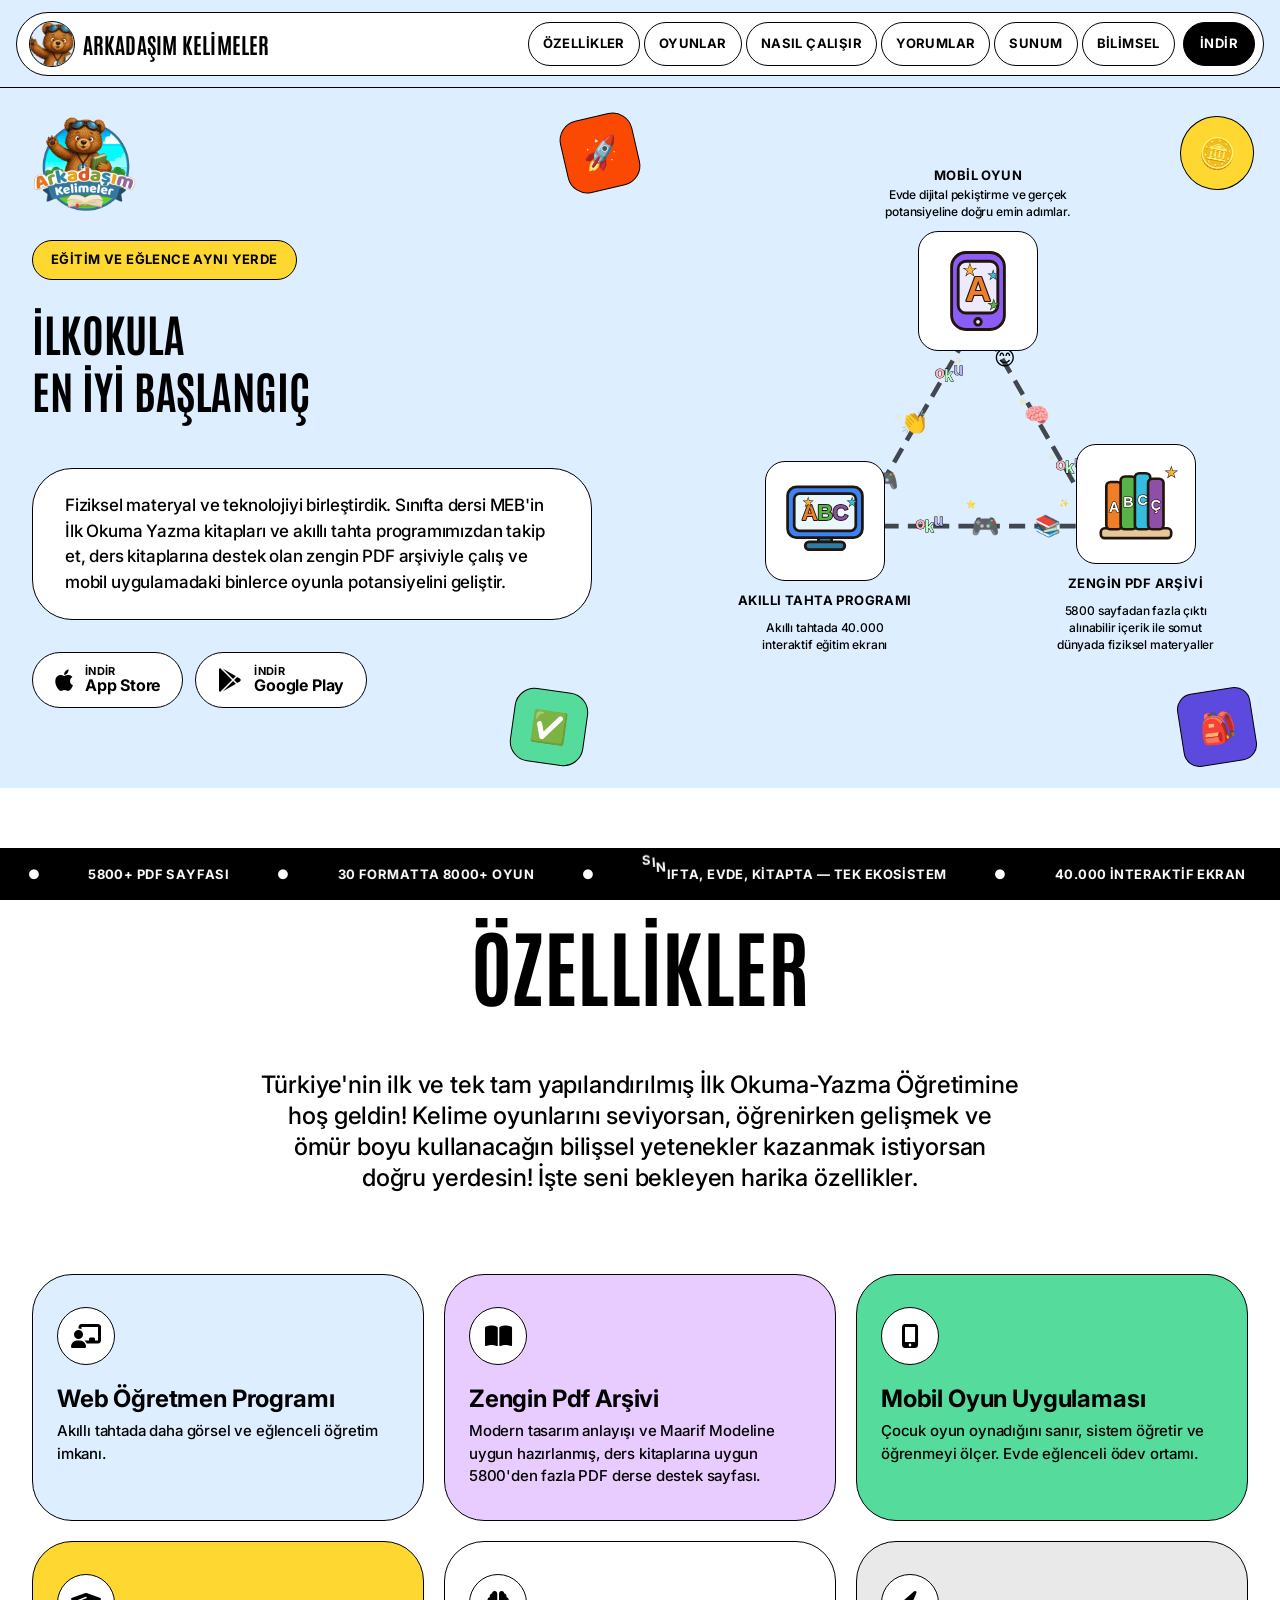
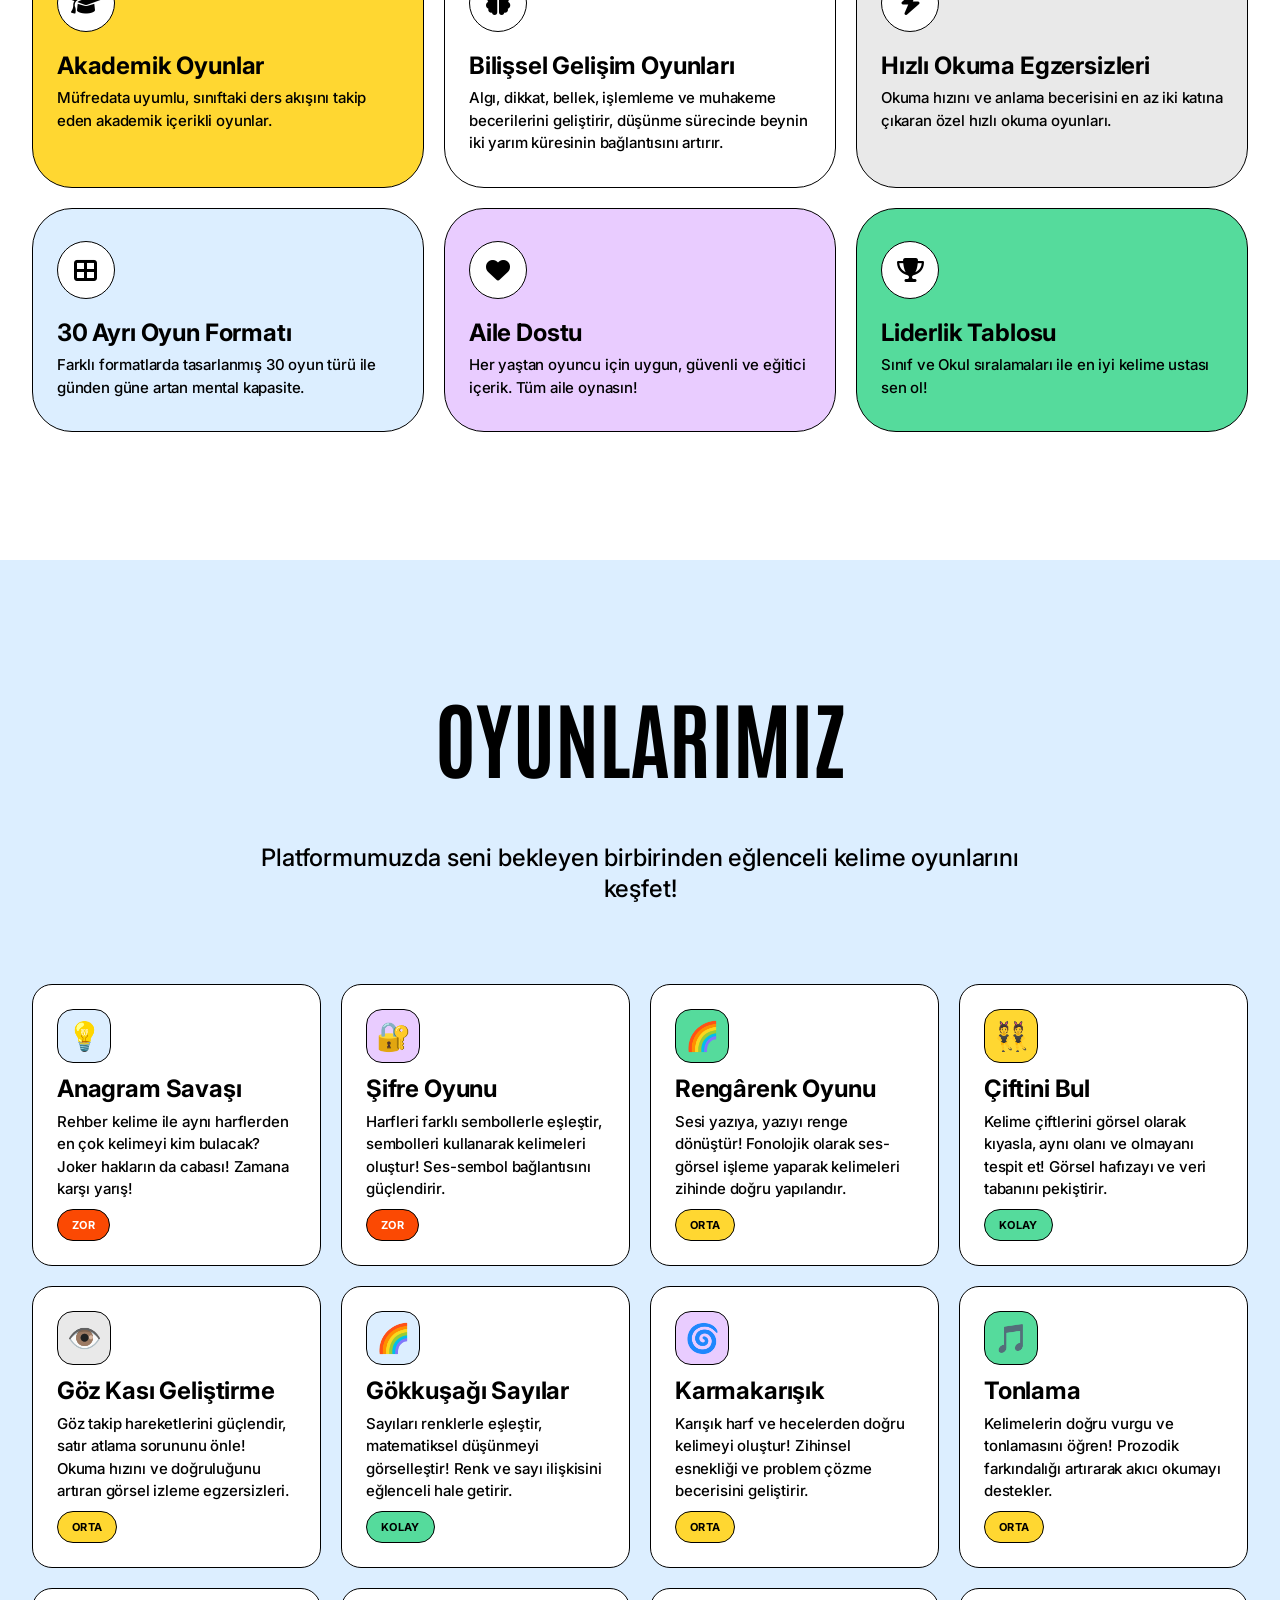
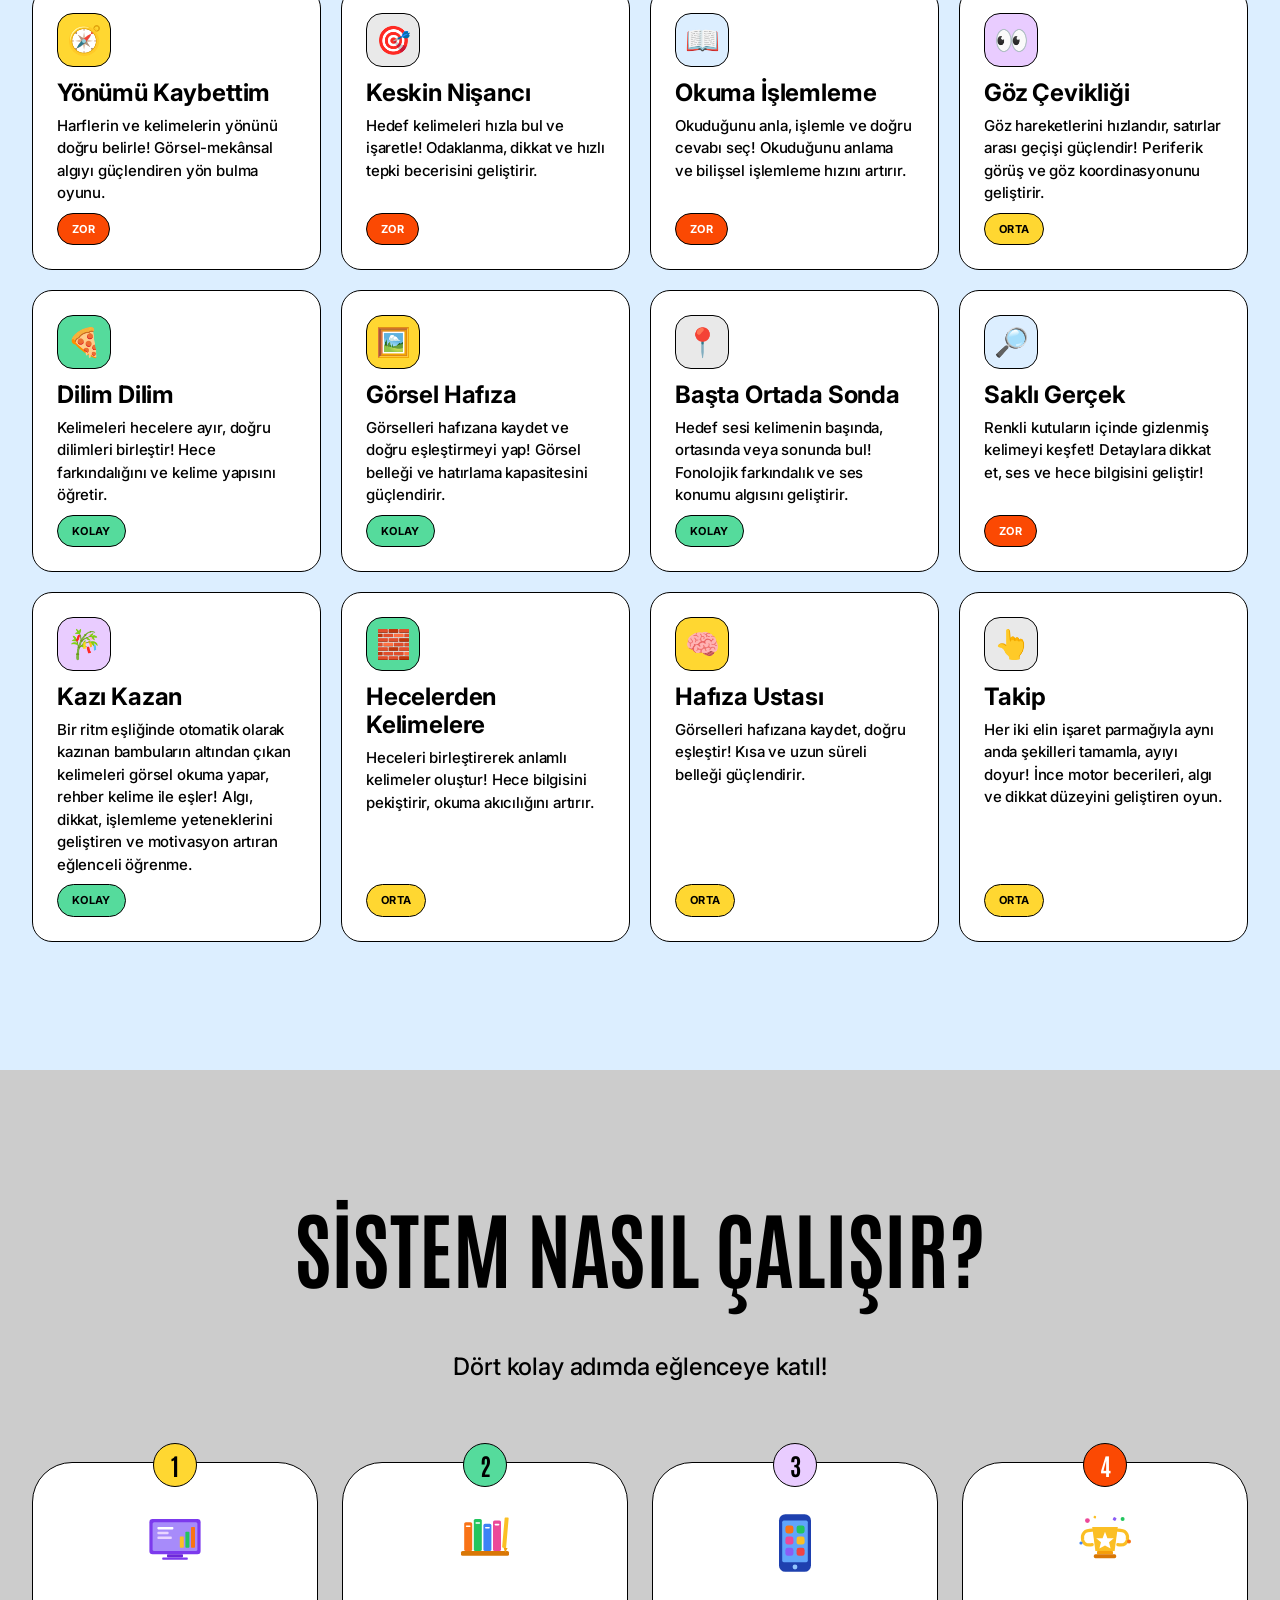
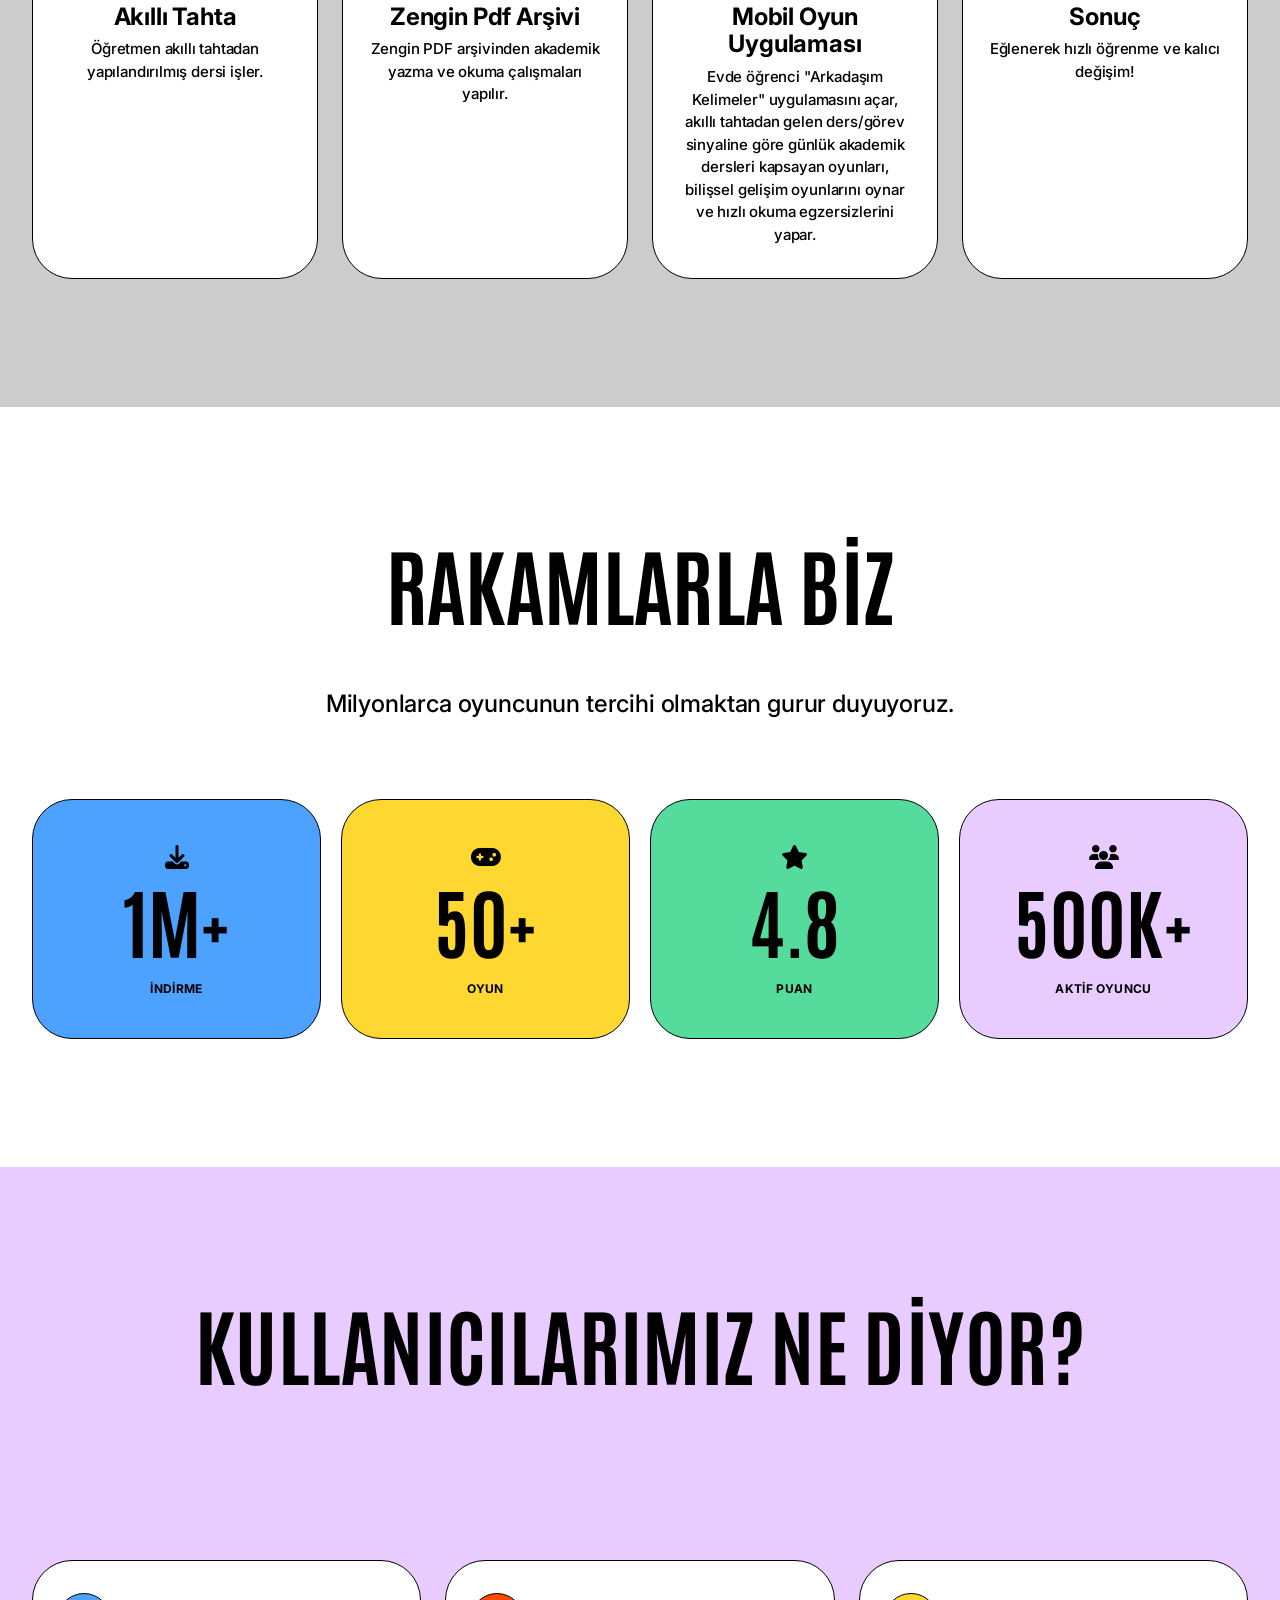
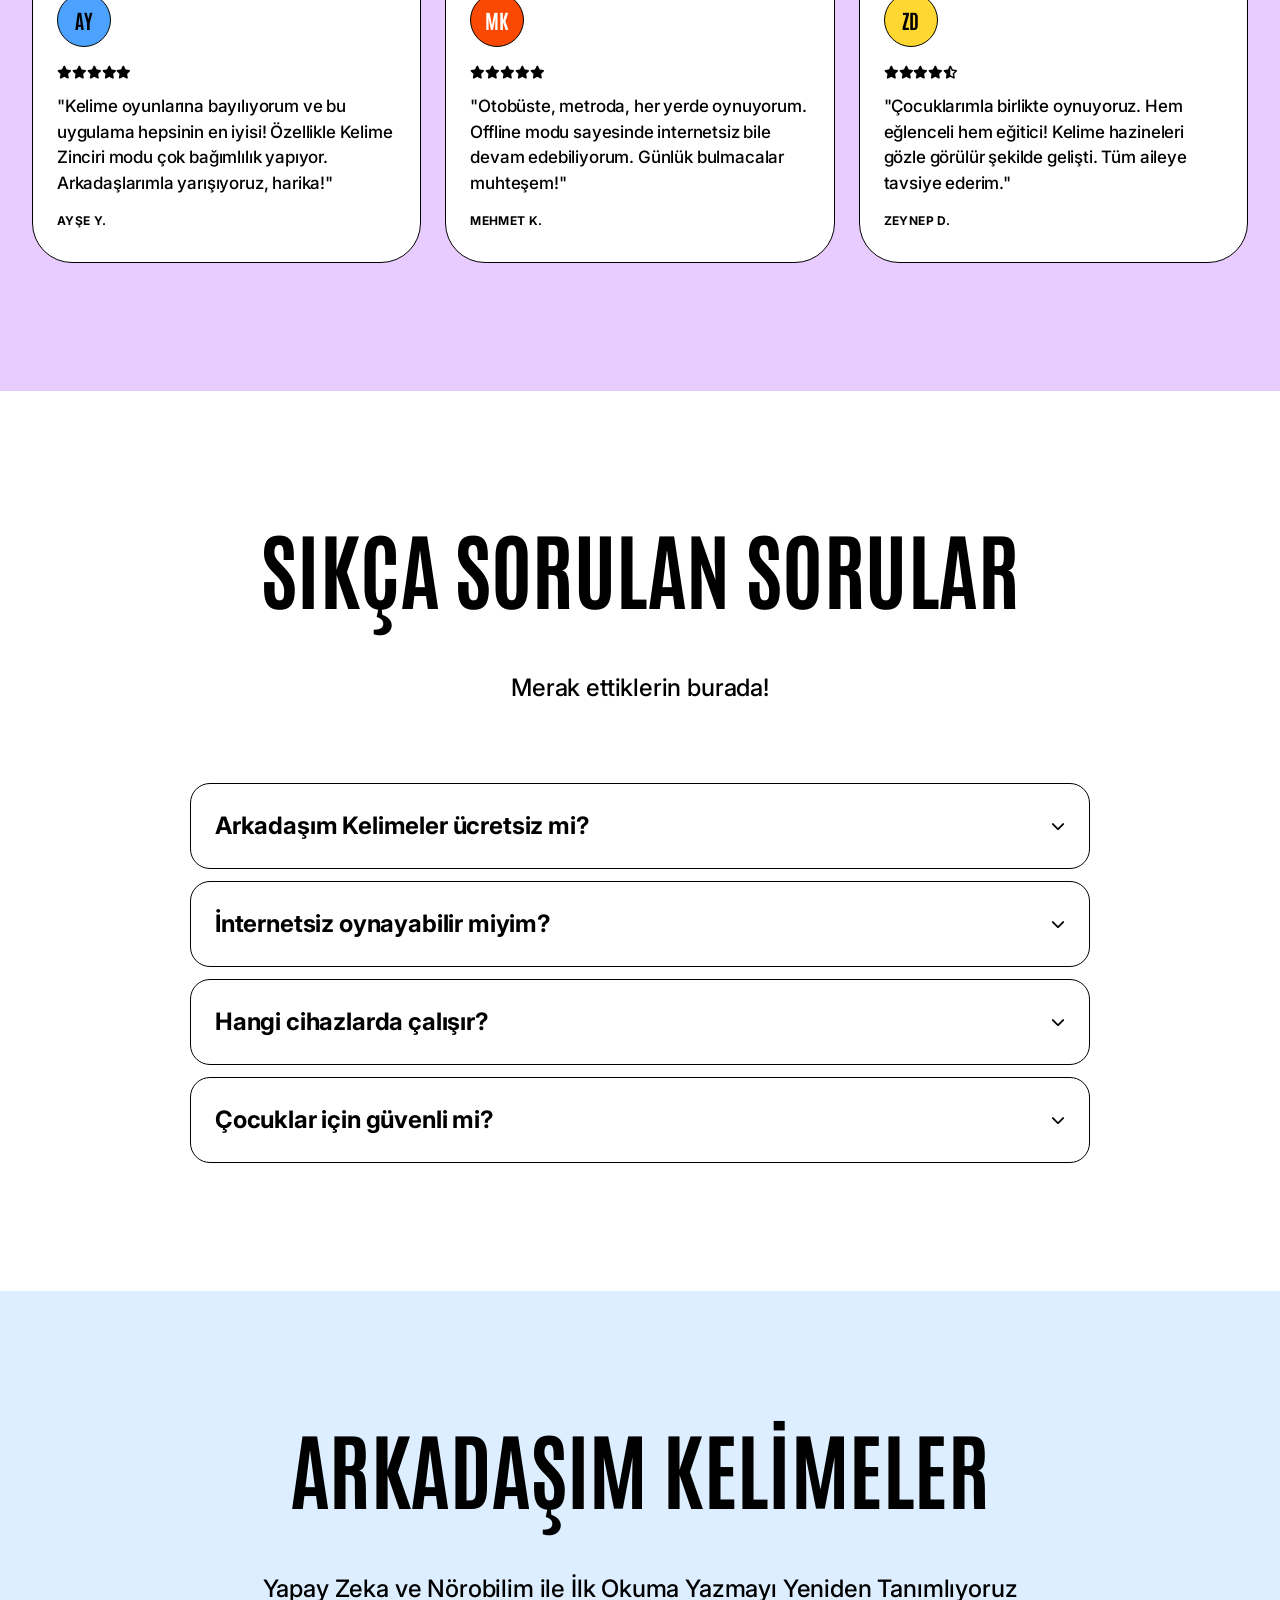
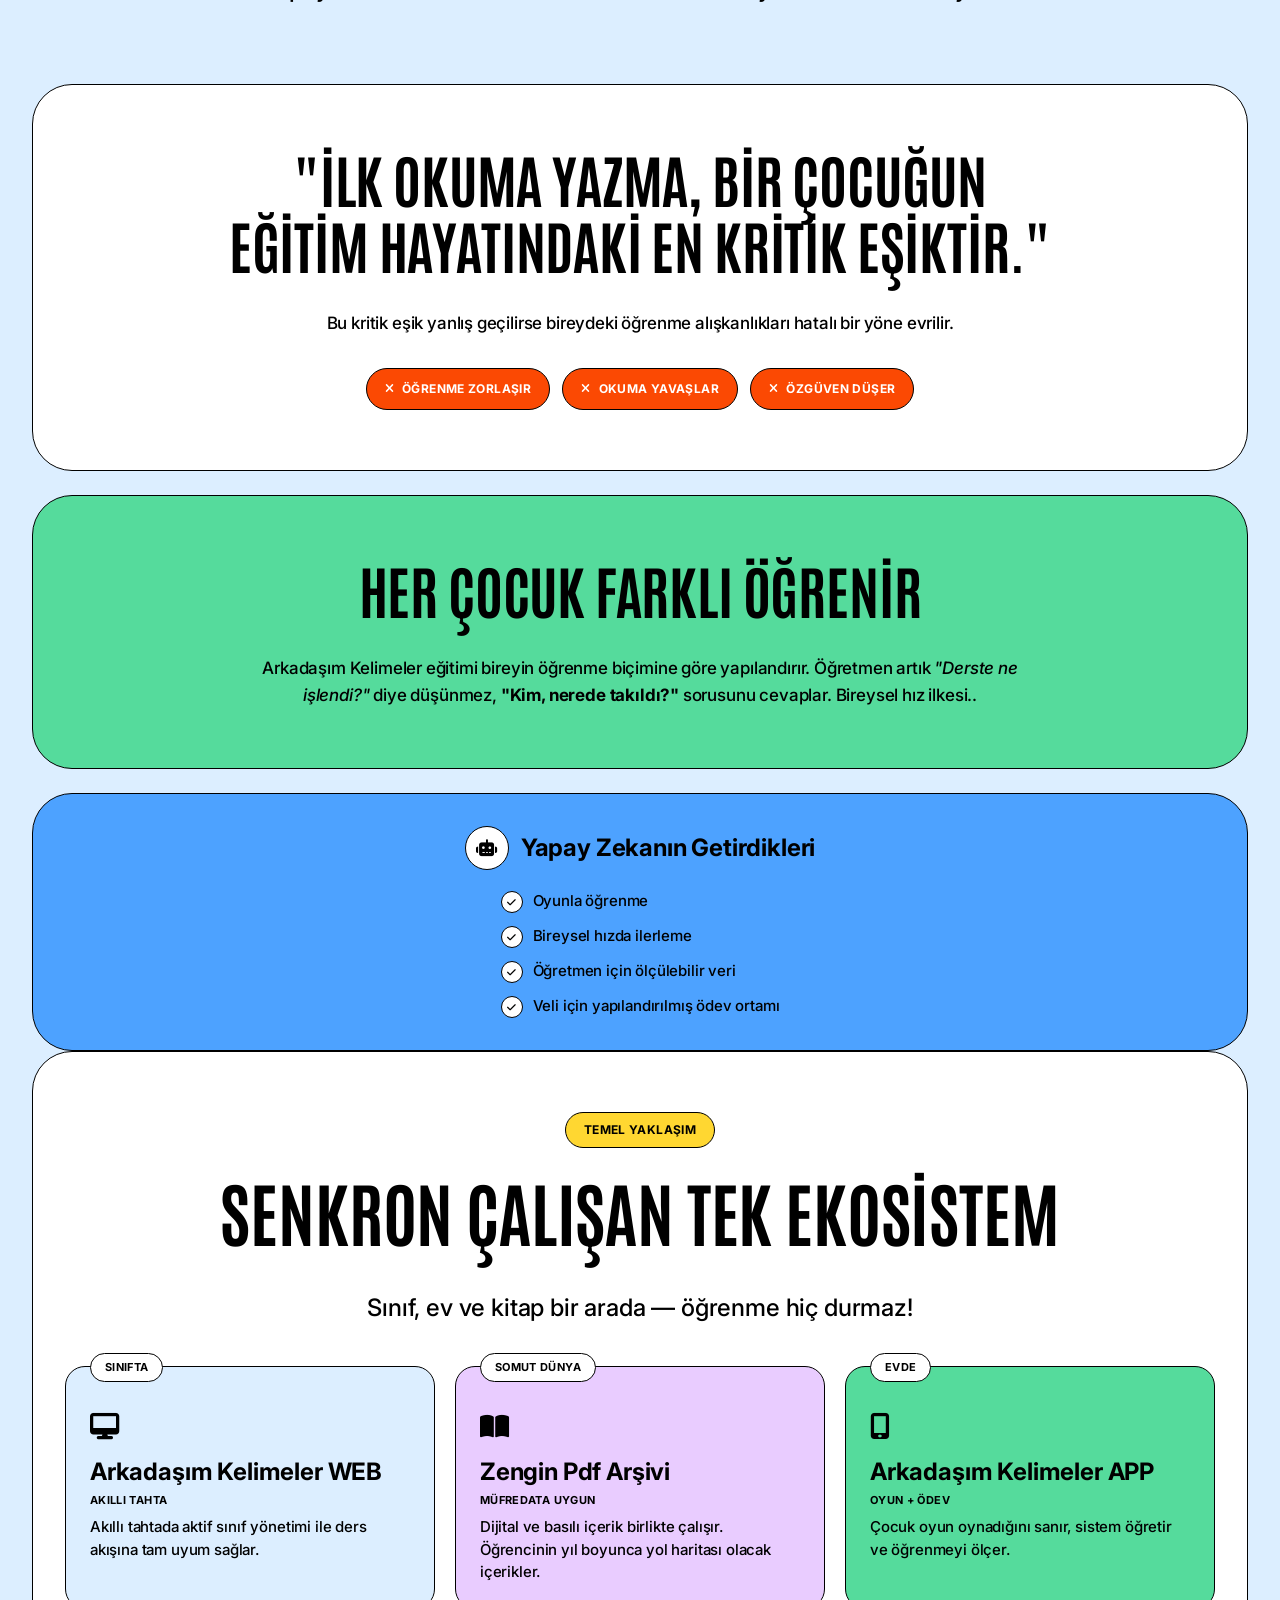
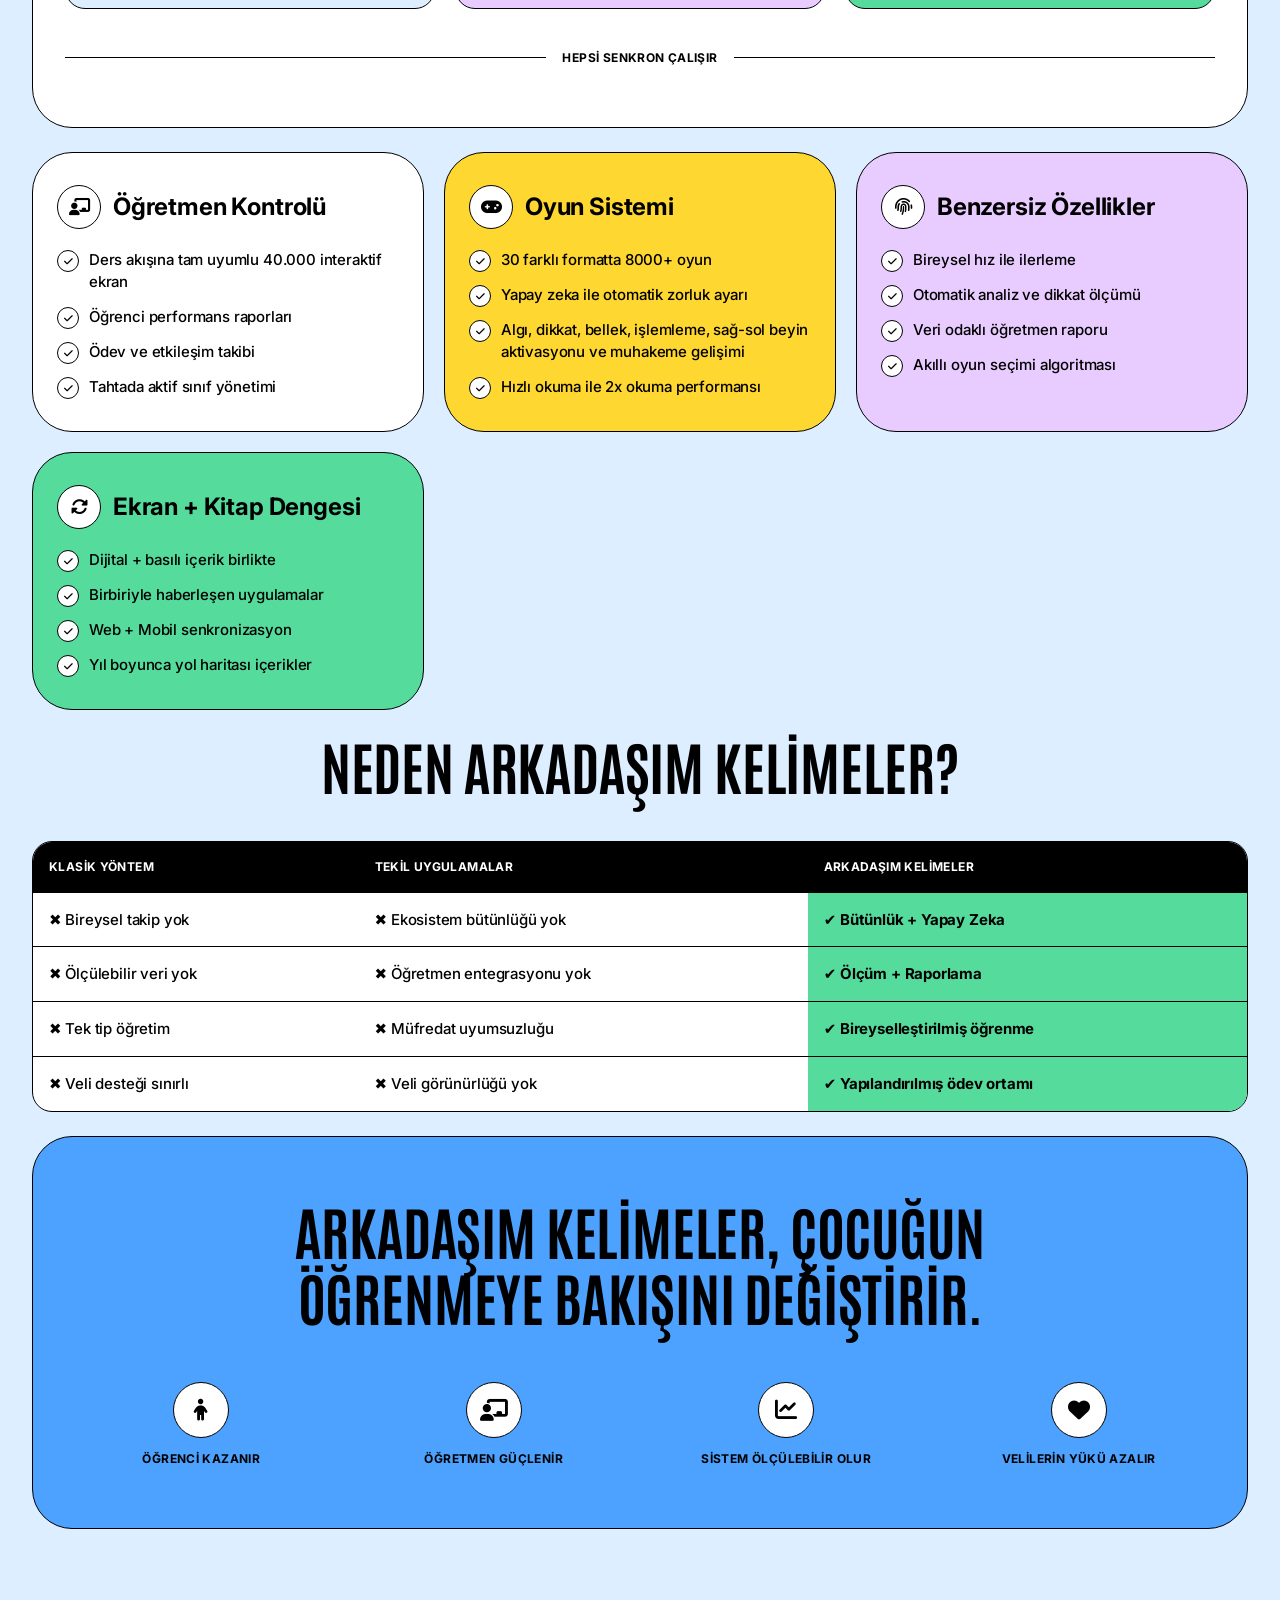
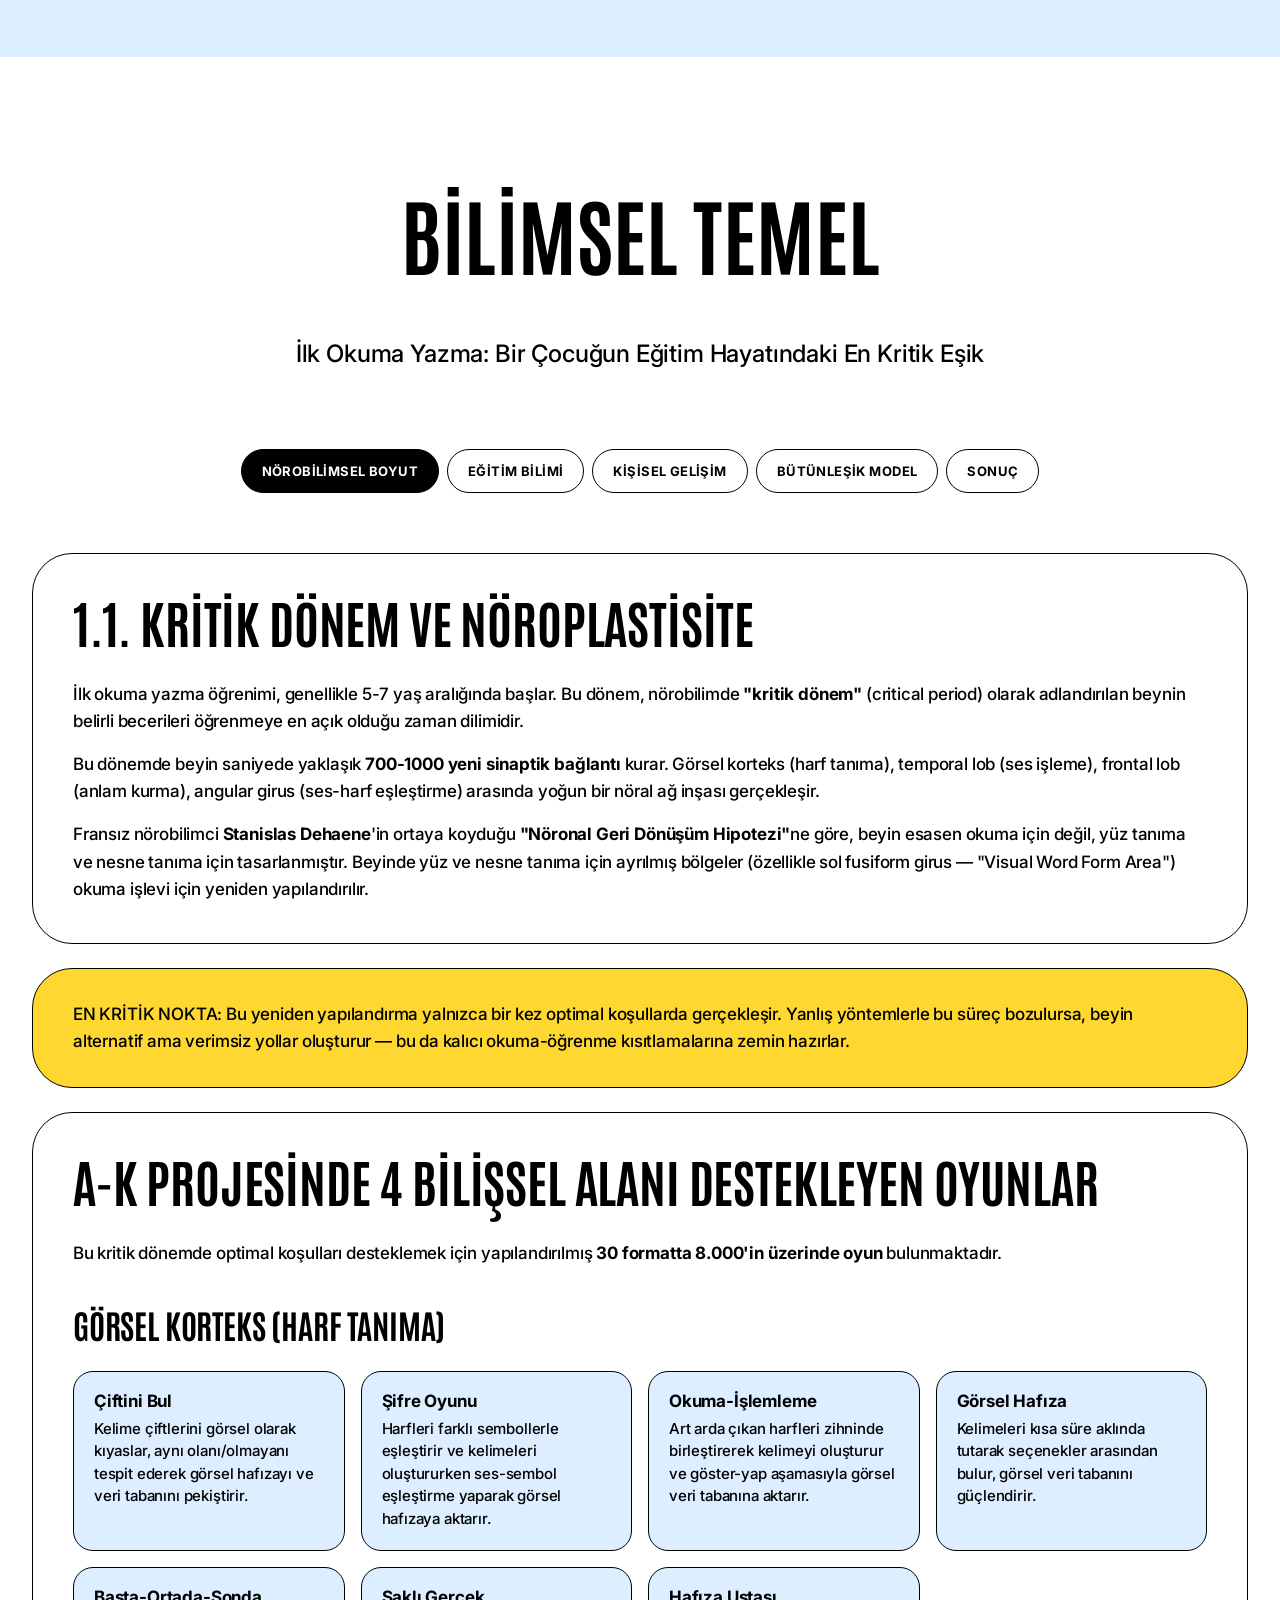
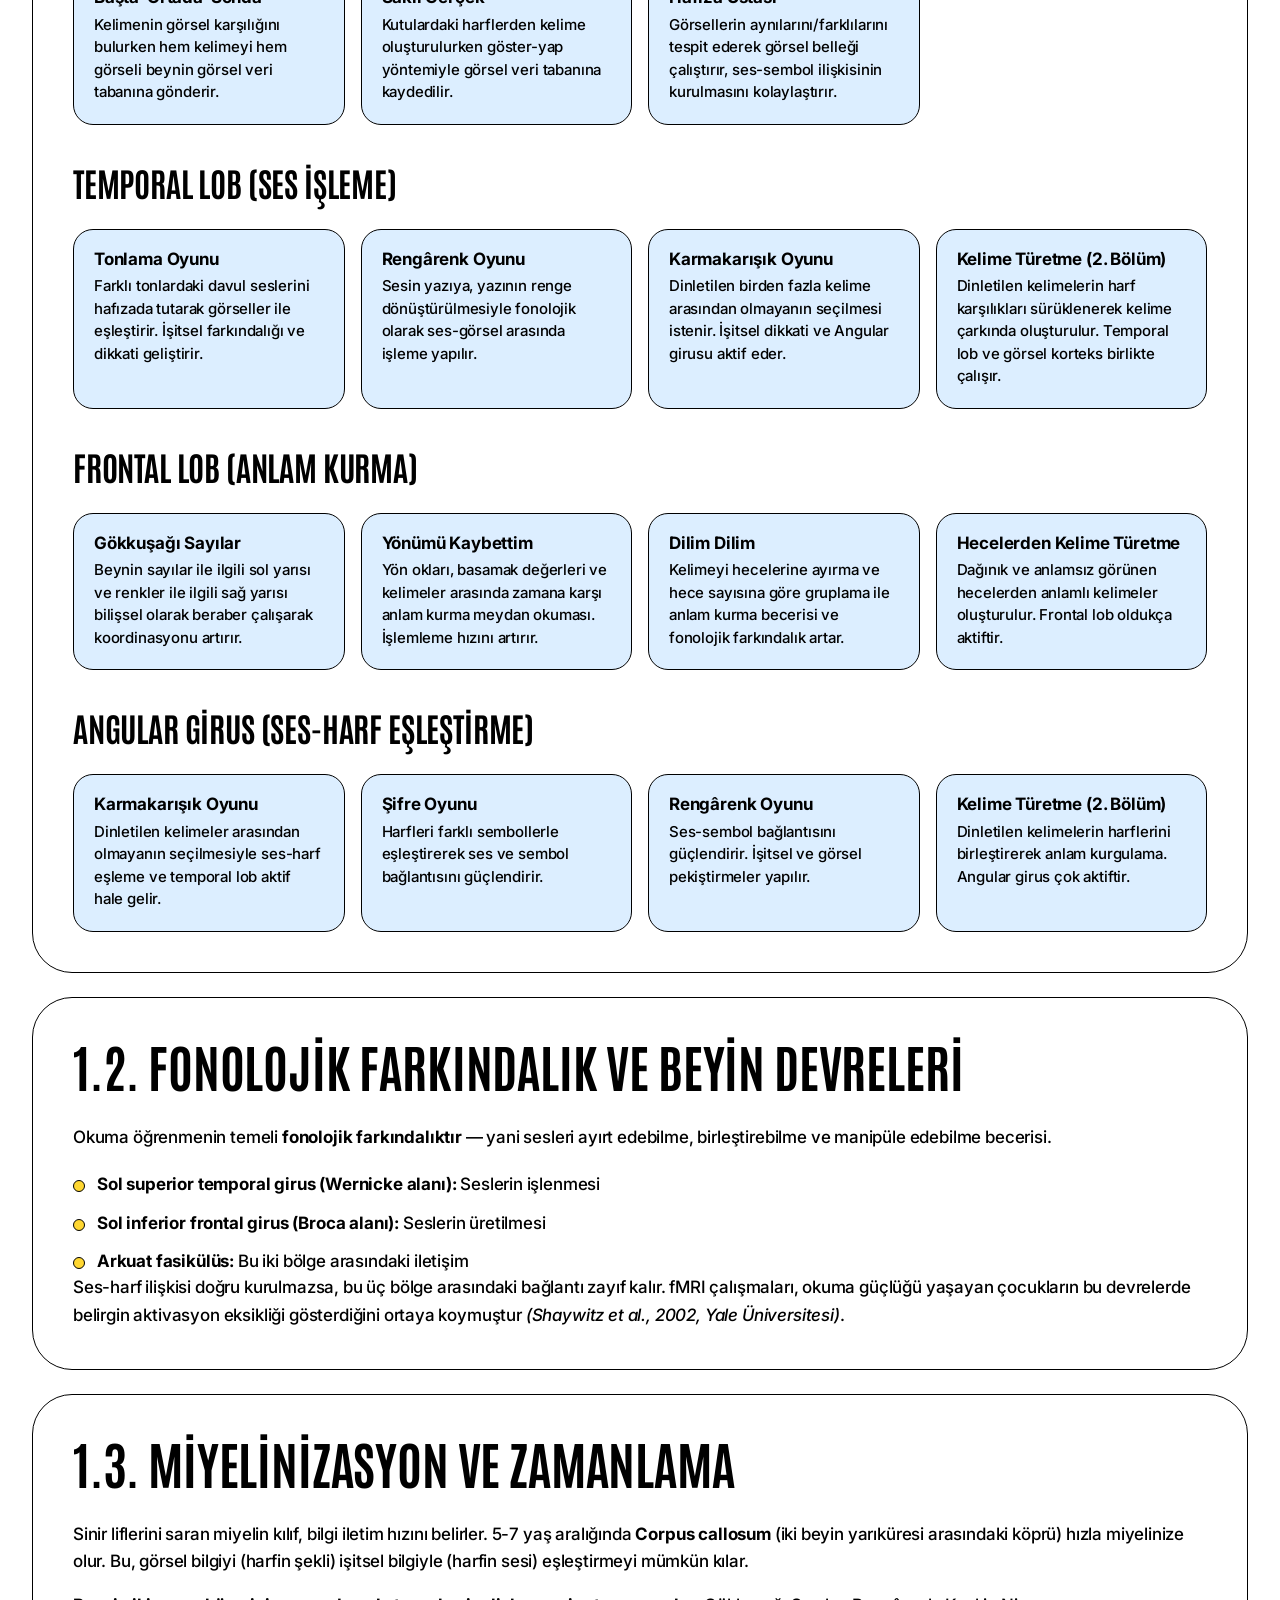
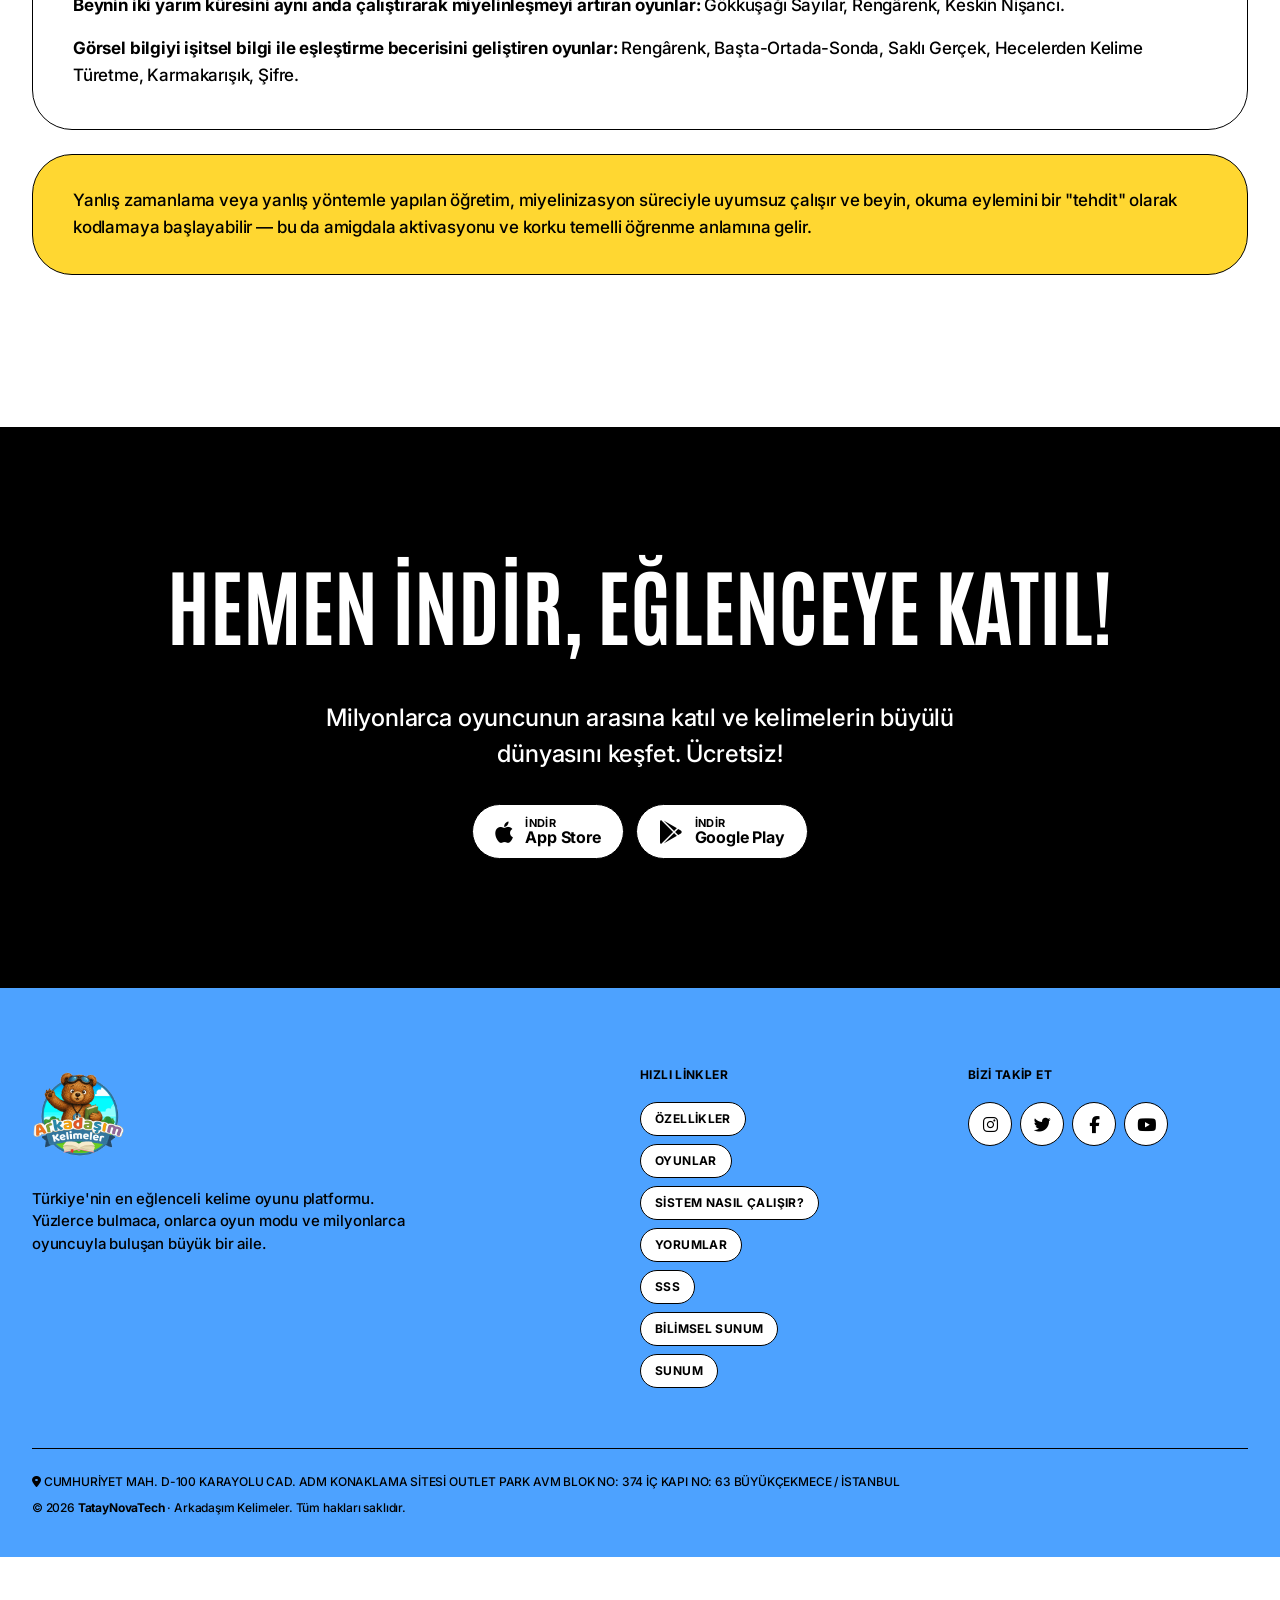
<file: index.html>
<!DOCTYPE html>
<html lang="tr">
<head>
    <meta charset="UTF-8">
    <meta name="viewport" content="width=device-width, initial-scale=1.0">
    <meta name="description" content="Arkadaşım Kelimeler — akıllı tahta programı, zengin PDF arşivi ve mobil oyun uygulamasıyla ilk okuma yazmayı eğlenceli hale getiren tek ekosistem.">
    <meta name="theme-color" content="#dceeff">
    <title>Arkadaşım Kelimeler - Kelimelerin Eğlenceli Dünyası!</title>
    <link rel="preconnect" href="https://fonts.googleapis.com">
    <link rel="preconnect" href="https://fonts.gstatic.com" crossorigin>
    <link href="https://fonts.googleapis.com/css2?family=Antonio:wght@600;700&family=Inter:wght@500;700&display=swap" rel="stylesheet">
    <link rel="stylesheet" href="https://cdnjs.cloudflare.com/ajax/libs/font-awesome/6.5.1/css/all.min.css">
    <link rel="stylesheet" href="style.css?v=17">
</head>
<body>

<div class="nav-backdrop" aria-hidden="true"></div>

<!-- MARQUEE -->
<div class="marquee" aria-hidden="true">
    <div class="marquee-track">
        <span>40.000 interaktif ekran</span><span>&#9679;</span><span>5800+ PDF sayfası</span><span>&#9679;</span><span>30 formatta 8000+ oyun</span><span>&#9679;</span><span>Sınıfta, evde, kitapta &mdash; tek ekosistem</span><span>&#9679;</span>
        <span>40.000 interaktif ekran</span><span>&#9679;</span><span>5800+ PDF sayfası</span><span>&#9679;</span><span>30 formatta 8000+ oyun</span><span>&#9679;</span><span>Sınıfta, evde, kitapta &mdash; tek ekosistem</span><span>&#9679;</span>
    </div>
</div>

<!-- NAV -->
<nav>
    <a href="#hero" class="nav-logo">
        <img src="bear-mascot.png?v=3" alt="" class="nav-bear" aria-hidden="true" width="46" height="46">
        <span>Arkadaşım Kelimeler</span>
    </a>
    <ul class="nav-links">
        <li><a href="#ozellikler">Özellikler</a></li>
        <li><a href="#oyunlar">Oyunlar</a></li>
        <li><a href="#nasil-oynanir">Nasıl Çalışır</a></li>
        <li><a href="#yorumlar">Yorumlar</a></li>
        <li><a href="#sunum">Sunum</a></li>
        <li><a href="#akademik">Bilimsel</a></li>
    </ul>
    <a href="#indir" class="btn btn-primary btn-sm nav-cta">İndir</a>
    <button class="hamburger" id="hamburger" aria-label="Menü" aria-expanded="false" aria-controls="mobileMenu">
        <span></span><span></span><span></span>
    </button>
</nav>
<div class="mobile-menu" id="mobileMenu">
    <a href="#ozellikler">Özellikler</a>
    <a href="#oyunlar">Oyunlar</a>
    <a href="#nasil-oynanir">Sistem Nasıl Çalışır?</a>
    <a href="#yorumlar">Yorumlar</a>
    <a href="#sss">SSS</a>
    <a href="#sunum">Sunum</a>
    <a href="#akademik">Bilimsel Sunum</a>
    <a href="#indir">İndir</a>
</div>

<!-- HERO -->
<section class="hero" id="hero">
    <svg class="hero-ribbon" viewBox="-200 0 1900 620" fill="none" aria-hidden="true">
        <defs>
            <filter id="grain" x="-10%" y="-10%" width="120%" height="120%">
                <feTurbulence type="fractalNoise" baseFrequency="0.8" numOctaves="3" result="n"/>
                <feColorMatrix in="n" type="saturate" values="0" result="d"/>
                <feComponentTransfer in="d" result="d2"><feFuncA type="linear" slope="0.34"/></feComponentTransfer>
                <feComposite in="d2" in2="SourceAlpha" operator="in" result="grainMasked"/>
                <feBlend in="SourceGraphic" in2="grainMasked" mode="multiply"/>
            </filter>
        </defs>
        <g filter="url(#grain)">
            <path d="M-60 452 C 210 452, 250 150, 470 150 S 720 452, 940 452 S 1230 140, 1420 190 C 1560 220, 1620 300, 1660 300"
                  stroke="#000" stroke-width="120" fill="none" stroke-linecap="round"/>
            <path d="M-60 452 C 210 452, 250 150, 470 150 S 720 452, 940 452 S 1230 140, 1420 190 C 1560 220, 1620 300, 1660 300"
                  stroke="#4da2ff" stroke-width="118" fill="none" stroke-linecap="round"/>
        </g>
    </svg>
    <span class="sticker sticker-rocket" aria-hidden="true">🚀</span>
    <span class="sticker sticker-coin" aria-hidden="true">🪙</span>
    <span class="sticker sticker-check" aria-hidden="true">✅</span>
    <span class="sticker sticker-wallet" aria-hidden="true">🎒</span>
    <div class="hero-content">
        <div class="hero-text fade-in">
            <img src="logo.png?v=11" alt="Arkadaşım Kelimeler" class="hero-logo">
            <div class="slogan">Eğitim ve eğlence aynı yerde</div>
            <h1>İlkokula<br>en iyi başlangıç</h1>
            <p>Fiziksel materyal ve teknolojiyi birleştirdik. Sınıfta dersi MEB'in İlk Okuma Yazma kitapları ve akıllı tahta programımızdan takip et, ders kitaplarına destek olan zengin PDF arşiviyle çalış ve mobil uygulamadaki binlerce oyunla potansiyelini geliştir.</p>
            <div class="store-buttons">
                <a href="#" class="store-btn">
                    <i class="fab fa-apple"></i>
                    <div class="btn-text">
                        <small>İndir</small>
                        <strong>App Store</strong>
                    </div>
                </a>
                <a href="#" class="store-btn">
                    <i class="fab fa-google-play"></i>
                    <div class="btn-text">
                        <small>İndir</small>
                        <strong>Google Play</strong>
                    </div>
                </a>
            </div>
        </div>
        <div class="hero-trio fade-in">
            <div class="trio-cycle">
                <!-- Connecting arrows -->
                <svg class="trio-arrows" viewBox="0 0 400 360" xmlns="http://www.w3.org/2000/svg">
                    <!-- Black dashed base lines (eşkenar üçgen): Akıllı Tahta → Zengin Pdf Arşivi → Mobil Oyun → Akıllı Tahta -->
                    <path d="M95 281 L305 281" stroke="#000" stroke-width="4" stroke-dasharray="14 8" fill="none" opacity="0.7" />
                    <path d="M305 281 L200 99" stroke="#000" stroke-width="4" stroke-dasharray="14 8" fill="none" opacity="0.7" />
                    <path d="M200 99 L95 281" stroke="#000" stroke-width="4" stroke-dasharray="14 8" fill="none" opacity="0.7" />
                    <!-- Path 1: Akıllı Tahta → Zengin Pdf Arşivi (4 ikon, eşit aralık) -->
                    <g class="flow-icon">
                        <animateMotion dur="4s" repeatCount="indefinite" begin="0s" path="M95,281 L305,281"/>
                        <g><animateTransform attributeName="transform" type="translate" values="0,0;0,-12;0,-2;0,-8;0,0" dur="0.6s" repeatCount="indefinite"/>
                            <text text-anchor="middle" dy="6" font-size="18">🧠</text></g>
                        <g><animate attributeName="opacity" values="0;1;0" dur="1.2s" repeatCount="indefinite"/>
                            <animateTransform attributeName="transform" type="translate" values="-14,-6;-14,-16;-14,-6" dur="1.2s" repeatCount="indefinite"/>
                            <text text-anchor="middle" font-size="7">✨</text></g>
                    </g>
                    <g class="flow-icon">
                        <animateMotion dur="4s" repeatCount="indefinite" begin="1s" path="M95,281 L305,281"/>
                        <g><animateTransform attributeName="transform" type="translate" values="-3,0;3,0;-2,0;2,0;0,0" dur="0.4s" repeatCount="indefinite"/>
                            <text text-anchor="middle" dy="6" font-size="18">📚</text></g>
                        <g><animate attributeName="opacity" values="0;1;0" dur="1.4s" repeatCount="indefinite" begin="0.6s"/>
                            <animateTransform attributeName="transform" type="translate" values="12,-8;16,-18;12,-8" dur="1.4s" repeatCount="indefinite" begin="0.6s"/>
                            <text text-anchor="middle" font-size="7">✨</text></g>
                    </g>
                    <g class="flow-icon">
                        <animateMotion dur="4s" repeatCount="indefinite" begin="2s" path="M95,281 L305,281"/>
                        <g><animateTransform attributeName="transform" type="scale" values="1;1.35;1" dur="0.8s" repeatCount="indefinite"/>
                            <text text-anchor="middle" dy="6" font-size="18">🎮</text></g>
                        <g><animate attributeName="opacity" values="0;1;0" dur="1.2s" repeatCount="indefinite"/>
                            <animateTransform attributeName="transform" type="translate" values="-12,-8;-12,-18;-12,-8" dur="1.2s" repeatCount="indefinite"/>
                            <text text-anchor="middle" font-size="7">⭐</text></g>
                    </g>
                    <g class="flow-icon">
                        <animateMotion dur="4s" repeatCount="indefinite" begin="3s" path="M95,281 L305,281"/>
                        <g>
                            <text x="-8" dy="6" font-size="14" font-weight="bold" fill="#FFB3BA" stroke="#000" stroke-width="0.72" paint-order="stroke" font-family="'Nunito', sans-serif">o<animateTransform attributeName="transform" type="translate" values="0,0;0,-8;0,0" dur="0.5s" repeatCount="indefinite" begin="0s"/></text>
                            <text x="0" dy="6" font-size="14" font-weight="bold" fill="#BAFFC9" stroke="#000" stroke-width="0.72" paint-order="stroke" font-family="'Nunito', sans-serif">k<animateTransform attributeName="transform" type="translate" values="0,0;0,-8;0,0" dur="0.5s" repeatCount="indefinite" begin="0.15s"/></text>
                            <text x="8" dy="6" font-size="14" font-weight="bold" fill="#BAB3FF" stroke="#000" stroke-width="0.72" paint-order="stroke" font-family="'Nunito', sans-serif">u<animateTransform attributeName="transform" type="translate" values="0,0;0,-8;0,0" dur="0.5s" repeatCount="indefinite" begin="0.3s"/></text>
                        </g>
                        <g><animate attributeName="opacity" values="0;1;0" dur="1s" repeatCount="indefinite" begin="0.2s"/>
                            <animateTransform attributeName="transform" type="translate" values="12,-6;12,-14;12,-6" dur="1s" repeatCount="indefinite" begin="0.2s"/>
                            <text text-anchor="middle" font-size="6">✨</text></g>
                    </g>
                    <!-- Path 2: Zengin Pdf Arşivi → Mobil Oyun (4 ikon, eşit aralık) -->
                    <g class="flow-icon">
                        <animateMotion dur="4s" repeatCount="indefinite" begin="0s" path="M305,281 L200,99"/>
                        <g><animateTransform attributeName="transform" type="scale" values="1;1.35;1" dur="0.8s" repeatCount="indefinite"/>
                            <text text-anchor="middle" dy="6" font-size="18">👏</text></g>
                        <g><animate attributeName="opacity" values="0;1;0" dur="1s" repeatCount="indefinite"/>
                            <animateTransform attributeName="transform" type="translate" values="-14,-4;-14,-14;-14,-4" dur="1s" repeatCount="indefinite"/>
                            <text text-anchor="middle" font-size="7">✨</text></g>
                    </g>
                    <g class="flow-icon">
                        <animateMotion dur="4s" repeatCount="indefinite" begin="1s" path="M305,281 L200,99"/>
                        <g><animateTransform attributeName="transform" type="translate" values="0,0;0,-12;0,-2;0,-8;0,0" dur="0.6s" repeatCount="indefinite"/>
                            <text text-anchor="middle" dy="6" font-size="18">😊</text></g>
                        <g><animate attributeName="opacity" values="0;1;0" dur="1.2s" repeatCount="indefinite" begin="0.2s"/>
                            <animateTransform attributeName="transform" type="translate" values="14,-6;14,-16;14,-6" dur="1.2s" repeatCount="indefinite" begin="0.2s"/>
                            <text text-anchor="middle" font-size="6">✨</text></g>
                    </g>
                    <g class="flow-icon">
                        <animateMotion dur="4s" repeatCount="indefinite" begin="2s" path="M305,281 L200,99"/>
                        <g><animateTransform attributeName="transform" type="translate" values="-3,0;3,0;-2,0;2,0;0,0" dur="0.4s" repeatCount="indefinite"/>
                            <text text-anchor="middle" dy="6" font-size="18">🧠</text></g>
                        <g><animate attributeName="opacity" values="0;1;0" dur="1s" repeatCount="indefinite"/>
                            <animateTransform attributeName="transform" type="translate" values="-10,-8;-10,-18;-10,-8" dur="1s" repeatCount="indefinite"/>
                            <text text-anchor="middle" font-size="7">⭐</text></g>
                    </g>
                    <g class="flow-icon">
                        <animateMotion dur="4s" repeatCount="indefinite" begin="3s" path="M305,281 L200,99"/>
                        <g>
                            <text x="-8" dy="6" font-size="14" font-weight="bold" fill="#FFB3BA" stroke="#000" stroke-width="0.72" paint-order="stroke" font-family="'Nunito', sans-serif">o<animateTransform attributeName="transform" type="translate" values="0,0;0,-8;0,0" dur="0.5s" repeatCount="indefinite" begin="0s"/></text>
                            <text x="0" dy="6" font-size="14" font-weight="bold" fill="#BAFFC9" stroke="#000" stroke-width="0.72" paint-order="stroke" font-family="'Nunito', sans-serif">k<animateTransform attributeName="transform" type="translate" values="0,0;0,-8;0,0" dur="0.5s" repeatCount="indefinite" begin="0.15s"/></text>
                            <text x="8" dy="6" font-size="14" font-weight="bold" fill="#BAB3FF" stroke="#000" stroke-width="0.72" paint-order="stroke" font-family="'Nunito', sans-serif">u<animateTransform attributeName="transform" type="translate" values="0,0;0,-8;0,0" dur="0.5s" repeatCount="indefinite" begin="0.3s"/></text>
                        </g>
                        <g><animate attributeName="opacity" values="0;1;0" dur="1.2s" repeatCount="indefinite" begin="0.4s"/>
                            <animateTransform attributeName="transform" type="translate" values="-12,-6;-12,-14;-12,-6" dur="1.2s" repeatCount="indefinite" begin="0.4s"/>
                            <text text-anchor="middle" font-size="6">⭐</text></g>
                    </g>
                    <!-- Path 3: Mobil Oyun → Akıllı Tahta (4 ikon, eşit aralık) -->
                    <g class="flow-icon">
                        <animateMotion dur="4s" repeatCount="indefinite" begin="0s" path="M200,99 L95,281"/>
                        <g><animateTransform attributeName="transform" type="translate" values="-3,0;3,0;-2,0;2,0;0,0" dur="0.4s" repeatCount="indefinite"/>
                            <text text-anchor="middle" dy="6" font-size="18">📚</text></g>
                        <g><animate attributeName="opacity" values="0;1;0" dur="1.2s" repeatCount="indefinite"/>
                            <animateTransform attributeName="transform" type="translate" values="14,-6;14,-16;14,-6" dur="1.2s" repeatCount="indefinite"/>
                            <text text-anchor="middle" font-size="7">✨</text></g>
                    </g>
                    <g class="flow-icon">
                        <animateMotion dur="4s" repeatCount="indefinite" begin="1s" path="M200,99 L95,281"/>
                        <g><animateTransform attributeName="transform" type="scale" values="1;1.35;1" dur="0.8s" repeatCount="indefinite"/>
                            <text text-anchor="middle" dy="6" font-size="18">🎮</text></g>
                        <g><animate attributeName="opacity" values="0;1;0" dur="1s" repeatCount="indefinite"/>
                            <animateTransform attributeName="transform" type="translate" values="-12,-8;-12,-18;-12,-8" dur="1s" repeatCount="indefinite"/>
                            <text text-anchor="middle" font-size="7">⭐</text></g>
                    </g>
                    <g class="flow-icon">
                        <animateMotion dur="4s" repeatCount="indefinite" begin="2s" path="M200,99 L95,281"/>
                        <g><animateTransform attributeName="transform" type="translate" values="0,0;0,-12;0,-2;0,-8;0,0" dur="0.6s" repeatCount="indefinite"/>
                            <text text-anchor="middle" dy="6" font-size="18">👏</text></g>
                        <g><animate attributeName="opacity" values="0;1;0" dur="1.4s" repeatCount="indefinite"/>
                            <animateTransform attributeName="transform" type="translate" values="-14,-6;-14,-16;-14,-6" dur="1.4s" repeatCount="indefinite"/>
                            <text text-anchor="middle" font-size="7">⭐</text></g>
                    </g>
                    <g class="flow-icon">
                        <animateMotion dur="4s" repeatCount="indefinite" begin="3s" path="M200,99 L95,281"/>
                        <g>
                            <text x="-8" dy="6" font-size="14" font-weight="bold" fill="#FFB3BA" stroke="#000" stroke-width="0.72" paint-order="stroke" font-family="'Nunito', sans-serif">o<animateTransform attributeName="transform" type="translate" values="0,0;0,-8;0,0" dur="0.5s" repeatCount="indefinite" begin="0s"/></text>
                            <text x="0" dy="6" font-size="14" font-weight="bold" fill="#BAFFC9" stroke="#000" stroke-width="0.72" paint-order="stroke" font-family="'Nunito', sans-serif">k<animateTransform attributeName="transform" type="translate" values="0,0;0,-8;0,0" dur="0.5s" repeatCount="indefinite" begin="0.15s"/></text>
                            <text x="8" dy="6" font-size="14" font-weight="bold" fill="#BAB3FF" stroke="#000" stroke-width="0.72" paint-order="stroke" font-family="'Nunito', sans-serif">u<animateTransform attributeName="transform" type="translate" values="0,0;0,-8;0,0" dur="0.5s" repeatCount="indefinite" begin="0.3s"/></text>
                        </g>
                        <g><animate attributeName="opacity" values="0;1;0" dur="1s" repeatCount="indefinite" begin="0.3s"/>
                            <animateTransform attributeName="transform" type="translate" values="12,-8;12,-16;12,-8" dur="1s" repeatCount="indefinite" begin="0.3s"/>
                            <text text-anchor="middle" font-size="6">✨</text></g>
                    </g>
                </svg>
                <!-- Mobil App -->
                <div class="trio-item trio-top">
                    <div class="trio-text-right">
                        <div class="trio-label">Mobil Oyun</div>
                        <div class="trio-desc">Evde dijital pekiştirme ve gerçek potansiyeline doğru emin adımlar.</div>
                    </div>
                    <a href="#bilissel-oyunlar" class="trio-icon-wrap trio-app">
                        <svg viewBox="0 0 80 80" class="trio-svg-icon">
                            <!-- Sticker tablet: ink keyline, saturated fills -->
                            <g stroke="#20160c" stroke-width="2.6" stroke-linejoin="round">
                                <rect x="16" y="5" width="48" height="70" rx="13" fill="#8b5cf6"/>
                                <rect x="22" y="13" width="36" height="47" rx="7" fill="#ede9fe"/>
                                <circle cx="40" cy="68" r="3" fill="#ede9fe"/>
                            </g>
                            <!-- Chunky orange A (echoes the logo "A") -->
                            <text x="40" y="49" text-anchor="middle" font-family="'Baloo 2','Nunito',sans-serif" font-weight="800" font-size="32" fill="#EF7E28" stroke="#20160c" stroke-width="2" paint-order="stroke" stroke-linejoin="round">A</text>
                            <!-- Outlined stars -->
                            <text x="26" y="25" font-size="12" fill="#F9B233" stroke="#20160c" stroke-width="0.9" paint-order="stroke">★</text>
                            <text x="49" y="29" font-size="9" fill="#33BEE0" stroke="#20160c" stroke-width="0.9" paint-order="stroke">★</text>
                            <text x="49" y="56" font-size="10" fill="#57B24A" stroke="#20160c" stroke-width="0.9" paint-order="stroke">★</text>
                        </svg>
                    </a>
                </div>
                <!-- Zengin Pdf Arşivi -->
                <div class="trio-item trio-right">
                    <a href="#ekosistem" class="trio-icon-wrap trio-book">
                        <svg viewBox="0 0 80 80" class="trio-svg-icon">
                            <!-- Sticker book stack: ink keyline, logo-letter colours -->
                            <g stroke="#20160c" stroke-width="2.4" stroke-linejoin="round">
                                <rect x="8" y="62" width="64" height="9" rx="3.5" fill="#E7C79A"/>
                                <rect x="13" y="20" width="14" height="43" rx="4" fill="#EF7E28"/>
                                <rect x="26" y="15" width="14" height="48" rx="4" fill="#57B24A"/>
                                <rect x="39" y="12" width="14" height="51" rx="4" fill="#33BEE0"/>
                                <rect x="51" y="17" width="14" height="46" rx="4" fill="#8E4FA8"/>
                            </g>
                            <g font-family="'Baloo 2','Nunito',sans-serif" font-weight="800" text-anchor="middle" fill="#fff" stroke="#20160c" stroke-width="1.1" paint-order="stroke" stroke-linejoin="round">
                                <text x="20" y="47" font-size="13">A</text>
                                <text x="33" y="43" font-size="13">B</text>
                                <text x="46" y="41" font-size="13">C</text>
                                <text x="58" y="45" font-size="13">Ç</text>
                            </g>
                            <text x="66" y="15" font-size="11" fill="#F9B233" stroke="#20160c" stroke-width="0.9" paint-order="stroke">★</text>
                        </svg>
                    </a>
                    <div class="trio-label">Zengin Pdf Arşivi</div>
                    <div class="trio-desc">5800 sayfadan fazla çıktı alınabilir içerik ile somut dünyada fiziksel materyaller</div>
                </div>
                <!-- Web Programı -->
                <div class="trio-item trio-left">
                    <a href="#ekosistem" class="trio-icon-wrap trio-web">
                        <svg viewBox="0 0 80 80" class="trio-svg-icon">
                            <!-- Sticker smart board: ink keyline -->
                            <g stroke="#20160c" stroke-width="2.5" stroke-linejoin="round">
                                <rect x="34" y="52" width="12" height="8" fill="#2E7BA6"/>
                                <rect x="22" y="59" width="36" height="7" rx="3.5" fill="#2E7BA6"/>
                                <rect x="6" y="9" width="68" height="46" rx="8" fill="#3B82F6"/>
                                <rect x="12" y="15" width="56" height="34" rx="5" fill="#EAF7FC"/>
                            </g>
                            <!-- Colourful ABC -->
                            <g font-family="'Baloo 2','Nunito',sans-serif" font-weight="800" text-anchor="middle" stroke="#20160c" stroke-width="1.6" paint-order="stroke" stroke-linejoin="round" font-size="20">
                                <text x="26" y="39" fill="#EF7E28">A</text>
                                <text x="40" y="39" fill="#57B24A">B</text>
                                <text x="54" y="39" fill="#8E4FA8">C</text>
                            </g>
                            <text x="20" y="26" font-size="9" fill="#F9B233" stroke="#20160c" stroke-width="0.8" paint-order="stroke">★</text>
                            <text x="60" y="26" font-size="9" fill="#33BEE0" stroke="#20160c" stroke-width="0.8" paint-order="stroke">★</text>
                        </svg>
                    </a>
                    <div class="trio-label">Akıllı Tahta Programı</div>
                    <div class="trio-desc">Akıllı tahtada 40.000 interaktif eğitim ekranı</div>
                </div>
            </div>
        </div>
    </div>
</section>

<!-- FEATURES -->
<section id="ozellikler" class="band-white">
    <div class="container">
        <h2 class="section-title fade-in">Özellikler</h2>
        <p class="section-subtitle fade-in">Türkiye'nin ilk ve tek tam yapılandırılmış İlk Okuma-Yazma Öğretimine hoş geldin! Kelime oyunlarını seviyorsan, öğrenirken gelişmek ve ömür boyu kullanacağın bilişsel yetenekler kazanmak istiyorsan doğru yerdesin! İşte seni bekleyen harika özellikler.</p>
        <div class="features-grid">
            <div class="feature-card fade-in">
                <div class="feature-icon"><i class="fas fa-chalkboard-teacher"></i></div>
                <h3>Web Öğretmen Programı</h3>
                <p>Akıllı tahtada daha görsel ve eğlenceli öğretim imkanı.</p>
            </div>
            <div class="feature-card fade-in">
                <div class="feature-icon"><i class="fas fa-book-open"></i></div>
                <h3>Zengin Pdf Arşivi</h3>
                <p>Modern tasarım anlayışı ve Maarif Modeline uygun hazırlanmış, ders kitaplarına uygun 5800'den fazla PDF derse destek sayfası.</p>
            </div>
            <div class="feature-card fade-in">
                <div class="feature-icon"><i class="fas fa-mobile-alt"></i></div>
                <h3>Mobil Oyun Uygulaması</h3>
                <p>Çocuk oyun oynadığını sanır, sistem öğretir ve öğrenmeyi ölçer. Evde eğlenceli ödev ortamı.</p>
            </div>
            <div class="feature-card fade-in">
                <div class="feature-icon"><i class="fas fa-graduation-cap"></i></div>
                <h3>Akademik Oyunlar</h3>
                <p>Müfredata uyumlu, sınıftaki ders akışını takip eden akademik içerikli oyunlar.</p>
            </div>
            <div class="feature-card fade-in">
                <div class="feature-icon"><i class="fas fa-brain"></i></div>
                <h3>Bilişsel Gelişim Oyunları</h3>
                <p>Algı, dikkat, bellek, işlemleme ve muhakeme becerilerini geliştirir, düşünme sürecinde beynin iki yarım küresinin bağlantısını artırır.</p>
            </div>
            <div class="feature-card fade-in">
                <div class="feature-icon"><i class="fas fa-bolt"></i></div>
                <h3>Hızlı Okuma Egzersizleri</h3>
                <p>Okuma hızını ve anlama becerisini en az iki katına çıkaran özel hızlı okuma oyunları.</p>
            </div>
            <div class="feature-card fade-in">
                <div class="feature-icon"><i class="fas fa-th-large"></i></div>
                <h3>30 Ayrı Oyun Formatı</h3>
                <p>Farklı formatlarda tasarlanmış 30 oyun türü ile günden güne artan mental kapasite.</p>
            </div>
            <div class="feature-card fade-in">
                <div class="feature-icon"><i class="fas fa-heart"></i></div>
                <h3>Aile Dostu</h3>
                <p>Her yaştan oyuncu için uygun, güvenli ve eğitici içerik. Tüm aile oynasın!</p>
            </div>
            <div class="feature-card fade-in">
                <div class="feature-icon"><i class="fas fa-trophy"></i></div>
                <h3>Liderlik Tablosu</h3>
                <p>Sınıf ve Okul sıralamaları ile en iyi kelime ustası sen ol!</p>
            </div>
        </div>
    </div>
</section>

<!-- GAMES -->
<section id="oyunlar" class="band-sky">
    <div class="container">
        <h2 class="section-title fade-in">Oyunlarımız</h2>
        <p class="section-subtitle fade-in">Platformumuzda seni bekleyen birbirinden eğlenceli kelime oyunlarını keşfet!</p>
        <div class="games-grid">
            <div class="game-card fade-in">
                <span class="game-emoji">💡</span>
                <h3>Anagram Savaşı</h3>
                <p>Rehber kelime ile aynı harflerden en çok kelimeyi kim bulacak? Joker hakların da cabası! Zamana karşı yarış!</p>
                <span class="difficulty hard">Zor</span>
            </div>
            <div class="game-card fade-in">
                <span class="game-emoji">🔐</span>
                <h3>Şifre Oyunu</h3>
                <p>Harfleri farklı sembollerle eşleştir, sembolleri kullanarak kelimeleri oluştur! Ses-sembol bağlantısını güçlendirir.</p>
                <span class="difficulty hard">Zor</span>
            </div>
            <div class="game-card fade-in">
                <span class="game-emoji">🌈</span>
                <h3>Rengârenk Oyunu</h3>
                <p>Sesi yazıya, yazıyı renge dönüştür! Fonolojik olarak ses-görsel işleme yaparak kelimeleri zihinde doğru yapılandır.</p>
                <span class="difficulty medium">Orta</span>
            </div>
            <div class="game-card fade-in">
                <span class="game-emoji">👯</span>
                <h3>Çiftini Bul</h3>
                <p>Kelime çiftlerini görsel olarak kıyasla, aynı olanı ve olmayanı tespit et! Görsel hafızayı ve veri tabanını pekiştirir.</p>
                <span class="difficulty easy">Kolay</span>
            </div>
            <div class="game-card fade-in">
                <span class="game-emoji">👁️</span>
                <h3>Göz Kası Geliştirme</h3>
                <p>Göz takip hareketlerini güçlendir, satır atlama sorununu önle! Okuma hızını ve doğruluğunu artıran görsel izleme egzersizleri.</p>
                <span class="difficulty medium">Orta</span>
            </div>
            <div class="game-card fade-in">
                <span class="game-emoji">🌈</span>
                <h3>Gökkuşağı Sayılar</h3>
                <p>Sayıları renklerle eşleştir, matematiksel düşünmeyi görselleştir! Renk ve sayı ilişkisini eğlenceli hale getirir.</p>
                <span class="difficulty easy">Kolay</span>
            </div>
            <div class="game-card fade-in">
                <span class="game-emoji">🌀</span>
                <h3>Karmakarışık</h3>
                <p>Karışık harf ve hecelerden doğru kelimeyi oluştur! Zihinsel esnekliği ve problem çözme becerisini geliştirir.</p>
                <span class="difficulty medium">Orta</span>
            </div>
            <div class="game-card fade-in">
                <span class="game-emoji">🎵</span>
                <h3>Tonlama</h3>
                <p>Kelimelerin doğru vurgu ve tonlamasını öğren! Prozodik farkındalığı artırarak akıcı okumayı destekler.</p>
                <span class="difficulty medium">Orta</span>
            </div>
            <div class="game-card fade-in">
                <span class="game-emoji">🧭</span>
                <h3>Yönümü Kaybettim</h3>
                <p>Harflerin ve kelimelerin yönünü doğru belirle! Görsel-mekânsal algıyı güçlendiren yön bulma oyunu.</p>
                <span class="difficulty hard">Zor</span>
            </div>
            <div class="game-card fade-in">
                <span class="game-emoji">🎯</span>
                <h3>Keskin Nişancı</h3>
                <p>Hedef kelimeleri hızla bul ve işaretle! Odaklanma, dikkat ve hızlı tepki becerisini geliştirir.</p>
                <span class="difficulty hard">Zor</span>
            </div>
            <div class="game-card fade-in">
                <span class="game-emoji">📖</span>
                <h3>Okuma İşlemleme</h3>
                <p>Okuduğunu anla, işlemle ve doğru cevabı seç! Okuduğunu anlama ve bilişsel işlemleme hızını artırır.</p>
                <span class="difficulty hard">Zor</span>
            </div>
            <div class="game-card fade-in">
                <span class="game-emoji">👀</span>
                <h3>Göz Çevikliği</h3>
                <p>Göz hareketlerini hızlandır, satırlar arası geçişi güçlendir! Periferik görüş ve göz koordinasyonunu geliştirir.</p>
                <span class="difficulty medium">Orta</span>
            </div>
            <div class="game-card fade-in">
                <span class="game-emoji">🍕</span>
                <h3>Dilim Dilim</h3>
                <p>Kelimeleri hecelere ayır, doğru dilimleri birleştir! Hece farkındalığını ve kelime yapısını öğretir.</p>
                <span class="difficulty easy">Kolay</span>
            </div>
            <div class="game-card fade-in">
                <span class="game-emoji">🖼️</span>
                <h3>Görsel Hafıza</h3>
                <p>Görselleri hafızana kaydet ve doğru eşleştirmeyi yap! Görsel belleği ve hatırlama kapasitesini güçlendirir.</p>
                <span class="difficulty easy">Kolay</span>
            </div>
            <div class="game-card fade-in">
                <span class="game-emoji">📍</span>
                <h3>Başta Ortada Sonda</h3>
                <p>Hedef sesi kelimenin başında, ortasında veya sonunda bul! Fonolojik farkındalık ve ses konumu algısını geliştirir.</p>
                <span class="difficulty easy">Kolay</span>
            </div>
            <div class="game-card fade-in">
                <span class="game-emoji">🔎</span>
                <h3>Saklı Gerçek</h3>
                <p>Renkli kutuların içinde gizlenmiş kelimeyi keşfet! Detaylara dikkat et, ses ve hece bilgisini geliştir!</p>
                <span class="difficulty hard">Zor</span>
            </div>
            <div class="game-card fade-in">
                <span class="game-emoji">🎋</span>
                <h3>Kazı Kazan</h3>
                <p>Bir ritm eşliğinde otomatik olarak kazınan bambuların altından çıkan kelimeleri görsel okuma yapar, rehber kelime ile eşler! Algı, dikkat, işlemleme yeteneklerini geliştiren ve motivasyon artıran eğlenceli öğrenme.</p>
                <span class="difficulty easy">Kolay</span>
            </div>
            <div class="game-card fade-in">
                <span class="game-emoji">🧱</span>
                <h3>Hecelerden Kelimelere</h3>
                <p>Heceleri birleştirerek anlamlı kelimeler oluştur! Hece bilgisini pekiştirir, okuma akıcılığını artırır.</p>
                <span class="difficulty medium">Orta</span>
            </div>
            <div class="game-card fade-in">
                <span class="game-emoji">🧠</span>
                <h3>Hafıza Ustası</h3>
                <p>Görselleri hafızana kaydet, doğru eşleştir! Kısa ve uzun süreli belleği güçlendirir.</p>
                <span class="difficulty medium">Orta</span>
            </div>
            <div class="game-card fade-in">
                <span class="game-emoji">👆</span>
                <h3>Takip</h3>
                <p>Her iki elin işaret parmağıyla aynı anda şekilleri tamamla, ayıyı doyur! İnce motor becerileri, algı ve dikkat düzeyini geliştiren oyun.</p>
                <span class="difficulty medium">Orta</span>
            </div>
        </div>
    </div>
</section>

<!-- HOW TO PLAY -->
<section id="nasil-oynanir" class="band-gray">
    <div class="container">
        <h2 class="section-title fade-in">Sistem Nasıl Çalışır?</h2>
        <p class="section-subtitle fade-in">Dört kolay adımda eğlenceye katıl!</p>
        <div class="steps">
            <div class="step fade-in">
                <div class="step-number">1</div>
                <div class="step-icon">
                    <svg viewBox="0 0 80 80" width="64" height="64">
                        <!-- Akıllı Tahta -->
                        <rect x="8" y="10" width="64" height="44" rx="4" fill="#7c3aed"/>
                        <rect x="12" y="14" width="56" height="36" rx="2" fill="#a78bfa"/>
                        <!-- Ekran içeriği -->
                        <rect x="18" y="20" width="20" height="3" rx="1" fill="#fff"/>
                        <rect x="18" y="26" width="14" height="3" rx="1" fill="#e9d5ff"/>
                        <rect x="18" y="32" width="18" height="3" rx="1" fill="#e9d5ff"/>
                        <!-- Grafik -->
                        <rect x="46" y="32" width="5" height="14" rx="1" fill="#fbbf24"/>
                        <rect x="53" y="26" width="5" height="20" rx="1" fill="#22c55e"/>
                        <rect x="60" y="20" width="5" height="26" rx="1" fill="#f97316"/>
                        <!-- Stand -->
                        <rect x="30" y="54" width="20" height="4" rx="1" fill="#6d28d9"/>
                        <rect x="24" y="58" width="32" height="3" rx="1" fill="#7c3aed"/>
                    </svg>
                </div>
                <h3>Akıllı Tahta</h3>
                <p>Öğretmen akıllı tahtadan yapılandırılmış dersi işler.</p>
            </div>
            <div class="step fade-in">
                <div class="step-number">2</div>
                <div class="step-icon">
                    <svg viewBox="0 0 80 80" width="64" height="64">
                        <!-- Zengin Pdf Arşivi -->
                        <rect x="10" y="50" width="60" height="6" rx="2" fill="#d97706"/>
                        <!-- Kitap 1 -->
                        <rect x="14" y="14" width="10" height="36" rx="2" fill="#f97316"/>
                        <rect x="16" y="18" width="6" height="2" rx="1" fill="#fff"/>
                        <!-- Kitap 2 -->
                        <rect x="26" y="10" width="10" height="40" rx="2" fill="#22c55e"/>
                        <rect x="28" y="14" width="6" height="2" rx="1" fill="#fff"/>
                        <!-- Kitap 3 -->
                        <rect x="38" y="16" width="10" height="34" rx="2" fill="#3b82f6"/>
                        <rect x="40" y="20" width="6" height="2" rx="1" fill="#fff"/>
                        <!-- Kitap 4 -->
                        <rect x="50" y="12" width="10" height="38" rx="2" fill="#ec4899"/>
                        <rect x="52" y="16" width="6" height="2" rx="1" fill="#fff"/>
                        <!-- Kalem -->
                        <rect x="63" y="8" width="5" height="38" rx="1" fill="#fbbf24" transform="rotate(5, 65, 27)"/>
                        <polygon points="63,46 68,46 65.5,52" fill="#f59e0b" transform="rotate(5, 65, 49)"/>
                    </svg>
                </div>
                <h3>Zengin Pdf Arşivi</h3>
                <p>Zengin PDF arşivinden akademik yazma ve okuma çalışmaları yapılır.</p>
            </div>
            <div class="step fade-in">
                <div class="step-number">3</div>
                <div class="step-icon">
                    <svg viewBox="0 0 80 80" width="64" height="64">
                        <!-- Mobil Telefon -->
                        <rect x="20" y="4" width="40" height="72" rx="8" fill="#1e40af"/>
                        <rect x="24" y="12" width="32" height="52" rx="2" fill="#60a5fa"/>
                        <!-- Ekran içeriği - oyun ikonları -->
                        <rect x="28" y="18" width="10" height="10" rx="3" fill="#f97316"/>
                        <rect x="42" y="18" width="10" height="10" rx="3" fill="#22c55e"/>
                        <rect x="28" y="32" width="10" height="10" rx="3" fill="#ec4899"/>
                        <rect x="42" y="32" width="10" height="10" rx="3" fill="#fbbf24"/>
                        <rect x="28" y="46" width="10" height="10" rx="3" fill="#8b5cf6"/>
                        <rect x="42" y="46" width="10" height="10" rx="3" fill="#ef4444"/>
                        <!-- Home button -->
                        <circle cx="40" cy="70" r="3" fill="#93c5fd"/>
                    </svg>
                </div>
                <h3>Mobil Oyun Uygulaması</h3>
                <p>Evde öğrenci "Arkadaşım Kelimeler" uygulamasını açar, akıllı tahtadan gelen ders/görev sinyaline göre günlük akademik dersleri kapsayan oyunları, bilişsel gelişim oyunlarını oynar ve hızlı okuma egzersizlerini yapar.</p>
            </div>
            <div class="step fade-in">
                <div class="step-number">4</div>
                <div class="step-icon">
                    <svg viewBox="0 0 80 80" width="64" height="64">
                        <!-- Kupa -->
                        <path d="M24 20 h32 l-4 30 h-24 z" fill="#fbbf24"/>
                        <rect x="30" y="50" width="20" height="4" rx="1" fill="#f59e0b"/>
                        <rect x="26" y="54" width="28" height="5" rx="2" fill="#d97706"/>
                        <!-- Kupa kulpları -->
                        <path d="M24 24 Q10 24 12 36 Q14 44 24 42" fill="none" stroke="#fbbf24" stroke-width="4" stroke-linecap="round"/>
                        <path d="M56 24 Q70 24 68 36 Q66 44 56 42" fill="none" stroke="#fbbf24" stroke-width="4" stroke-linecap="round"/>
                        <!-- Yıldız -->
                        <polygon points="40,26 43,34 51,34 45,39 47,47 40,43 33,47 35,39 29,34 37,34" fill="#fff"/>
                        <!-- Konfeti -->
                        <circle cx="18" cy="12" r="3" fill="#ec4899"/>
                        <circle cx="62" cy="10" r="2.5" fill="#22c55e"/>
                        <circle cx="10" cy="40" r="2" fill="#3b82f6"/>
                        <circle cx="70" cy="38" r="2.5" fill="#f97316"/>
                        <rect x="50" y="8" width="4" height="4" rx="1" fill="#8b5cf6" transform="rotate(30,52,10)"/>
                        <rect x="26" y="6" width="3" height="3" rx="1" fill="#fbbf24" transform="rotate(20,27,7)"/>
                    </svg>
                </div>
                <h3>Sonuç</h3>
                <p>Eğlenerek hızlı öğrenme ve kalıcı değişim!</p>
            </div>
        </div>
    </div>
</section>

<!-- STATS -->
<section id="istatistikler" class="band-white">
    <div class="container">
        <h2 class="section-title fade-in">Rakamlarla Biz</h2>
        <p class="section-subtitle fade-in">Milyonlarca oyuncunun tercihi olmaktan gurur duyuyoruz.</p>
        <div class="stats-grid">
            <div class="stat-card fade-in">
                <div class="stat-icon"><i class="fas fa-download"></i></div>
                <div class="stat-number" data-target="1000000" data-suffix="+">0</div>
                <div class="stat-label">İndirme</div>
            </div>
            <div class="stat-card fade-in">
                <div class="stat-icon"><i class="fas fa-gamepad"></i></div>
                <div class="stat-number" data-target="50" data-suffix="+">0</div>
                <div class="stat-label">Oyun</div>
            </div>
            <div class="stat-card fade-in">
                <div class="stat-icon"><i class="fas fa-star"></i></div>
                <div class="stat-number" data-target="4.8" data-suffix="" data-decimal="true">0</div>
                <div class="stat-label">Puan</div>
            </div>
            <div class="stat-card fade-in">
                <div class="stat-icon"><i class="fas fa-users"></i></div>
                <div class="stat-number" data-target="500000" data-suffix="+">0</div>
                <div class="stat-label">Aktif Oyuncu</div>
            </div>
        </div>
    </div>
</section>

<!-- TESTIMONIALS -->
<section id="yorumlar" class="band-lavender">
    <div class="container">
        <h2 class="section-title fade-in">Kullanıcılarımız Ne Diyor?</h2>
        <p class="section-subtitle fade-in">Milyonlarca mutlu kullanıcıdan bazıları...</p>
        <div class="testimonials-grid">
            <div class="testimonial-card fade-in">
                <div class="testimonial-avatar">AY</div>
                <div class="testimonial-stars">
                    <i class="fas fa-star"></i><i class="fas fa-star"></i><i class="fas fa-star"></i><i class="fas fa-star"></i><i class="fas fa-star"></i>
                </div>
                <p class="testimonial-text">"Kelime oyunlarına bayılıyorum ve bu uygulama hepsinin en iyisi! Özellikle Kelime Zinciri modu çok bağımlılık yapıyor. Arkadaşlarımla yarışıyoruz, harika!"</p>
                <div class="testimonial-name">Ayşe Y.</div>
            </div>
            <div class="testimonial-card fade-in">
                <div class="testimonial-avatar">MK</div>
                <div class="testimonial-stars">
                    <i class="fas fa-star"></i><i class="fas fa-star"></i><i class="fas fa-star"></i><i class="fas fa-star"></i><i class="fas fa-star"></i>
                </div>
                <p class="testimonial-text">"Otobüste, metroda, her yerde oynuyorum. Offline modu sayesinde internetsiz bile devam edebiliyorum. Günlük bulmacalar muhteşem!"</p>
                <div class="testimonial-name">Mehmet K.</div>
            </div>
            <div class="testimonial-card fade-in">
                <div class="testimonial-avatar">ZD</div>
                <div class="testimonial-stars">
                    <i class="fas fa-star"></i><i class="fas fa-star"></i><i class="fas fa-star"></i><i class="fas fa-star"></i><i class="fas fa-star-half-alt"></i>
                </div>
                <p class="testimonial-text">"Çocuklarımla birlikte oynuyoruz. Hem eğlenceli hem eğitici! Kelime hazineleri gözle görülür şekilde gelişti. Tüm aileye tavsiye ederim."</p>
                <div class="testimonial-name">Zeynep D.</div>
            </div>
        </div>
    </div>
</section>

<!-- FAQ -->
<section id="sss" class="band-white">
    <div class="container">
        <h2 class="section-title fade-in">Sıkça Sorulan Sorular</h2>
        <p class="section-subtitle fade-in">Merak ettiklerin burada!</p>
        <div class="faq-list">
            <div class="faq-item fade-in">
                <div class="faq-question">
                    Arkadaşım Kelimeler ücretsiz mi?
                    <i class="fas fa-chevron-down"></i>
                </div>
                <div class="faq-answer">
                    <div class="faq-answer-inner">Evet! Akıllı tahta EBA üzerinden ücretsiz olarak öğretmenlerin hizmetine açılmıştır. Mobil uygulamayı indirmek için okulunuzdan kod alınız ve zengin PDF arşivi için de lütfen bizimle iletişime geçiniz.</div>
                </div>
            </div>
            <div class="faq-item fade-in">
                <div class="faq-question">
                    İnternetsiz oynayabilir miyim?
                    <i class="fas fa-chevron-down"></i>
                </div>
                <div class="faq-answer">
                    <div class="faq-answer-inner">Arkadaşım Kelimeler akıllı tahta uygulaması web tabanlı bir uygulama olduğundan internetsiz çalışmamaktadır. Arkadaşım Kelimeler App ise lisanslama sonrasında çalışılan kısımlarıyla offline kullanılabilir.</div>
                </div>
            </div>
            <div class="faq-item fade-in">
                <div class="faq-question">
                    Hangi cihazlarda çalışır?
                    <i class="fas fa-chevron-down"></i>
                </div>
                <div class="faq-answer">
                    <div class="faq-answer-inner">Arkadaşım Kelimeler App, iOS 13+ ve Android 8.0+ sürümlerini destekler. Hem telefon hem de tablet cihazlarda sorunsuz çalışır ve tüm ekran boyutlarına uyum sağlar. Arkadaşım Kelimeler Web ise internete girebilen her cihazda çalışır.</div>
                </div>
            </div>
            <div class="faq-item fade-in">
                <div class="faq-question">
                    Çocuklar için güvenli mi?
                    <i class="fas fa-chevron-down"></i>
                </div>
                <div class="faq-answer">
                    <div class="faq-answer-inner">Kesinlikle! Uygulamamız aile dostu içeriğe sahiptir. Tüm kelimeler ve bulmacalar her yaş grubuna uygun olarak hazırlanmıştır. Ebeveyn kontrolleri de mevcuttur.</div>
                </div>
            </div>
        </div>
    </div>
</section>

<!-- SUNUM / PRESENTATION -->
<section id="sunum" class="band-sky">
    <div class="container">
        <h2 class="section-title fade-in">Arkadaşım Kelimeler</h2>
        <p class="section-subtitle fade-in">Yapay Zeka ve Nörobilim ile İlk Okuma Yazmayı Yeniden Tanımlıyoruz</p>

        <!-- Problem -->
        <div class="sunum-hero-card fade-in">
            <h3>"İlk okuma yazma, bir çocuğun eğitim hayatındaki en kritik eşiktir."</h3>
            <p>Bu kritik eşik yanlış geçilirse bireydeki öğrenme alışkanlıkları hatalı bir yöne evrilir.</p>
            <div class="sunum-problems">
                <div class="sunum-problem"><i class="fas fa-times"></i> Öğrenme zorlaşır</div>
                <div class="sunum-problem"><i class="fas fa-times"></i> Okuma yavaşlar</div>
                <div class="sunum-problem"><i class="fas fa-times"></i> Özgüven düşer</div>
            </div>
        </div>

        <!-- Çözüm Yaklaşımı -->
        <div class="sunum-hero-card accent fade-in">
            <h3>Her Çocuk Farklı Öğrenir</h3>
            <p>Arkadaşım Kelimeler eğitimi bireyin öğrenme biçimine göre yapılandırır. Öğretmen artık <em>"Derste ne işlendi?"</em> diye düşünmez, <strong>"Kim, nerede takıldı?"</strong> sorusunu cevaplar. Bireysel hız ilkesi..</p>
        </div>

        <!-- Yapay Zeka Getirdikleri -->
        <div class="sunum-feature-block center fade-in">
            <h4><span class="sf-icon"><i class="fas fa-robot"></i></span> Yapay Zekanın Getirdikleri</h4>
            <ul>
                <li><span class="sf-check"><i class="fas fa-check"></i></span> Oyunla öğrenme</li>
                <li><span class="sf-check"><i class="fas fa-check"></i></span> Bireysel hızda ilerleme</li>
                <li><span class="sf-check"><i class="fas fa-check"></i></span> Öğretmen için ölçülebilir veri</li>
                <li><span class="sf-check"><i class="fas fa-check"></i></span> Veli için yapılandırılmış ödev ortamı</li>
            </ul>
        </div>

        <!-- 3 İkonlu Ekosistem -->
        <div id="ekosistem" class="ecosystem-highlight fade-in">
            <div class="ecosystem-badge">Temel Yaklaşım</div>
            <h3 class="ecosystem-title">Senkron Çalışan Tek Ekosistem</h3>
            <p class="ecosystem-subtitle">Sınıf, ev ve kitap bir arada — öğrenme hiç durmaz!</p>
            <div class="sunum-ecosystem">
                <div class="sunum-eco-card eco-featured">
                    <div class="eco-ribbon">Sınıfta</div>
                    <div class="sunum-eco-icon"><i class="fas fa-desktop"></i></div>
                    <h4>Arkadaşım Kelimeler WEB</h4>
                    <div class="eco-subtitle">Akıllı Tahta</div>
                    <p>Akıllı tahtada aktif sınıf yönetimi ile ders akışına tam uyum sağlar.</p>
                </div>
                <div class="sunum-eco-card eco-featured eco-center">
                    <div class="eco-ribbon">Somut Dünya</div>
                    <div class="sunum-eco-icon"><i class="fas fa-book-open"></i></div>
                    <h4>Zengin Pdf Arşivi</h4>
                    <div class="eco-subtitle">Müfredata Uygun</div>
                    <p>Dijital ve basılı içerik birlikte çalışır. Öğrencinin yıl boyunca yol haritası olacak içerikler.</p>
                </div>
                <div class="sunum-eco-card eco-featured">
                    <div class="eco-ribbon">Evde</div>
                    <div class="sunum-eco-icon"><i class="fas fa-mobile-alt"></i></div>
                    <h4>Arkadaşım Kelimeler APP</h4>
                    <div class="eco-subtitle">Oyun + Ödev</div>
                    <p>Çocuk oyun oynadığını sanır, sistem öğretir ve öğrenmeyi ölçer.</p>
                </div>
            </div>
            <div class="ecosystem-connector">
                <span class="connector-line"></span>
                <span class="connector-text">Hepsi senkron çalışır</span>
                <span class="connector-line"></span>
            </div>
        </div>

        <!-- Özellik Blokları -->
        <div class="sunum-features-grid">
            <div class="sunum-feature-block fade-in">
                <h4><span class="sf-icon"><i class="fas fa-chalkboard-teacher"></i></span> Öğretmen Kontrolü</h4>
                <ul>
                    <li><span class="sf-check"><i class="fas fa-check"></i></span> Ders akışına tam uyumlu 40.000 interaktif ekran</li>
                    <li><span class="sf-check"><i class="fas fa-check"></i></span> Öğrenci performans raporları</li>
                    <li><span class="sf-check"><i class="fas fa-check"></i></span> Ödev ve etkileşim takibi</li>
                    <li><span class="sf-check"><i class="fas fa-check"></i></span> Tahtada aktif sınıf yönetimi</li>
                </ul>
            </div>
            <div class="sunum-feature-block fade-in">
                <h4><span class="sf-icon"><i class="fas fa-gamepad"></i></span> Oyun Sistemi</h4>
                <ul>
                    <li><span class="sf-check"><i class="fas fa-check"></i></span> 30 farklı formatta 8000+ oyun</li>
                    <li><span class="sf-check"><i class="fas fa-check"></i></span> Yapay zeka ile otomatik zorluk ayarı</li>
                    <li><span class="sf-check"><i class="fas fa-check"></i></span> Algı, dikkat, bellek, işlemleme, sağ-sol beyin aktivasyonu ve muhakeme gelişimi</li>
                    <li><span class="sf-check"><i class="fas fa-check"></i></span> Hızlı okuma ile 2x okuma performansı</li>
                </ul>
            </div>
            <div class="sunum-feature-block fade-in">
                <h4><span class="sf-icon"><i class="fas fa-fingerprint"></i></span> Benzersiz Özellikler</h4>
                <ul>
                    <li><span class="sf-check"><i class="fas fa-check"></i></span> Bireysel hız ile ilerleme</li>
                    <li><span class="sf-check"><i class="fas fa-check"></i></span> Otomatik analiz ve dikkat ölçümü</li>
                    <li><span class="sf-check"><i class="fas fa-check"></i></span> Veri odaklı öğretmen raporu</li>
                    <li><span class="sf-check"><i class="fas fa-check"></i></span> Akıllı oyun seçimi algoritması</li>
                </ul>
            </div>
            <div class="sunum-feature-block fade-in">
                <h4><span class="sf-icon"><i class="fas fa-sync-alt"></i></span> Ekran + Kitap Dengesi</h4>
                <ul>
                    <li><span class="sf-check"><i class="fas fa-check"></i></span> Dijital + basılı içerik birlikte</li>
                    <li><span class="sf-check"><i class="fas fa-check"></i></span> Birbiriyle haberleşen uygulamalar</li>
                    <li><span class="sf-check"><i class="fas fa-check"></i></span> Web + Mobil senkronizasyon</li>
                    <li><span class="sf-check"><i class="fas fa-check"></i></span> Yıl boyunca yol haritası içerikler</li>
                </ul>
            </div>
        </div>

        <!-- Karşılaştırma Tablosu -->
        <div class="sunum-compare fade-in">
            <h4>Neden Arkadaşım Kelimeler?</h4>
            <div class="table-scroll"><table class="sunum-compare-table">
                <tr>
                    <th>Klasik Yöntem</th>
                    <th>Tekil Uygulamalar</th>
                    <th>Arkadaşım Kelimeler</th>
                </tr>
                <tr>
                    <td><span class="mark-no">&#10006;</span> Bireysel takip yok</td>
                    <td><span class="mark-no">&#10006;</span> Ekosistem bütünlüğü yok</td>
                    <td><span class="mark-yes">&#10004;</span> Bütünlük + Yapay Zeka</td>
                </tr>
                <tr>
                    <td><span class="mark-no">&#10006;</span> Ölçülebilir veri yok</td>
                    <td><span class="mark-no">&#10006;</span> Öğretmen entegrasyonu yok</td>
                    <td><span class="mark-yes">&#10004;</span> Ölçüm + Raporlama</td>
                </tr>
                <tr>
                    <td><span class="mark-no">&#10006;</span> Tek tip öğretim</td>
                    <td><span class="mark-no">&#10006;</span> Müfredat uyumsuzluğu</td>
                    <td><span class="mark-yes">&#10004;</span> Bireyselleştirilmiş öğrenme</td>
                </tr>
                <tr>
                    <td><span class="mark-no">&#10006;</span> Veli desteği sınırlı</td>
                    <td><span class="mark-no">&#10006;</span> Veli görünürlüğü yok</td>
                    <td><span class="mark-yes">&#10004;</span> Yapılandırılmış ödev ortamı</td>
                </tr>
            </table></div>
        </div>

        <!-- Sonuç -->
        <div class="sunum-result fade-in">
            <h3>Arkadaşım Kelimeler, çocuğun öğrenmeye bakışını değiştirir.</h3>
            <div class="sunum-result-items">
                <div class="sunum-result-item">
                    <div class="sri-icon"><i class="fas fa-child"></i></div>
                    Öğrenci kazanır
                </div>
                <div class="sunum-result-item">
                    <div class="sri-icon"><i class="fas fa-chalkboard-teacher"></i></div>
                    Öğretmen güçlenir
                </div>
                <div class="sunum-result-item">
                    <div class="sri-icon"><i class="fas fa-chart-line"></i></div>
                    Sistem ölçülebilir olur
                </div>
                <div class="sunum-result-item">
                    <div class="sri-icon"><i class="fas fa-heart"></i></div>
                    Velilerin yükü azalır
                </div>
            </div>
        </div>
    </div>
</section>

<!-- ACADEMIC -->
<section id="akademik" class="band-white">
    <div class="container">
        <h2 class="section-title fade-in">Bilimsel Temel</h2>
        <p class="section-subtitle fade-in">İlk Okuma Yazma: Bir Çocuğun Eğitim Hayatındaki En Kritik Eşik</p>

        <div class="academic-tabs fade-in">
            <button class="academic-tab active" data-panel="panel-noro">Nörobilimsel Boyut</button>
            <button class="academic-tab" data-panel="panel-egitim">Eğitim Bilimi</button>
            <button class="academic-tab" data-panel="panel-gelisim">Kişisel Gelişim</button>
            <button class="academic-tab" data-panel="panel-model">Bütünleşik Model</button>
            <button class="academic-tab" data-panel="panel-sonuc">Sonuç</button>
        </div>

        <!-- PANEL: NÖROBİLİM -->
        <div class="academic-panel active" id="panel-noro">
            <div class="academic-card fade-in">
                <h3>1.1. Kritik Dönem ve Nöroplastisite</h3>
                <p>İlk okuma yazma öğrenimi, genellikle 5-7 yaş aralığında başlar. Bu dönem, nörobilimde <strong>"kritik dönem"</strong> (critical period) olarak adlandırılan beynin belirli becerileri öğrenmeye en açık olduğu zaman dilimidir.</p>
                <p>Bu dönemde beyin saniyede yaklaşık <strong>700-1000 yeni sinaptik bağlantı</strong> kurar. Görsel korteks (harf tanıma), temporal lob (ses işleme), frontal lob (anlam kurma), angular girus (ses-harf eşleştirme) arasında yoğun bir nöral ağ inşası gerçekleşir.</p>
                <p>Fransız nörobilimci <strong>Stanislas Dehaene</strong>'in ortaya koyduğu <strong>"Nöronal Geri Dönüşüm Hipotezi"</strong>ne göre, beyin esasen okuma için değil, yüz tanıma ve nesne tanıma için tasarlanmıştır. Beyinde yüz ve nesne tanıma için ayrılmış bölgeler (özellikle sol fusiform girus — "Visual Word Form Area") okuma işlevi için yeniden yapılandırılır.</p>
            </div>

            <div class="academic-highlight fade-in">
                <p>EN KRİTİK NOKTA: Bu yeniden yapılandırma yalnızca bir kez optimal koşullarda gerçekleşir. Yanlış yöntemlerle bu süreç bozulursa, beyin alternatif ama verimsiz yollar oluşturur — bu da kalıcı okuma-öğrenme kısıtlamalarına zemin hazırlar.</p>
            </div>

            <div id="bilissel-oyunlar" class="academic-card fade-in">
                <h3>A-K Projesinde 4 Bilişsel Alanı Destekleyen Oyunlar</h3>
                <p>Bu kritik dönemde optimal koşulları desteklemek için yapılandırılmış <strong>30 formatta 8.000'in üzerinde oyun</strong> bulunmaktadır.</p>

                <h3 class="sub">Görsel Korteks (Harf Tanıma)</h3>
                <div class="academic-game-list">
                    <div class="academic-game-item">
                        <h4>Çiftini Bul</h4>
                        <p>Kelime çiftlerini görsel olarak kıyaslar, aynı olanı/olmayanı tespit ederek görsel hafızayı ve veri tabanını pekiştirir.</p>
                    </div>
                    <div class="academic-game-item">
                        <h4>Şifre Oyunu</h4>
                        <p>Harfleri farklı sembollerle eşleştirir ve kelimeleri oluştururken ses-sembol eşleştirme yaparak görsel hafızaya aktarır.</p>
                    </div>
                    <div class="academic-game-item">
                        <h4>Okuma-İşlemleme</h4>
                        <p>Art arda çıkan harfleri zihninde birleştirerek kelimeyi oluşturur ve göster-yap aşamasıyla görsel veri tabanına aktarır.</p>
                    </div>
                    <div class="academic-game-item">
                        <h4>Görsel Hafıza</h4>
                        <p>Kelimeleri kısa süre aklında tutarak seçenekler arasından bulur, görsel veri tabanını güçlendirir.</p>
                    </div>
                    <div class="academic-game-item">
                        <h4>Başta-Ortada-Sonda</h4>
                        <p>Kelimenin görsel karşılığını bulurken hem kelimeyi hem görseli beynin görsel veri tabanına gönderir.</p>
                    </div>
                    <div class="academic-game-item">
                        <h4>Saklı Gerçek</h4>
                        <p>Kutulardaki harflerden kelime oluşturulurken göster-yap yöntemiyle görsel veri tabanına kaydedilir.</p>
                    </div>
                    <div class="academic-game-item">
                        <h4>Hafıza Ustası</h4>
                        <p>Görsellerin aynılarını/farklılarını tespit ederek görsel belleği çalıştırır, ses-sembol ilişkisinin kurulmasını kolaylaştırır.</p>
                    </div>
                </div>

                <h3 class="sub">Temporal Lob (Ses İşleme)</h3>
                <div class="academic-game-list">
                    <div class="academic-game-item">
                        <h4>Tonlama Oyunu</h4>
                        <p>Farklı tonlardaki davul seslerini hafızada tutarak görseller ile eşleştirir. İşitsel farkındalığı ve dikkati geliştirir.</p>
                    </div>
                    <div class="academic-game-item">
                        <h4>Rengârenk Oyunu</h4>
                        <p>Sesin yazıya, yazının renge dönüştürülmesiyle fonolojik olarak ses-görsel arasında işleme yapılır.</p>
                    </div>
                    <div class="academic-game-item">
                        <h4>Karmakarışık Oyunu</h4>
                        <p>Dinletilen birden fazla kelime arasından olmayanın seçilmesi istenir. İşitsel dikkati ve Angular girusu aktif eder.</p>
                    </div>
                    <div class="academic-game-item">
                        <h4>Kelime Türetme (2. Bölüm)</h4>
                        <p>Dinletilen kelimelerin harf karşılıkları sürüklenerek kelime çarkında oluşturulur. Temporal lob ve görsel korteks birlikte çalışır.</p>
                    </div>
                </div>

                <h3 class="sub">Frontal Lob (Anlam Kurma)</h3>
                <div class="academic-game-list">
                    <div class="academic-game-item">
                        <h4>Gökkuşağı Sayılar</h4>
                        <p>Beynin sayılar ile ilgili sol yarısı ve renkler ile ilgili sağ yarısı bilişsel olarak beraber çalışarak koordinasyonu artırır.</p>
                    </div>
                    <div class="academic-game-item">
                        <h4>Yönümü Kaybettim</h4>
                        <p>Yön okları, basamak değerleri ve kelimeler arasında zamana karşı anlam kurma meydan okuması. İşlemleme hızını artırır.</p>
                    </div>
                    <div class="academic-game-item">
                        <h4>Dilim Dilim</h4>
                        <p>Kelimeyi hecelerine ayırma ve hece sayısına göre gruplama ile anlam kurma becerisi ve fonolojik farkındalık artar.</p>
                    </div>
                    <div class="academic-game-item">
                        <h4>Hecelerden Kelime Türetme</h4>
                        <p>Dağınık ve anlamsız görünen hecelerden anlamlı kelimeler oluşturulur. Frontal lob oldukça aktiftir.</p>
                    </div>
                </div>

                <h3 class="sub">Angular Girus (Ses-Harf Eşleştirme)</h3>
                <div class="academic-game-list">
                    <div class="academic-game-item">
                        <h4>Karmakarışık Oyunu</h4>
                        <p>Dinletilen kelimeler arasından olmayanın seçilmesiyle ses-harf eşleme ve temporal lob aktif hale gelir.</p>
                    </div>
                    <div class="academic-game-item">
                        <h4>Şifre Oyunu</h4>
                        <p>Harfleri farklı sembollerle eşleştirerek ses ve sembol bağlantısını güçlendirir.</p>
                    </div>
                    <div class="academic-game-item">
                        <h4>Rengârenk Oyunu</h4>
                        <p>Ses-sembol bağlantısını güçlendirir. İşitsel ve görsel pekiştirmeler yapılır.</p>
                    </div>
                    <div class="academic-game-item">
                        <h4>Kelime Türetme (2. Bölüm)</h4>
                        <p>Dinletilen kelimelerin harflerini birleştirerek anlam kurgulama. Angular girus çok aktiftir.</p>
                    </div>
                </div>
            </div>

            <div class="academic-card fade-in">
                <h3>1.2. Fonolojik Farkındalık ve Beyin Devreleri</h3>
                <p>Okuma öğrenmenin temeli <strong>fonolojik farkındalıktır</strong> — yani sesleri ayırt edebilme, birleştirebilme ve manipüle edebilme becerisi.</p>
                <ul>
                    <li><strong>Sol superior temporal girus (Wernicke alanı):</strong> Seslerin işlenmesi</li>
                    <li><strong>Sol inferior frontal girus (Broca alanı):</strong> Seslerin üretilmesi</li>
                    <li><strong>Arkuat fasikülüs:</strong> Bu iki bölge arasındaki iletişim</li>
                </ul>
                <p>Ses-harf ilişkisi doğru kurulmazsa, bu üç bölge arasındaki bağlantı zayıf kalır. fMRI çalışmaları, okuma güçlüğü yaşayan çocukların bu devrelerde belirgin aktivasyon eksikliği gösterdiğini ortaya koymuştur <em>(Shaywitz et al., 2002, Yale Üniversitesi)</em>.</p>
            </div>

            <div class="academic-card fade-in">
                <h3>1.3. Miyelinizasyon ve Zamanlama</h3>
                <p>Sinir liflerini saran miyelin kılıf, bilgi iletim hızını belirler. 5-7 yaş aralığında <strong>Corpus callosum</strong> (iki beyin yarıküresi arasındaki köprü) hızla miyelinize olur. Bu, görsel bilgiyi (harfin şekli) işitsel bilgiyle (harfin sesi) eşleştirmeyi mümkün kılar.</p>
                <p><strong>Beynin iki yarım küresini aynı anda çalıştırarak miyelinleşmeyi artıran oyunlar:</strong> Gökkuşağı Sayılar, Rengârenk, Keskin Nişancı.</p>
                <p><strong>Görsel bilgiyi işitsel bilgi ile eşleştirme becerisini geliştiren oyunlar:</strong> Rengârenk, Başta-Ortada-Sonda, Saklı Gerçek, Hecelerden Kelime Türetme, Karmakarışık, Şifre.</p>
            </div>

            <div class="academic-highlight fade-in">
                <p>Yanlış zamanlama veya yanlış yöntemle yapılan öğretim, miyelinizasyon süreciyle uyumsuz çalışır ve beyin, okuma eylemini bir "tehdit" olarak kodlamaya başlayabilir — bu da amigdala aktivasyonu ve korku temelli öğrenme anlamına gelir.</p>
            </div>
        </div>

        <!-- PANEL: EĞİTİM BİLİMİ -->
        <div class="academic-panel" id="panel-egitim">
            <div class="academic-card fade-in">
                <h3>2.1. Keith Stanovich</h3>
                <p>Eğitim bilimci <strong>Keith Stanovich (1986)</strong> tarafından ortaya konan bu kavram şunu ifade eder: <em>"Zengine daha çok verilecek, fakirden elindeki de alınacaktır."</em></p>
                <div class="table-scroll"><table class="compare-table">
                    <tr>
                        <th>Erken Dönemde İyi Okuyan</th>
                        <th>Erken Dönemde Zayıf Okuyan</th>
                    </tr>
                    <tr><td>Daha çok okur</td><td>Okumaktan kaçınır</td></tr>
                    <tr><td>Kelime hazinesi genişler</td><td>Kelime hazinesi daralır</td></tr>
                    <tr><td>Anlama becerisi artar</td><td>Anlama güçlüğü derinleşir</td></tr>
                    <tr><td>Diğer derslerde başarılı olur</td><td>Tüm derslerde zorlanır</td></tr>
                    <tr><td>Akademik özgüven yükselir</td><td>Akademik kimlik zedelenir</td></tr>
                </table></div>
            </div>

            <div class="academic-highlight fade-in">
                <p>Aradaki makas her yıl katlanarak açılır. 3. sınıfa kadar akıcı okuyamayan bir çocuğun, ilerleyen yıllarda akademik başarısızlık yaşama olasılığı 4 kat daha fazladır (Annie E. Casey Foundation, 2010). Muhtemelen çoğu bu dönemde farkına varılan disleksi gibi öğrenme sorunları daha başında bitirilebilecekken yıllarca devam eder.</p>
            </div>

            <div class="academic-card fade-in">
                <h3>2.2. Akıcılık Eşiği (Fluency Threshold)</h3>
                <p>Bir çocuğun okuduğunu anlamaya başlaması için dakikada belirli bir kelime hızına ulaşması gerekir:</p>
                <ul>
                    <li><strong>1. sınıf sonu:</strong> ~40-60 kelime/dakika</li>
                    <li><strong>2. sınıf sonu:</strong> ~80-100 kelime/dakika</li>
                    <li><strong>3. sınıf sonu:</strong> ~100-120 kelime/dakika</li>
                </ul>
                <p>Bu eşiğin altında kalan çocuk, bilişsel enerjisinin büyük bölümünü harfleri çözmeye harcar; anlam kurmaya kaynak kalmaz. Bu durum, <strong>"Bilişsel Yük Kuramı"</strong> (Cognitive Load Theory — Sweller, 1988) ile açıklanır.</p>
            </div>

            <div class="academic-highlight fade-in">
                <p>Ses temelli okuma öğretiminde parçadan bütüne giden metod, beynin kelimeyi çözümlemeye çalışması nedeniyle okurken yavaşlamasına ve dikkatin dağılmasına neden olur. A-K programındaki oyunlar, güncel derslerdeki hece-kelime-cümle grupları kullanılarak ve nörobilimin öğrenme prensipleri gözetilerek hazırlandığı için görsel veri tabanı en hızlı şekilde yapılandırılarak hızlı okuma ve anlama becerilerine katkı sağlar.</p>
            </div>
        </div>

        <!-- PANEL: KİŞİSEL GELİŞİM -->
        <div class="academic-panel" id="panel-gelisim">
            <div class="academic-card fade-in">
                <h3>3.1. Akademik Benlik Kavramı</h3>
                <p>Gelişim psikoloğu <strong>Erik Erikson</strong>'un psikososyal gelişim kuramına göre, 6-12 yaş arası <strong>"Başarıya Karşı Aşağılık Duygusu"</strong> evresine denk gelir. Bu evrede çocuk şu temel soruyu sorar: <em>"Ben yapabiliyor muyum?"</em></p>
                <p>İlk okuma yazma, çocuğun bu soruya verdiği ilk büyük cevaptır:</p>
                <ul>
                    <li><strong>"Evet, yapabiliyorum"</strong> → Yetkinlik duygusu, girişimcilik, merak</li>
                    <li><strong>"Hayır, yapamıyorum"</strong> → Aşağılık duygusu, kaçınma, öğrenilmiş çaresizlik</li>
                </ul>
                <p><strong>Martin Seligman</strong>'ın öğrenilmiş çaresizlik teorisine göre, tekrarlayan başarısızlık deneyimleri, çocuğun <em>"Ne yaparsam yapayım başaramam!"</em> inancını içselleştirmesine yol açar. Bu inanç, yalnızca okuma yazmayla sınırlı kalmaz; tüm yaşam alanlarına genelleşir.</p>
            </div>

            <div class="academic-card fade-in">
                <h3>3.2. İç Diyalog ve Nöral Programlama</h3>
                <p>Okuma yazma öğrenirken zorlanan ve bu süreçte yargılanan çocuk, beyninde şu tür otomatik düşünce kalıpları geliştirir:</p>
                <ul>
                    <li><em>"Ben aptalım."</em></li>
                    <li><em>"Diğerleri benden daha zeki."</em></li>
                    <li><em>"Okumak benim işim değil."</em></li>
                </ul>
                <p>Bu düşünceler, nöral yolaklar olarak beyne kazınır. Her tekrarlandığında güçlenir — <strong>Hebb Kuralı: "Birlikte ateşlenen nöronlar, birlikte bağlanır."</strong> Yetişkinlikte bile bu kişi, yeni bir şey öğrenirken aynı otomatik olumsuz düşünceleri deneyimleyebilir.</p>
            </div>

            <div class="academic-card fade-in">
                <h3>3.3. Okuma ve Empati: Sosyal Beyin</h3>
                <p><strong>Mar ve ark. (2006, York Üniversitesi)</strong> araştırmasına göre, düzenli okuyan çocuklarda <strong>"Zihin Kuramı"</strong> (Theory of Mind) — yani başkalarının düşünce ve duygularını anlama becerisi — anlamlı düzeyde daha gelişmiştir.</p>
                <p>Okuma, <strong>default mode network</strong> (varsayılan mod ağı) aktivasyonunu artırır; bu ağ empati, hayal kurma ve öz-farkındalıkla ilişkilidir. Okuyamayan çocuk, bu sosyal-bilişsel gelişim fırsatından da mahrum kalır.</p>
            </div>
        </div>

        <!-- PANEL: BÜTÜNLEŞİK MODEL -->
        <div class="academic-panel" id="panel-model">
            <div class="academic-card fade-in">
                <h3>Kısır Döngü ve Erdemli Döngü</h3>
                <p>İlk okuma yazma sürecinde doğru veya yanlış geçilen eşik, birbirini besleyen döngüler oluşturur:</p>
            </div>
            <div class="cycle-container fade-in">
                <div class="cycle-box cycle-bad">
                    <h3>Kısır Döngü (Yanlış Geçilen Eşik)</h3>
                    <div class="cycle-step"><span class="cycle-arrow">1.</span> Yanlış yöntem / baskı / zamanlama hatası</div>
                    <div class="cycle-step"><span class="cycle-arrow">2.</span> Zayıf ses-harf eşleştirmesi (nöral devre eksikliği)</div>
                    <div class="cycle-step"><span class="cycle-arrow">3.</span> Yavaş ve hatalı okuma</div>
                    <div class="cycle-step"><span class="cycle-arrow">4.</span> Anlama güçlüğü → Tüm derslerde başarısızlık</div>
                    <div class="cycle-step"><span class="cycle-arrow">5.</span> Özgüven kaybı → "Ben yapamıyorum" inancı</div>
                    <div class="cycle-step"><span class="cycle-arrow">6.</span> Okumaktan kaçınma → Daha az pratik</div>
                    <div class="cycle-step"><span class="cycle-arrow">7.</span> Makas daha da açılır (Matta Etkisi)</div>
                    <div class="cycle-step"><span class="cycle-arrow">8.</span> Öğrenilmiş çaresizlik → Yaşam boyu etki</div>
                </div>
                <div class="cycle-box cycle-good">
                    <h3>Erdemli Döngü (Doğru Geçilen Eşik)</h3>
                    <div class="cycle-step"><span class="cycle-arrow">1.</span> Doğru yöntem + sabır + bireysel hız</div>
                    <div class="cycle-step"><span class="cycle-arrow">2.</span> Güçlü fonolojik farkındalık (sağlam nöral ağ)</div>
                    <div class="cycle-step"><span class="cycle-arrow">3.</span> Akıcı ve doğru okuma</div>
                    <div class="cycle-step"><span class="cycle-arrow">4.</span> Anlama becerisi → Tüm derslerde başarı</div>
                    <div class="cycle-step"><span class="cycle-arrow">5.</span> Özgüven → "Ben yapabiliyorum" inancı</div>
                    <div class="cycle-step"><span class="cycle-arrow">6.</span> Daha çok okuma isteği → Daha fazla pratik</div>
                    <div class="cycle-step"><span class="cycle-arrow">7.</span> Kelime hazinesi, empati, hayal gücü genişler</div>
                    <div class="cycle-step"><span class="cycle-arrow">8.</span> Yaşam boyu öğrenen birey</div>
                </div>
            </div>
        </div>

        <!-- PANEL: SONUÇ -->
        <div class="academic-panel" id="panel-sonuc">
            <div class="academic-card fade-in">
                <h3>Sonuç</h3>
                <p>İlk okuma yazma, bir <strong>nörobilimsel inşaat</strong>, bir <strong>eğitimsel temel atma</strong> ve bir <strong>kimlik inşası</strong> sürecidir — hepsi aynı anda.</p>
                <ul>
                    <li><strong>Beyin açısından →</strong> Ömür boyu kullanılacak okuma devrelerinin kurulduğu tek penceredir.</li>
                    <li><strong>Eğitim açısından →</strong> Tüm akademik başarının üzerine inşa edileceği temel taştır.</li>
                    <li><strong>Kişisel gelişim açısından →</strong> Çocuğun "Ben öğrenebilen bir insanım" ya da "Ben yetersizim" hikâyesini yazdığı ilk sayfadır.</li>
                </ul>
            </div>

            <div class="academic-quote fade-in">
                <p>"Bir çocuğa okumayı öğretmek, ona harf öğretmek değildir. Ona beyniyle, dünyayla ve kendisiyle yeni bir ilişki kurma biçimi vermektir."</p>
            </div>

            <div class="academic-card fade-in">
                <p>Bu yüzden ilk okuma yazma öğretimi; <strong>rastgele değil bilinçli</strong>, <strong>aceleci değil sabırlı</strong>, <strong>tek tip değil bireyselleştirilmiş</strong> olmalıdır. Çünkü bu eşikte yapılan her doğru hamle, bir çocuğun hayatında onlarca yıl boyunca yankılanacak bir erdemli döngünün başlangıcıdır.</p>
            </div>
        </div>
    </div>
</section>

<!-- CTA -->
<section id="indir">
    <div class="container fade-in">
        <h2 class="brand-name">Hemen indir, eğlenceye katıl!</h2>
        <p>Milyonlarca oyuncunun arasına katıl ve kelimelerin büyülü dünyasını keşfet. Ücretsiz!</p>
        <div class="store-buttons">
            <a href="#" class="store-btn">
                <i class="fab fa-apple"></i>
                <div class="btn-text">
                    <small>İndir</small>
                    <strong>App Store</strong>
                </div>
            </a>
            <a href="#" class="store-btn">
                <i class="fab fa-google-play"></i>
                <div class="btn-text">
                    <small>İndir</small>
                    <strong>Google Play</strong>
                </div>
            </a>
        </div>
    </div>
</section>

<!-- FOOTER -->
<footer>
    <div class="footer-grid">
        <div class="footer-about">
            <a href="#hero"><img src="logo.png?v=11" alt="Arkadaşım Kelimeler Logo"></a>
            <p>Türkiye'nin en eğlenceli kelime oyunu platformu. Yüzlerce bulmaca, onlarca oyun modu ve milyonlarca oyuncuyla buluşan büyük bir aile.</p>
        </div>
        <div class="footer-links">
            <h4>Hızlı Linkler</h4>
            <ul>
                <li><a href="#ozellikler">Özellikler</a></li>
                <li><a href="#oyunlar">Oyunlar</a></li>
                <li><a href="#nasil-oynanir">Sistem Nasıl Çalışır?</a></li>
                <li><a href="#yorumlar">Yorumlar</a></li>
                <li><a href="#sss">SSS</a></li>
                <li><a href="#akademik">Bilimsel Sunum</a></li>
                <li><a href="#sunum">Sunum</a></li>
            </ul>
        </div>
        <div class="footer-social">
            <h4>Bizi Takip Et</h4>
            <div class="social-icons">
                <a href="#" aria-label="Instagram"><i class="fab fa-instagram"></i></a>
                <a href="#" aria-label="Twitter"><i class="fab fa-twitter"></i></a>
                <a href="#" aria-label="Facebook"><i class="fab fa-facebook-f"></i></a>
                <a href="#" aria-label="YouTube"><i class="fab fa-youtube"></i></a>
            </div>
        </div>
    </div>
    <div class="footer-bottom">
        <p class="footer-address"><i class="fas fa-location-dot"></i> CUMHURİYET MAH. D-100 KARAYOLU CAD. ADM KONAKLAMA SİTESİ OUTLET PARK AVM BLOK NO: 374 İÇ KAPI NO: 63 BÜYÜKÇEKMECE / İSTANBUL</p>
        &copy; 2026 <strong>TatayNovaTech</strong> · Arkadaşım Kelimeler. Tüm hakları saklıdır.
    </div>
</footer>

<script src="https://cdnjs.cloudflare.com/ajax/libs/gsap/3.12.5/gsap.min.js"></script>
<script>
(function () {
    'use strict';

    // Flow icons on the hero cycle appear after load
    window.addEventListener('load', function () {
        setTimeout(function () {
            document.querySelectorAll('.flow-icon').forEach(function (el) {
                el.classList.add('visible');
            });
        }, 600);
    });

    // Hamburger menu
    var hamburger = document.getElementById('hamburger');
    var mobileMenu = document.getElementById('mobileMenu');
    hamburger.addEventListener('click', function () {
        var open = hamburger.classList.toggle('active');
        mobileMenu.classList.toggle('active', open);
        hamburger.setAttribute('aria-expanded', String(open));
    });
    mobileMenu.querySelectorAll('a').forEach(function (link) {
        link.addEventListener('click', function () {
            hamburger.classList.remove('active');
            mobileMenu.classList.remove('active');
            hamburger.setAttribute('aria-expanded', 'false');
        });
    });

    // Fade-in on scroll
    var fadeObserver = new IntersectionObserver(function (entries) {
        entries.forEach(function (entry) {
            if (entry.isIntersecting) {
                entry.target.classList.add('visible');
                fadeObserver.unobserve(entry.target);
            }
        });
    }, { threshold: 0.08, rootMargin: '0px 0px -40px 0px' });
    document.querySelectorAll('.fade-in').forEach(function (el) { fadeObserver.observe(el); });

    // Counters
    var countersAnimated = false;
    var statsSection = document.getElementById('istatistikler');
    if (statsSection) {
        var counterObserver = new IntersectionObserver(function (entries) {
            entries.forEach(function (entry) {
                if (entry.isIntersecting && !countersAnimated) {
                    countersAnimated = true;
                    animateCounters();
                    counterObserver.unobserve(entry.target);
                }
            });
        }, { threshold: 0.3 });
        counterObserver.observe(statsSection);
    }

    function format(value, target, suffix, isDecimal, done) {
        if (isDecimal) return value.toFixed(1) + suffix;
        if (target >= 1000000) return done ? '1M' + suffix : (value / 1000000).toFixed(1) + 'M' + suffix;
        if (target >= 1000) return (done ? target / 1000 : Math.floor(value / 1000)) + 'K' + suffix;
        return Math.floor(done ? target : value) + suffix;
    }

    function animateCounters() {
        document.querySelectorAll('.stat-number').forEach(function (el) {
            var target = parseFloat(el.dataset.target);
            var suffix = el.dataset.suffix || '';
            var isDecimal = el.dataset.decimal === 'true';
            var duration = 1800;
            var start = performance.now();

            function update(now) {
                var progress = Math.min((now - start) / duration, 1);
                var eased = 1 - Math.pow(1 - progress, 3);
                el.textContent = format(target * eased, target, suffix, isDecimal, progress === 1);
                if (progress < 1) requestAnimationFrame(update);
            }
            requestAnimationFrame(update);
        });
    }

    // FAQ accordion
    document.querySelectorAll('.faq-question').forEach(function (q) {
        q.addEventListener('click', function () {
            var item = q.parentElement;
            var wasActive = item.classList.contains('active');
            document.querySelectorAll('.faq-item').forEach(function (i) { i.classList.remove('active'); });
            if (!wasActive) item.classList.add('active');
        });
    });

    // Academic tabs
    document.querySelectorAll('.academic-tab').forEach(function (tab) {
        tab.addEventListener('click', function () {
            document.querySelectorAll('.academic-tab').forEach(function (t) { t.classList.remove('active'); });
            document.querySelectorAll('.academic-panel').forEach(function (p) { p.classList.remove('active'); });
            tab.classList.add('active');
            var panel = document.getElementById(tab.dataset.panel);
            panel.classList.add('active');
            panel.querySelectorAll('.fade-in').forEach(function (el) {
                if (!el.classList.contains('visible')) fadeObserver.observe(el);
            });
        });
    });

    /* ---------------------------------------------------------
       Marquee: GSAP drives the scroll and every LETTER clears a
       hurdle standing at the centre of the screen. The lift is a
       function of the letter's distance from that point, so the
       arc is tied to position rather than fired as a tween — the
       letters cross one after another like a field of hurdlers.
       The CSS animation stays as the fallback and is switched off
       only once GSAP has taken over.
       --------------------------------------------------------- */
    (function marquee() {
        const track = document.querySelector('.marquee-track');
        if (!track || typeof gsap === 'undefined') return;

        const HOP_HEIGHT = 15;   // px at the top of the arc
        const HOP_RADIUS = 26;   // px either side of the hurdle
        const HOP_TILT = 11;     // deg the runner leans through the jump
        const HANG = 0.65;       // <1 flattens the top of the arc into hang time
        const SPEED = 24;        // seconds for one full copy of the strip

        // split every word into letters; spaces stay as text nodes so the
        // words keep their natural spacing
        const letters = [];
        Array.prototype.forEach.call(track.children, function (item) {
            const text = item.textContent;
            if (text.trim() === '\u25CF') return;   // separators do not run
            item.textContent = '';
            for (let i = 0; i < text.length; i++) {
                if (text[i] === ' ') {
                    item.appendChild(document.createTextNode(' '));
                } else {
                    const ch = document.createElement('span');
                    ch.className = 'mq-ch';
                    ch.textContent = text[i];
                    item.appendChild(ch);
                    letters.push(ch);
                }
            }
        });
        if (!letters.length) return;

        let loop = null, metrics = [], trackLeft = 0, half = 0;

        function measure() {
            gsap.set(track, { x: 0 });
            const tr = track.getBoundingClientRect();
            trackLeft = tr.left;
            half = tr.width / 2;
            metrics = letters.map(function (el) {
                const r = el.getBoundingClientRect();
                return {
                    offset: r.left - tr.left + r.width / 2,
                    setY: gsap.quickSetter(el, 'y', 'px'),
                    setRot: gsap.quickSetter(el, 'rotation', 'deg'),
                    airborne: false
                };
            });
        }

        function run() {
            const x = gsap.getProperty(track, 'x');
            const mid = window.innerWidth / 2;
            for (let i = 0; i < metrics.length; i++) {
                const m = metrics[i];
                const t = (trackLeft + x + m.offset - mid) / HOP_RADIUS;
                if (t > -1 && t < 1) {
                    const lift = Math.pow(1 - t * t, HANG);
                    m.setY(-HOP_HEIGHT * lift);
                    m.setRot(-t * HOP_TILT * lift);
                    m.airborne = true;
                } else if (m.airborne) {
                    // only written once on landing, not every frame
                    m.setY(0);
                    m.setRot(0);
                    m.airborne = false;
                }
            }
        }

        gsap.matchMedia().add('(prefers-reduced-motion: no-preference)', function () {
            track.style.animation = 'none';
            measure();
            loop = gsap.to(track, {
                x: function () { return -half; },
                duration: SPEED,
                ease: 'none',
                repeat: -1
            });
            gsap.ticker.add(run);
            return function () {
                gsap.ticker.remove(run);
                if (loop) { loop.kill(); loop = null; }
                gsap.set(letters, { y: 0, rotation: 0 });
                track.style.animation = '';
            };
        });

        let resizeTimer;
        window.addEventListener('resize', function () {
            clearTimeout(resizeTimer);
            resizeTimer = setTimeout(function () {
                if (!loop) return;
                const progress = loop.progress();
                measure();
                loop.invalidate().progress(progress);
            }, 200);
        });
    })();

    // Active nav link on scroll
    var sections = document.querySelectorAll('section[id]');
    var ticking = false;
    window.addEventListener('scroll', function () {
        if (ticking) return;
        ticking = true;
        requestAnimationFrame(function () {
            var scrollY = window.scrollY + 120;
            sections.forEach(function (sec) {
                var link = document.querySelector('.nav-links a[href="#' + sec.id + '"]');
                if (!link) return;
                var inView = scrollY >= sec.offsetTop && scrollY < sec.offsetTop + sec.offsetHeight;
                link.classList.toggle('active', inView);
            });
            ticking = false;
        });
    }, { passive: true });
})();
</script>
</body>
</html>
</file>
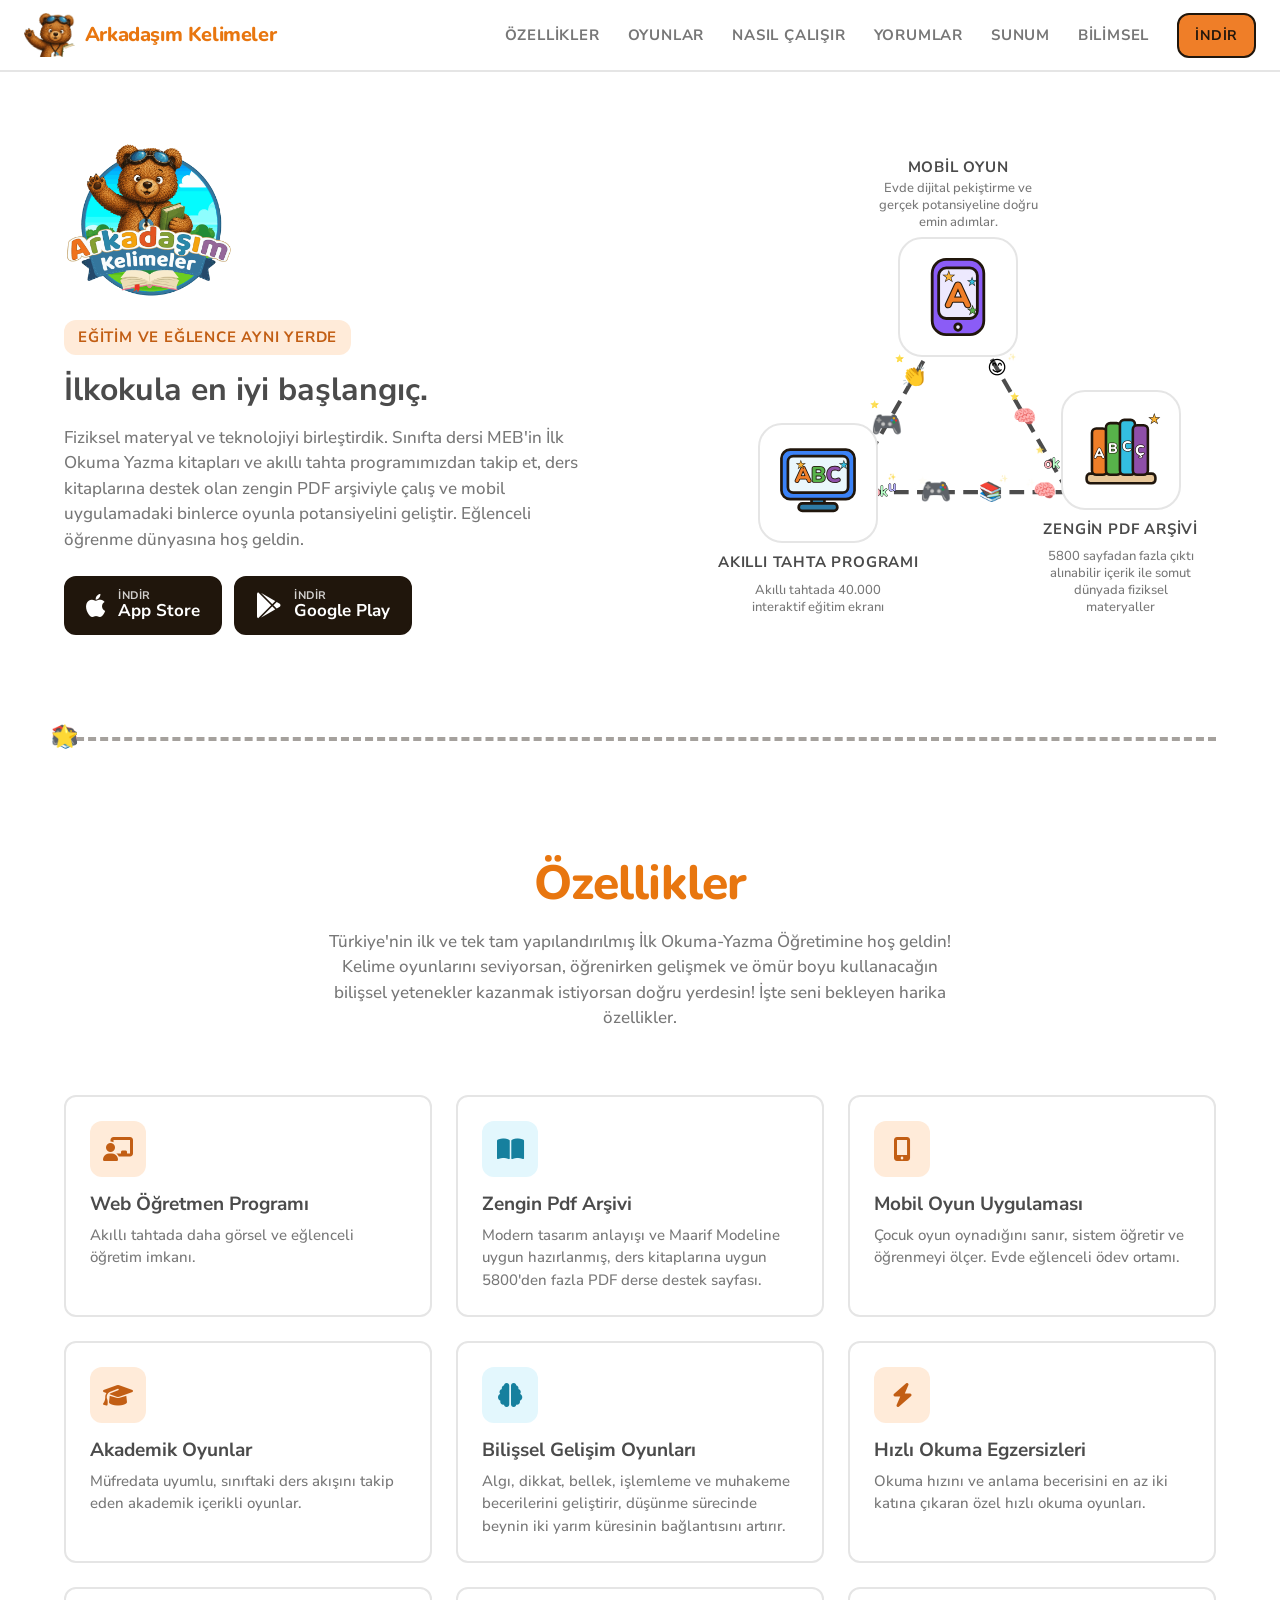
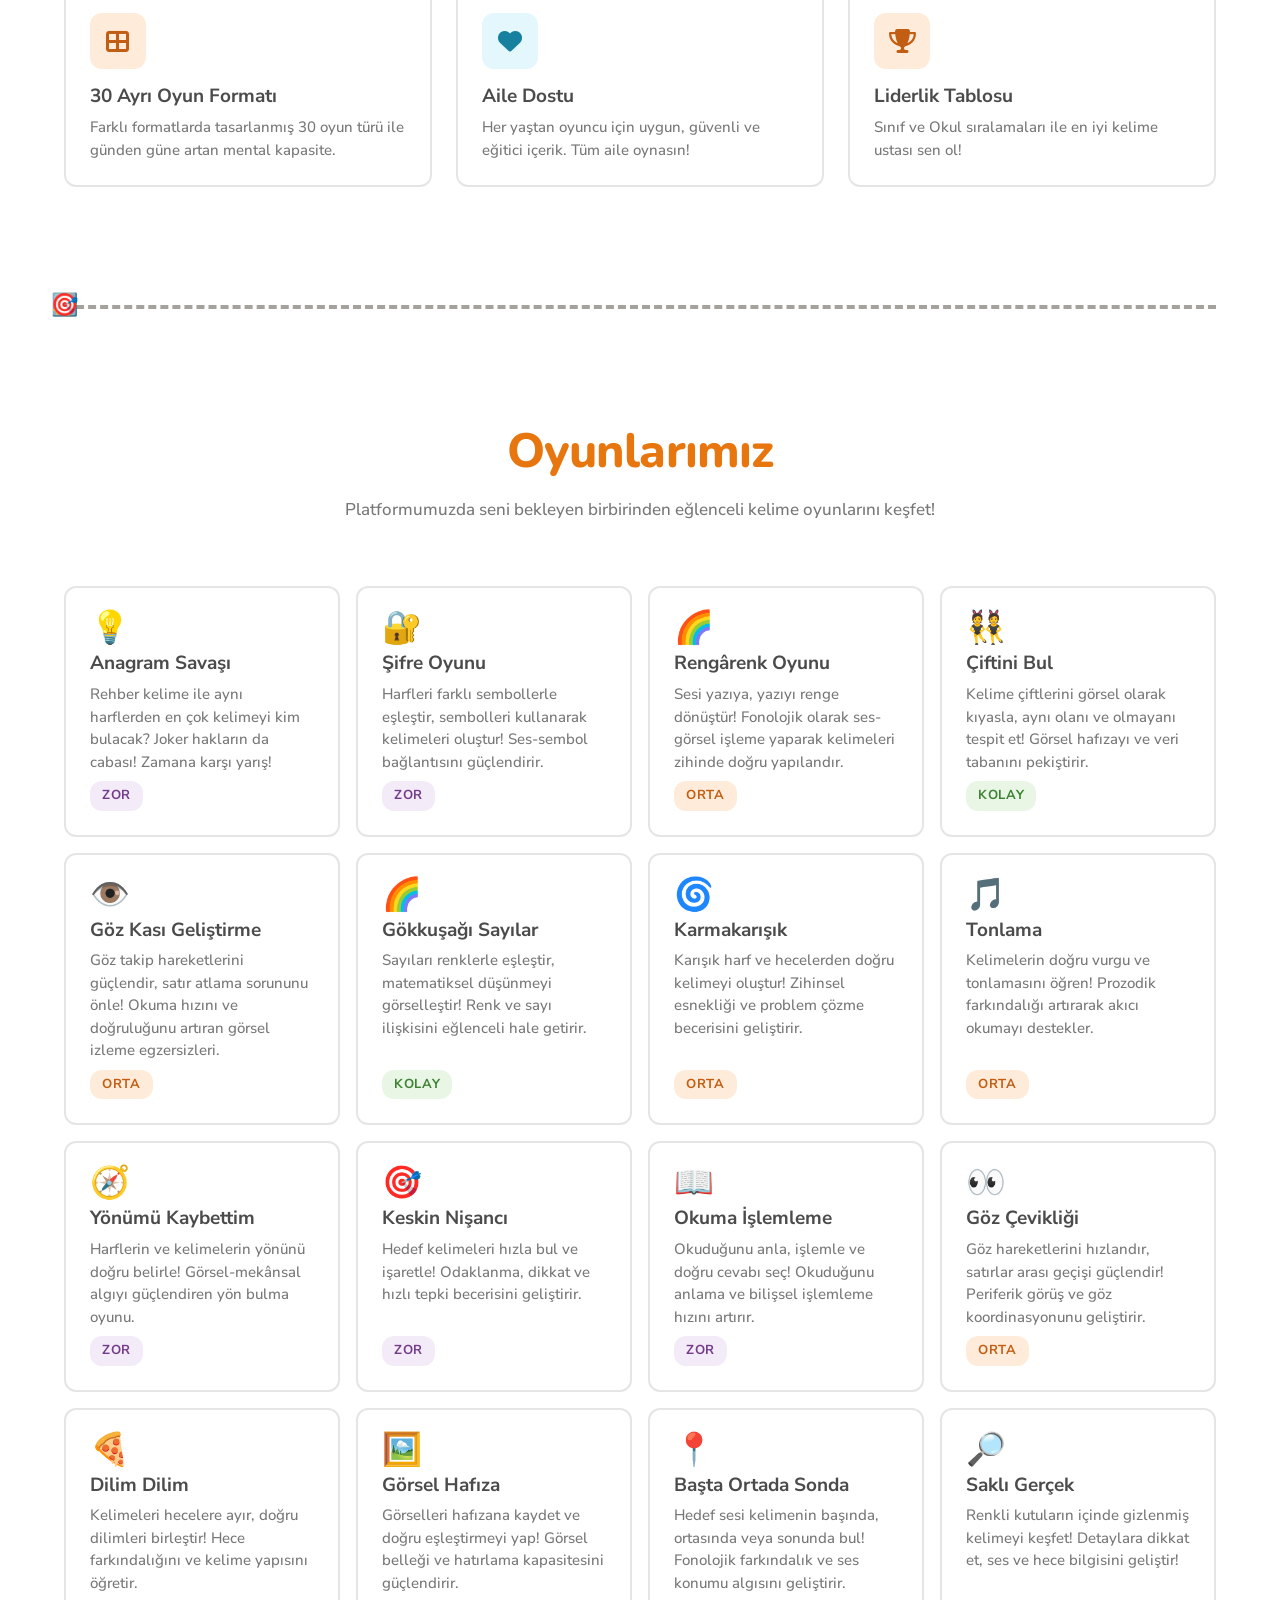
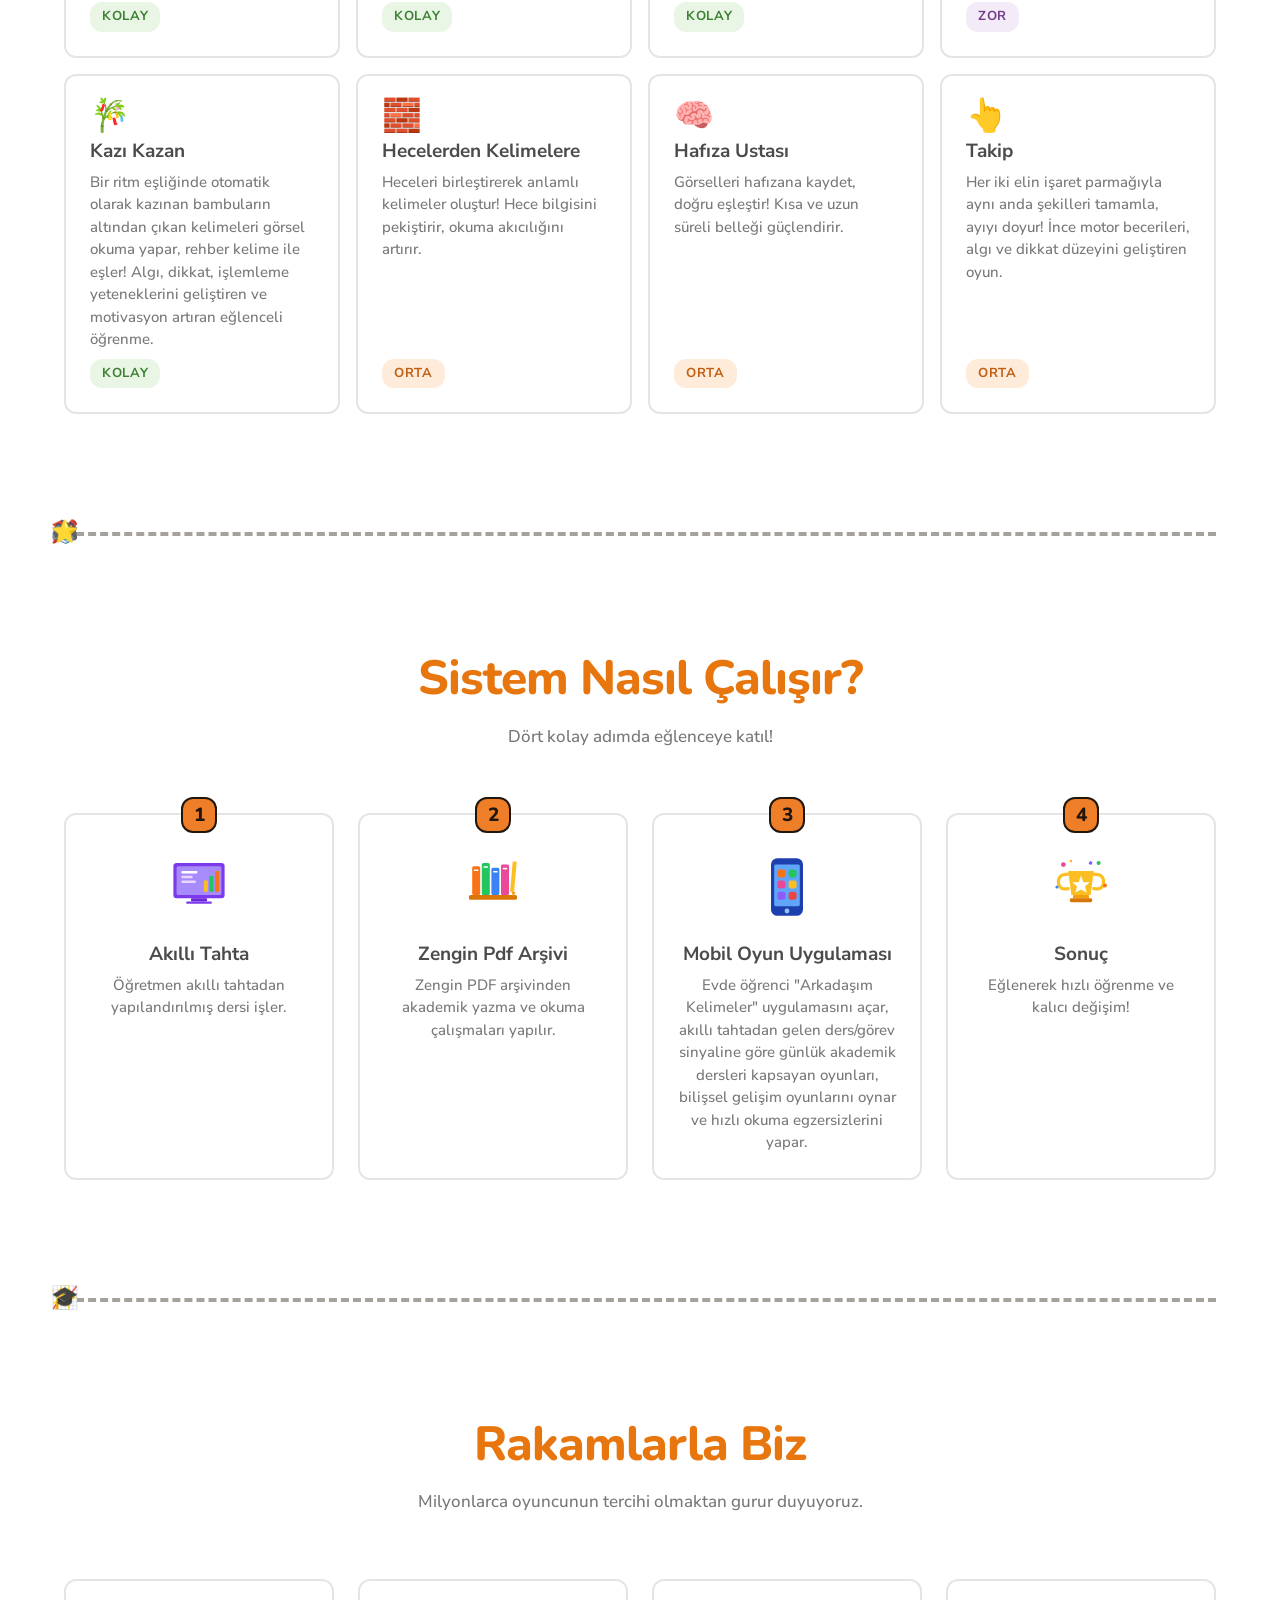
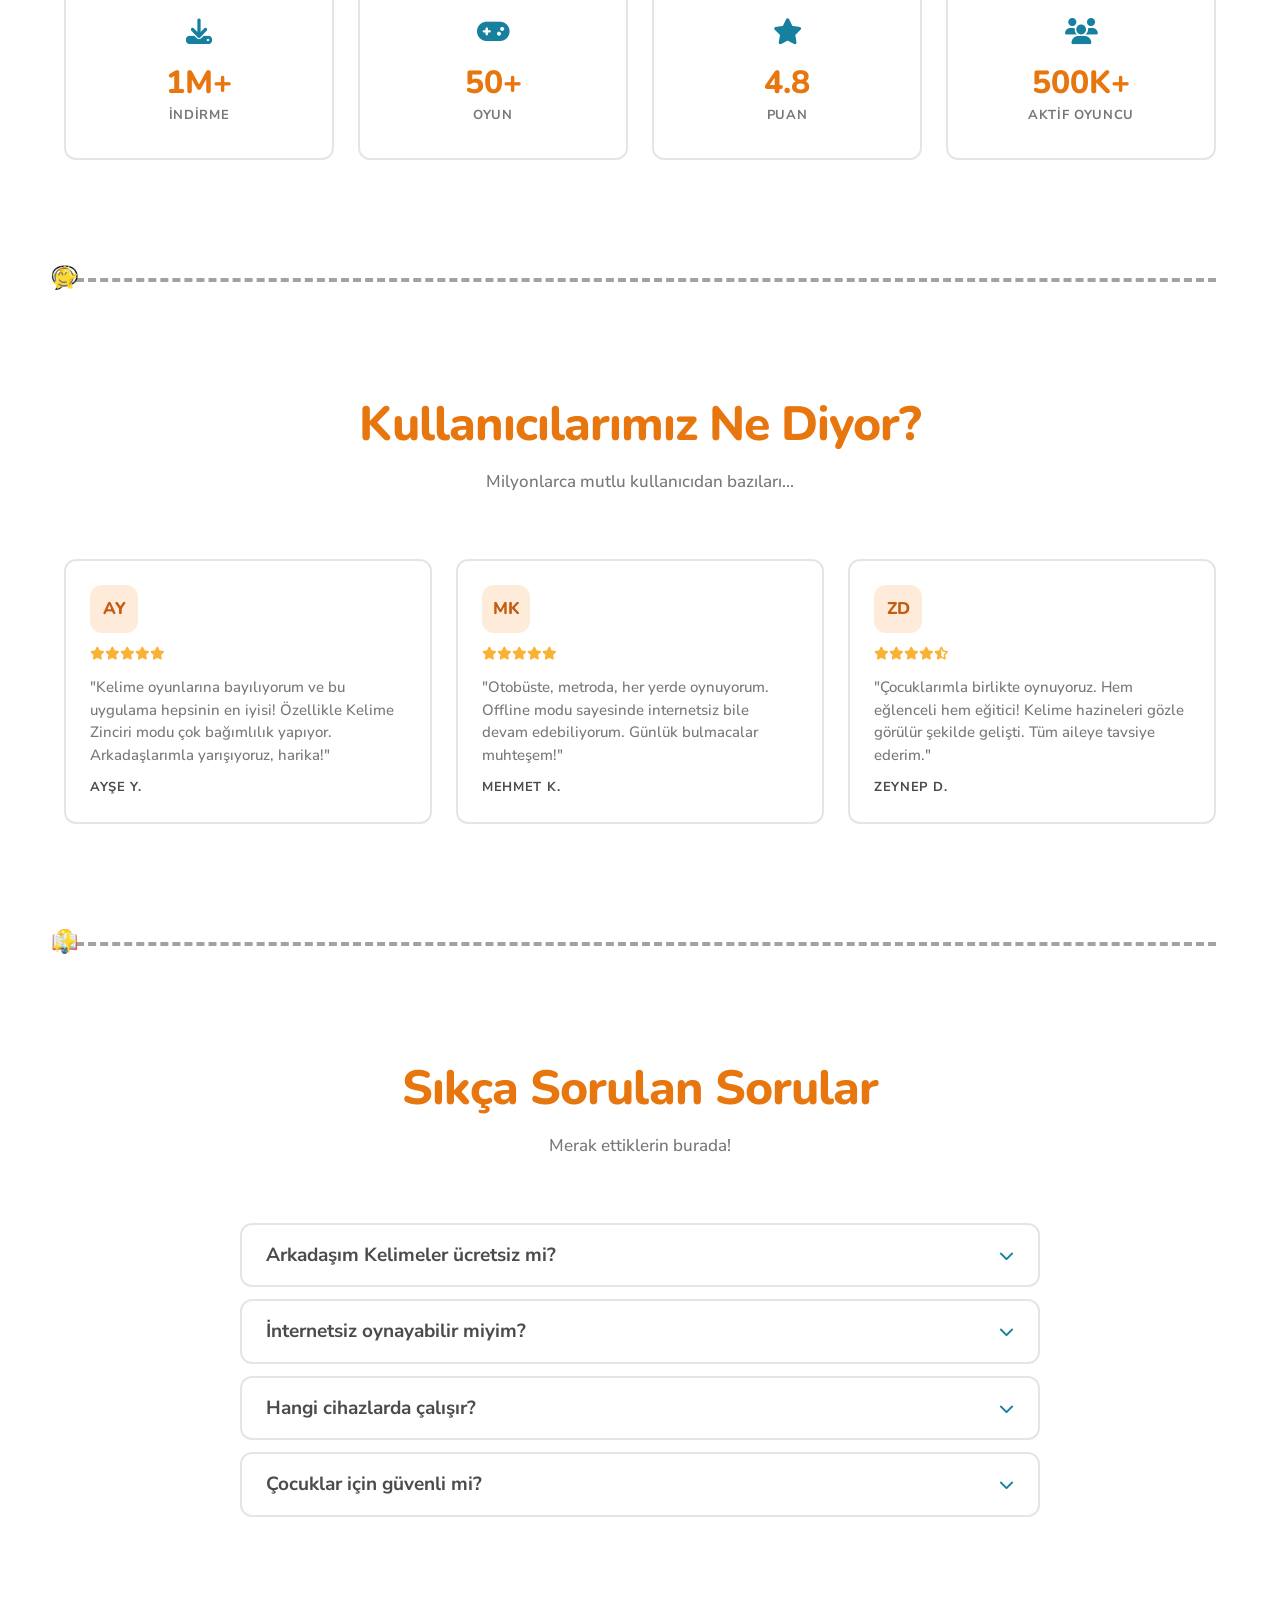
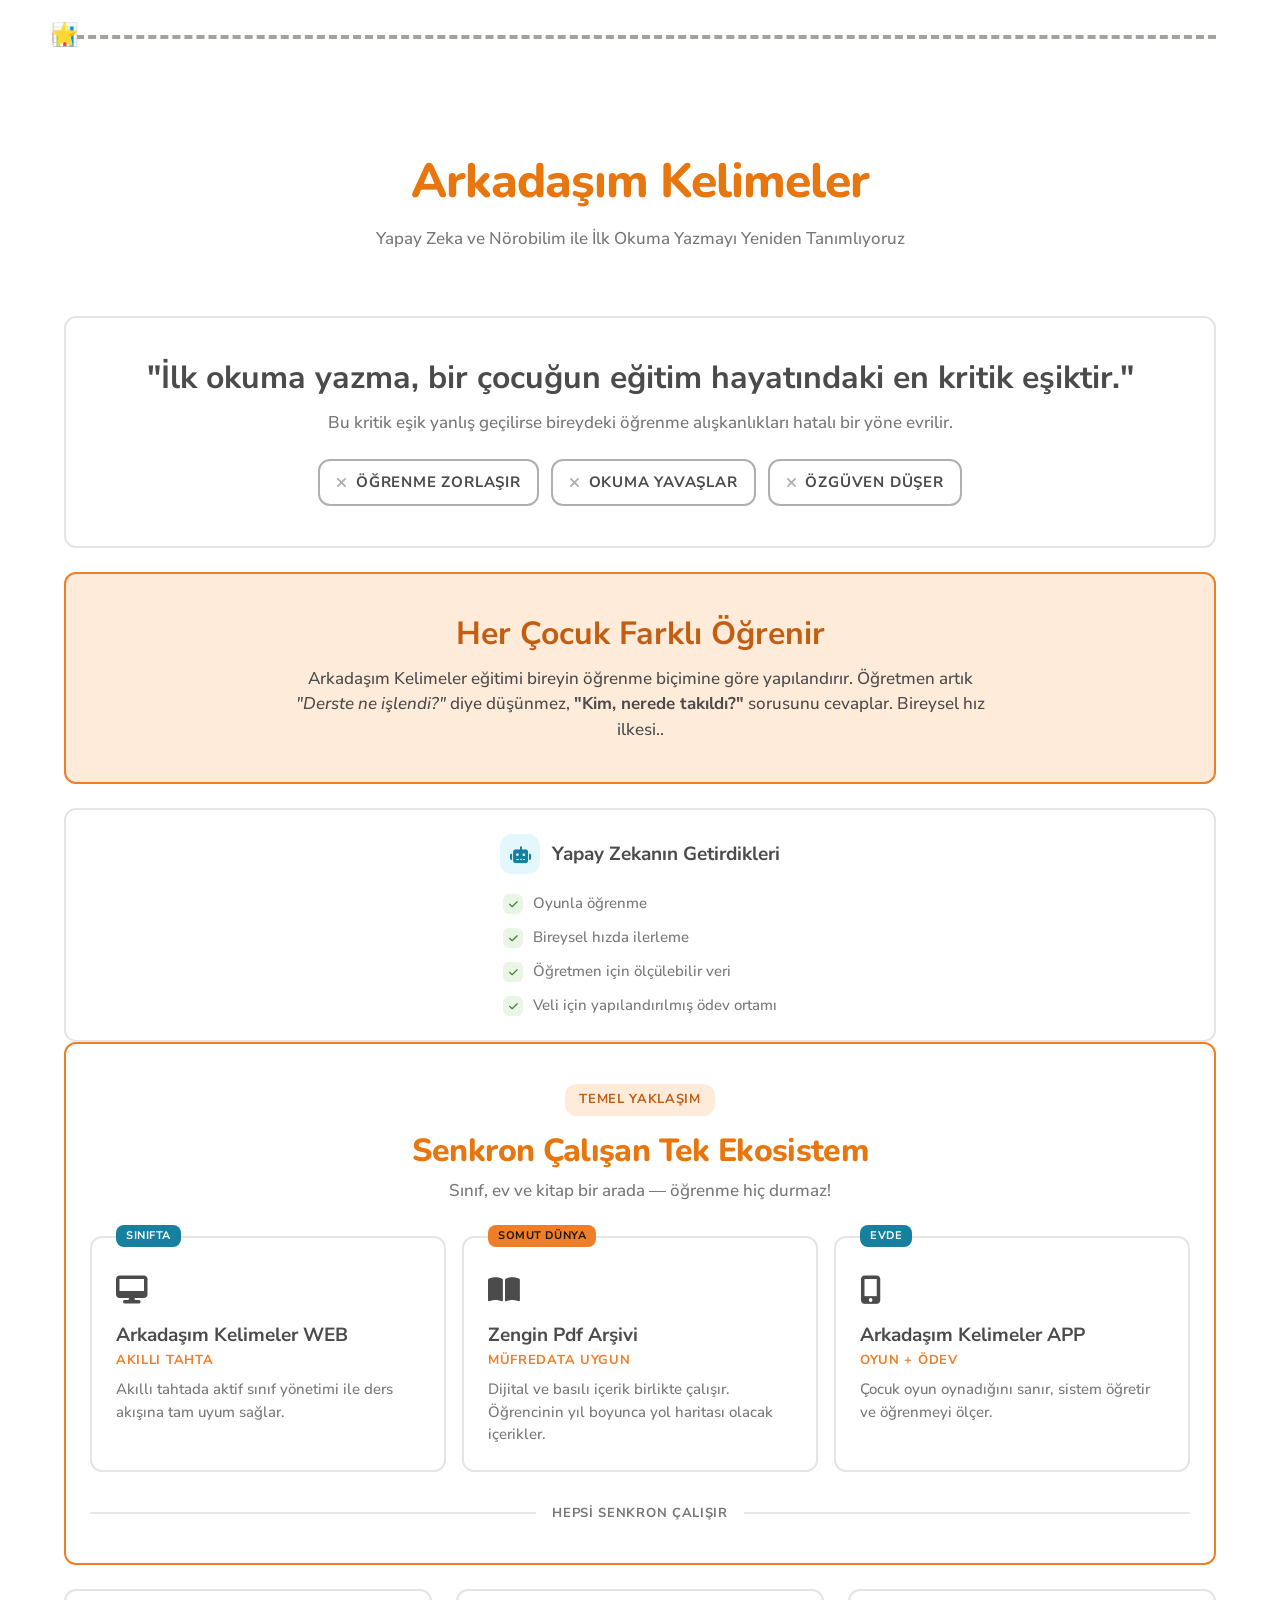
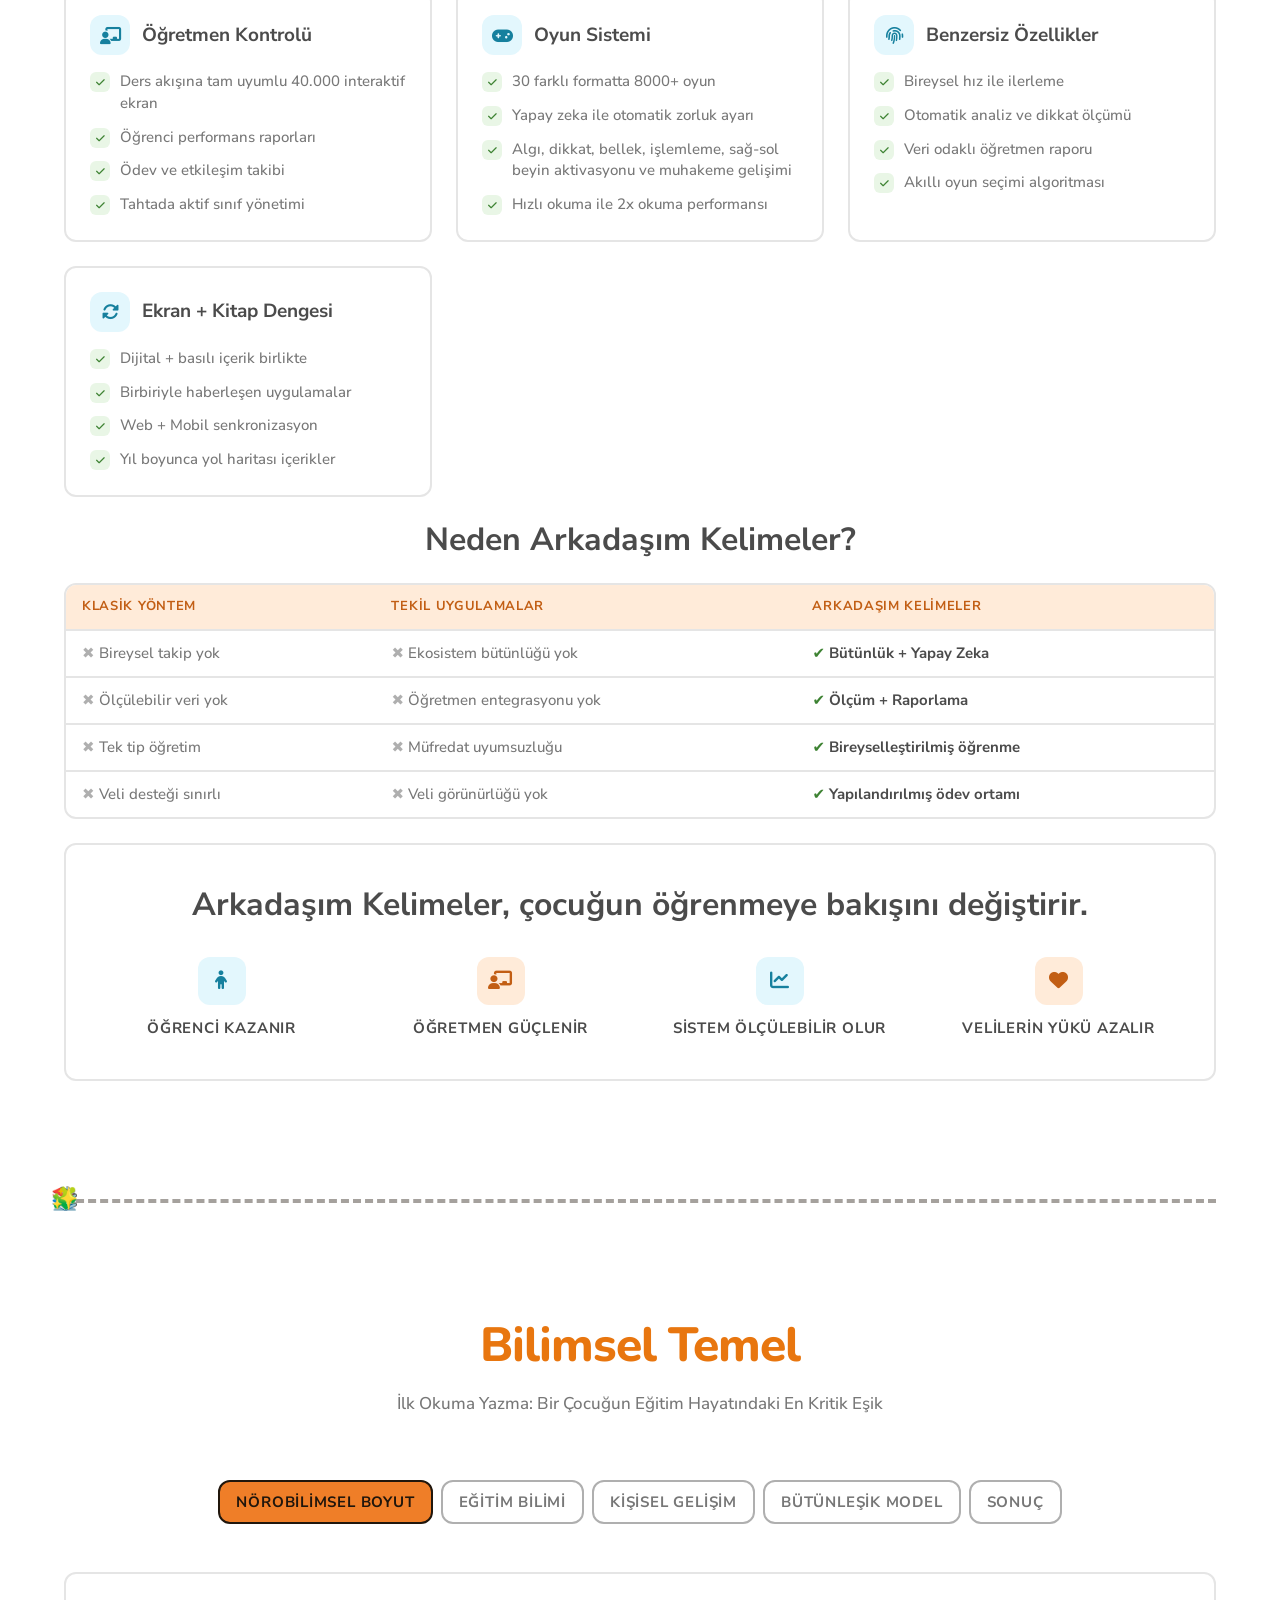
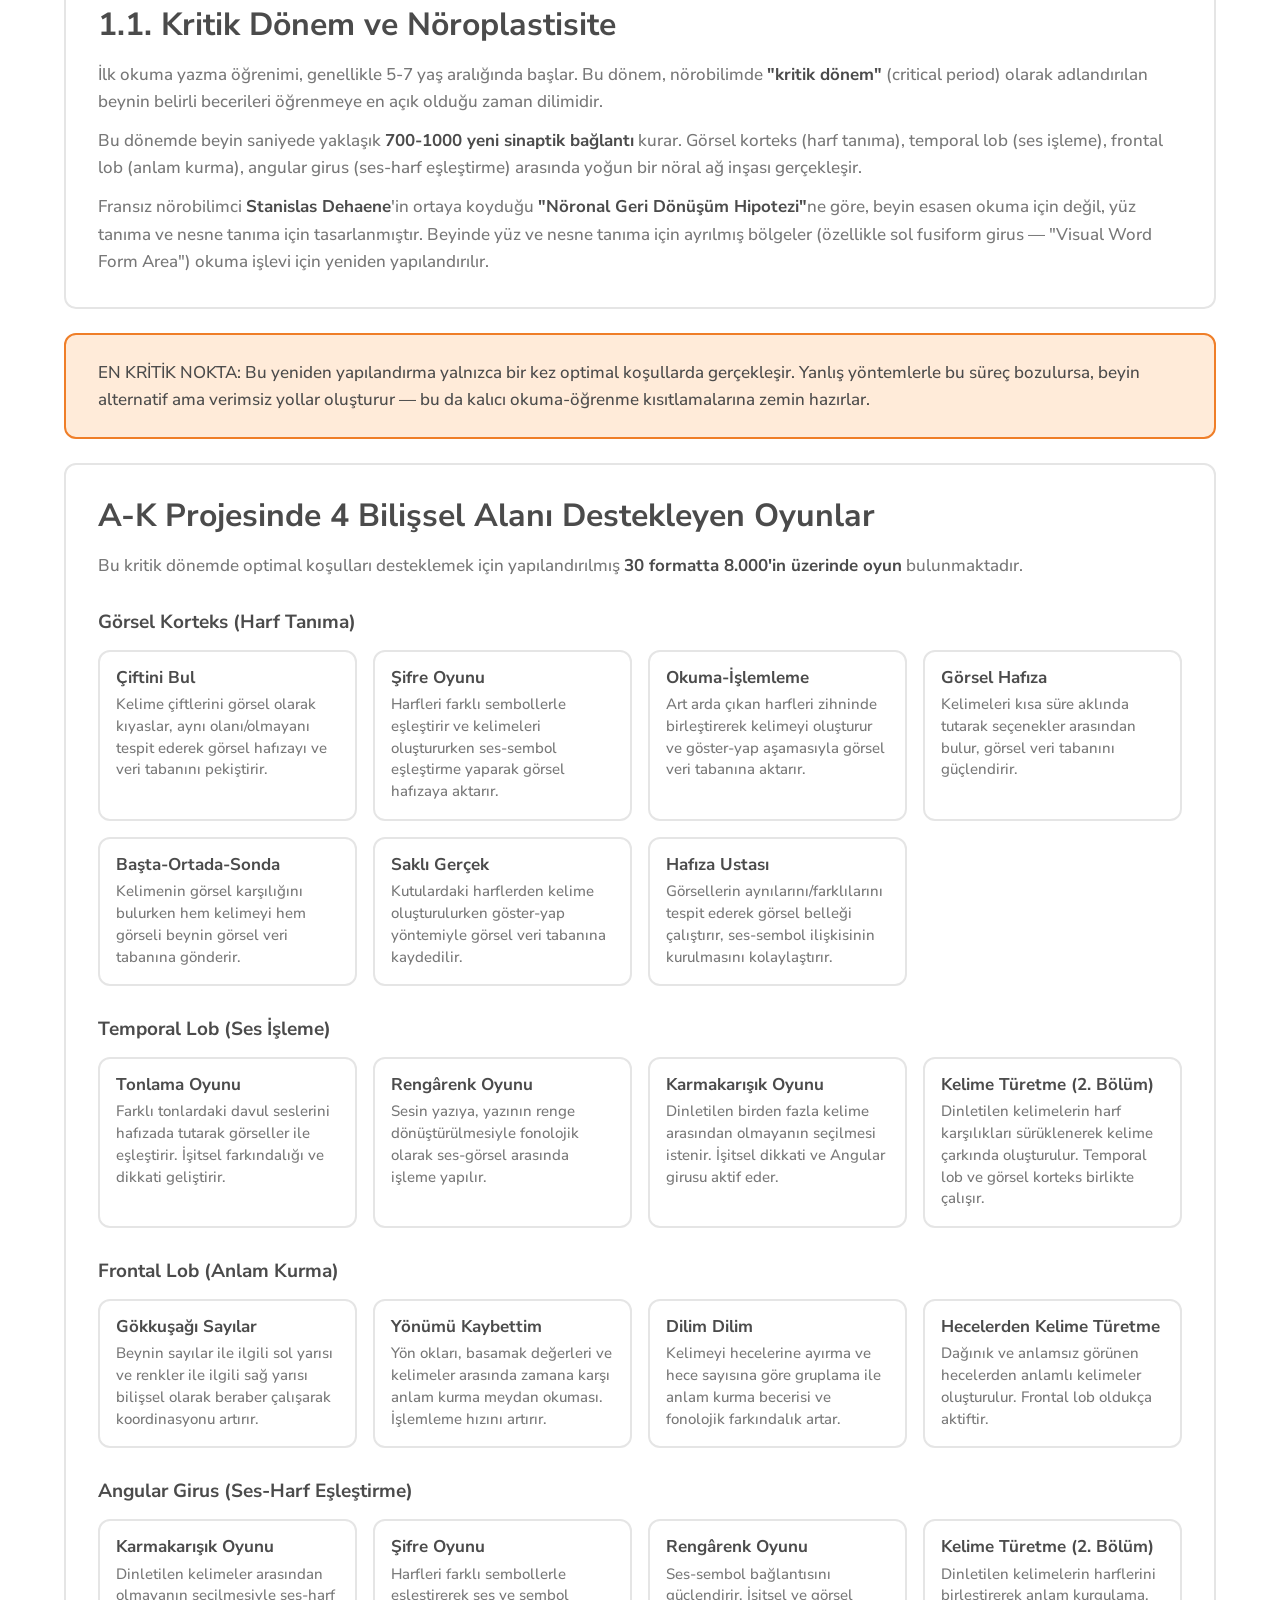
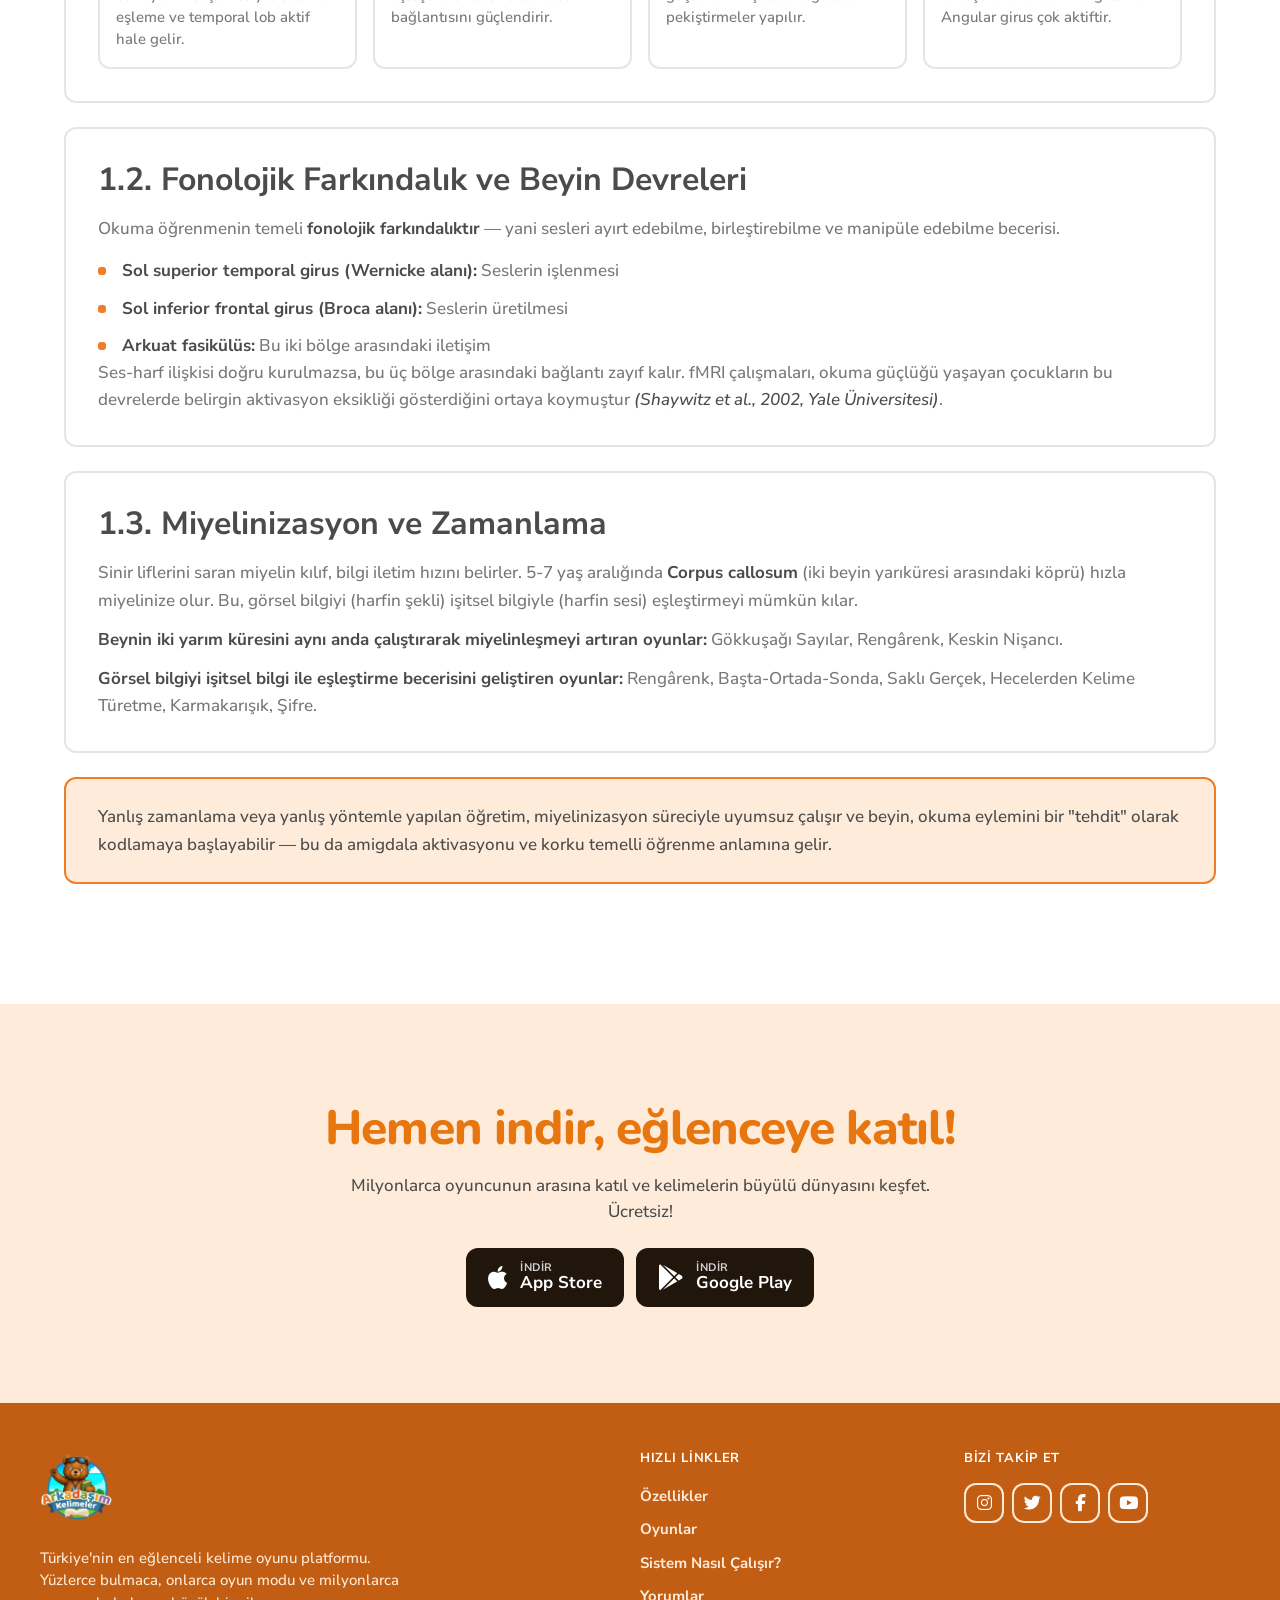
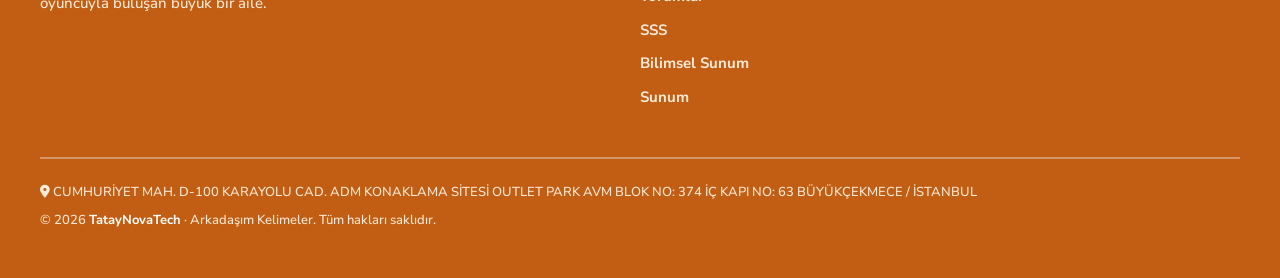
<file: tasarim-a.html>
<!DOCTYPE html>
<html lang="tr">
<head>
    <meta charset="UTF-8">
    <meta name="viewport" content="width=device-width, initial-scale=1.0">
    <meta name="description" content="Arkadaşım Kelimeler — akıllı tahta programı, zengin PDF arşivi ve mobil oyun uygulamasıyla ilk okuma yazmayı eğlenceli hale getiren tek ekosistem.">
    <meta name="theme-color" content="#58cc02">
    <title>Arkadaşım Kelimeler - Kelimelerin Eğlenceli Dünyası!</title>
    <link rel="preconnect" href="https://fonts.googleapis.com">
    <link rel="preconnect" href="https://fonts.gstatic.com" crossorigin>
    <link href="https://fonts.googleapis.com/css2?family=Nunito:wght@700;800;900&family=Nunito+Sans:wght@500;700&display=swap" rel="stylesheet">
    <link rel="stylesheet" href="https://cdnjs.cloudflare.com/ajax/libs/font-awesome/6.5.1/css/all.min.css">
    <link rel="stylesheet" href="tasarim-a.css?v=33">
</head>
<body>

<!-- NAV -->
<nav>
    <a href="#hero" class="nav-logo">
        <img src="bear-mascot.png?v=3" alt="" class="nav-bear" aria-hidden="true" width="50" height="44">
        <span>Arkadaşım Kelimeler</span>
    </a>
    <ul class="nav-links">
        <li><a href="#ozellikler">Özellikler</a></li>
        <li><a href="#oyunlar">Oyunlar</a></li>
        <li><a href="#nasil-oynanir">Nasıl Çalışır</a></li>
        <li><a href="#yorumlar">Yorumlar</a></li>
        <li><a href="#sunum">Sunum</a></li>
        <li><a href="#akademik">Bilimsel</a></li>
    </ul>
    <a href="#indir" class="btn btn-primary btn-sm nav-cta">İndir</a>
    <button class="hamburger" id="hamburger" aria-label="Menü" aria-expanded="false" aria-controls="mobileMenu">
        <span></span><span></span><span></span>
    </button>
</nav>
<div class="mobile-menu" id="mobileMenu">
    <a href="#ozellikler">Özellikler</a>
    <a href="#oyunlar">Oyunlar</a>
    <a href="#nasil-oynanir">Sistem Nasıl Çalışır?</a>
    <a href="#yorumlar">Yorumlar</a>
    <a href="#sss">SSS</a>
    <a href="#sunum">Sunum</a>
    <a href="#akademik">Bilimsel Sunum</a>
    <a href="#indir">İndir</a>
</div>

<!-- HERO -->
<section class="hero" id="hero">
    <div class="hero-content">
        <div class="hero-text fade-in">
            <img src="logo.png?v=11" alt="Arkadaşım Kelimeler" class="hero-logo">
            <div class="slogan">Eğitim ve eğlence aynı yerde</div>
            <h1>İlkokula en iyi başlangıç.</h1>
            <p>Fiziksel materyal ve teknolojiyi birleştirdik. Sınıfta dersi MEB'in İlk Okuma Yazma kitapları ve akıllı tahta programımızdan takip et, ders kitaplarına destek olan zengin PDF arşiviyle çalış ve mobil uygulamadaki binlerce oyunla potansiyelini geliştir. Eğlenceli öğrenme dünyasına hoş geldin.</p>
            <div class="store-buttons">
                <a href="#" class="store-btn">
                    <i class="fab fa-apple"></i>
                    <div class="btn-text">
                        <small>İndir</small>
                        <strong>App Store</strong>
                    </div>
                </a>
                <a href="#" class="store-btn">
                    <i class="fab fa-google-play"></i>
                    <div class="btn-text">
                        <small>İndir</small>
                        <strong>Google Play</strong>
                    </div>
                </a>
            </div>
        </div>
        <div class="hero-trio fade-in">
            <div class="trio-cycle">
                <!-- Connecting arrows -->
                <svg class="trio-arrows" viewBox="0 0 400 360" xmlns="http://www.w3.org/2000/svg">
                    <!-- Black dashed base lines (eşkenar üçgen): Akıllı Tahta → Zengin Pdf Arşivi → Mobil Oyun → Akıllı Tahta -->
                    <path d="M95 281 L305 281" stroke="#000" stroke-width="4" stroke-dasharray="14 8" fill="none" opacity="0.7" />
                    <path d="M305 281 L200 99" stroke="#000" stroke-width="4" stroke-dasharray="14 8" fill="none" opacity="0.7" />
                    <path d="M200 99 L95 281" stroke="#000" stroke-width="4" stroke-dasharray="14 8" fill="none" opacity="0.7" />
                    <!-- Path 1: Akıllı Tahta → Zengin Pdf Arşivi (4 ikon, eşit aralık) -->
                    <g class="flow-icon">
                        <animateMotion dur="4s" repeatCount="indefinite" begin="0s" path="M95,281 L305,281"/>
                        <g><animateTransform attributeName="transform" type="translate" values="0,0;0,-12;0,-2;0,-8;0,0" dur="0.6s" repeatCount="indefinite"/>
                            <text text-anchor="middle" dy="6" font-size="18">🧠</text></g>
                        <g><animate attributeName="opacity" values="0;1;0" dur="1.2s" repeatCount="indefinite"/>
                            <animateTransform attributeName="transform" type="translate" values="-14,-6;-14,-16;-14,-6" dur="1.2s" repeatCount="indefinite"/>
                            <text text-anchor="middle" font-size="7">✨</text></g>
                    </g>
                    <g class="flow-icon">
                        <animateMotion dur="4s" repeatCount="indefinite" begin="1s" path="M95,281 L305,281"/>
                        <g><animateTransform attributeName="transform" type="translate" values="-3,0;3,0;-2,0;2,0;0,0" dur="0.4s" repeatCount="indefinite"/>
                            <text text-anchor="middle" dy="6" font-size="18">📚</text></g>
                        <g><animate attributeName="opacity" values="0;1;0" dur="1.4s" repeatCount="indefinite" begin="0.6s"/>
                            <animateTransform attributeName="transform" type="translate" values="12,-8;16,-18;12,-8" dur="1.4s" repeatCount="indefinite" begin="0.6s"/>
                            <text text-anchor="middle" font-size="7">✨</text></g>
                    </g>
                    <g class="flow-icon">
                        <animateMotion dur="4s" repeatCount="indefinite" begin="2s" path="M95,281 L305,281"/>
                        <g><animateTransform attributeName="transform" type="scale" values="1;1.35;1" dur="0.8s" repeatCount="indefinite"/>
                            <text text-anchor="middle" dy="6" font-size="18">🎮</text></g>
                        <g><animate attributeName="opacity" values="0;1;0" dur="1.2s" repeatCount="indefinite"/>
                            <animateTransform attributeName="transform" type="translate" values="-12,-8;-12,-18;-12,-8" dur="1.2s" repeatCount="indefinite"/>
                            <text text-anchor="middle" font-size="7">⭐</text></g>
                    </g>
                    <g class="flow-icon">
                        <animateMotion dur="4s" repeatCount="indefinite" begin="3s" path="M95,281 L305,281"/>
                        <g>
                            <text x="-8" dy="6" font-size="14" font-weight="bold" fill="#FFB3BA" stroke="#000" stroke-width="0.72" paint-order="stroke" font-family="'Nunito', sans-serif">o<animateTransform attributeName="transform" type="translate" values="0,0;0,-8;0,0" dur="0.5s" repeatCount="indefinite" begin="0s"/></text>
                            <text x="0" dy="6" font-size="14" font-weight="bold" fill="#BAFFC9" stroke="#000" stroke-width="0.72" paint-order="stroke" font-family="'Nunito', sans-serif">k<animateTransform attributeName="transform" type="translate" values="0,0;0,-8;0,0" dur="0.5s" repeatCount="indefinite" begin="0.15s"/></text>
                            <text x="8" dy="6" font-size="14" font-weight="bold" fill="#BAB3FF" stroke="#000" stroke-width="0.72" paint-order="stroke" font-family="'Nunito', sans-serif">u<animateTransform attributeName="transform" type="translate" values="0,0;0,-8;0,0" dur="0.5s" repeatCount="indefinite" begin="0.3s"/></text>
                        </g>
                        <g><animate attributeName="opacity" values="0;1;0" dur="1s" repeatCount="indefinite" begin="0.2s"/>
                            <animateTransform attributeName="transform" type="translate" values="12,-6;12,-14;12,-6" dur="1s" repeatCount="indefinite" begin="0.2s"/>
                            <text text-anchor="middle" font-size="6">✨</text></g>
                    </g>
                    <!-- Path 2: Zengin Pdf Arşivi → Mobil Oyun (4 ikon, eşit aralık) -->
                    <g class="flow-icon">
                        <animateMotion dur="4s" repeatCount="indefinite" begin="0s" path="M305,281 L200,99"/>
                        <g><animateTransform attributeName="transform" type="scale" values="1;1.35;1" dur="0.8s" repeatCount="indefinite"/>
                            <text text-anchor="middle" dy="6" font-size="18">👏</text></g>
                        <g><animate attributeName="opacity" values="0;1;0" dur="1s" repeatCount="indefinite"/>
                            <animateTransform attributeName="transform" type="translate" values="-14,-4;-14,-14;-14,-4" dur="1s" repeatCount="indefinite"/>
                            <text text-anchor="middle" font-size="7">✨</text></g>
                    </g>
                    <g class="flow-icon">
                        <animateMotion dur="4s" repeatCount="indefinite" begin="1s" path="M305,281 L200,99"/>
                        <g><animateTransform attributeName="transform" type="translate" values="0,0;0,-12;0,-2;0,-8;0,0" dur="0.6s" repeatCount="indefinite"/>
                            <text text-anchor="middle" dy="6" font-size="18">😊</text></g>
                        <g><animate attributeName="opacity" values="0;1;0" dur="1.2s" repeatCount="indefinite" begin="0.2s"/>
                            <animateTransform attributeName="transform" type="translate" values="14,-6;14,-16;14,-6" dur="1.2s" repeatCount="indefinite" begin="0.2s"/>
                            <text text-anchor="middle" font-size="6">✨</text></g>
                    </g>
                    <g class="flow-icon">
                        <animateMotion dur="4s" repeatCount="indefinite" begin="2s" path="M305,281 L200,99"/>
                        <g><animateTransform attributeName="transform" type="translate" values="-3,0;3,0;-2,0;2,0;0,0" dur="0.4s" repeatCount="indefinite"/>
                            <text text-anchor="middle" dy="6" font-size="18">🧠</text></g>
                        <g><animate attributeName="opacity" values="0;1;0" dur="1s" repeatCount="indefinite"/>
                            <animateTransform attributeName="transform" type="translate" values="-10,-8;-10,-18;-10,-8" dur="1s" repeatCount="indefinite"/>
                            <text text-anchor="middle" font-size="7">⭐</text></g>
                    </g>
                    <g class="flow-icon">
                        <animateMotion dur="4s" repeatCount="indefinite" begin="3s" path="M305,281 L200,99"/>
                        <g>
                            <text x="-8" dy="6" font-size="14" font-weight="bold" fill="#FFB3BA" stroke="#000" stroke-width="0.72" paint-order="stroke" font-family="'Nunito', sans-serif">o<animateTransform attributeName="transform" type="translate" values="0,0;0,-8;0,0" dur="0.5s" repeatCount="indefinite" begin="0s"/></text>
                            <text x="0" dy="6" font-size="14" font-weight="bold" fill="#BAFFC9" stroke="#000" stroke-width="0.72" paint-order="stroke" font-family="'Nunito', sans-serif">k<animateTransform attributeName="transform" type="translate" values="0,0;0,-8;0,0" dur="0.5s" repeatCount="indefinite" begin="0.15s"/></text>
                            <text x="8" dy="6" font-size="14" font-weight="bold" fill="#BAB3FF" stroke="#000" stroke-width="0.72" paint-order="stroke" font-family="'Nunito', sans-serif">u<animateTransform attributeName="transform" type="translate" values="0,0;0,-8;0,0" dur="0.5s" repeatCount="indefinite" begin="0.3s"/></text>
                        </g>
                        <g><animate attributeName="opacity" values="0;1;0" dur="1.2s" repeatCount="indefinite" begin="0.4s"/>
                            <animateTransform attributeName="transform" type="translate" values="-12,-6;-12,-14;-12,-6" dur="1.2s" repeatCount="indefinite" begin="0.4s"/>
                            <text text-anchor="middle" font-size="6">⭐</text></g>
                    </g>
                    <!-- Path 3: Mobil Oyun → Akıllı Tahta (4 ikon, eşit aralık) -->
                    <g class="flow-icon">
                        <animateMotion dur="4s" repeatCount="indefinite" begin="0s" path="M200,99 L95,281"/>
                        <g><animateTransform attributeName="transform" type="translate" values="-3,0;3,0;-2,0;2,0;0,0" dur="0.4s" repeatCount="indefinite"/>
                            <text text-anchor="middle" dy="6" font-size="18">📚</text></g>
                        <g><animate attributeName="opacity" values="0;1;0" dur="1.2s" repeatCount="indefinite"/>
                            <animateTransform attributeName="transform" type="translate" values="14,-6;14,-16;14,-6" dur="1.2s" repeatCount="indefinite"/>
                            <text text-anchor="middle" font-size="7">✨</text></g>
                    </g>
                    <g class="flow-icon">
                        <animateMotion dur="4s" repeatCount="indefinite" begin="1s" path="M200,99 L95,281"/>
                        <g><animateTransform attributeName="transform" type="scale" values="1;1.35;1" dur="0.8s" repeatCount="indefinite"/>
                            <text text-anchor="middle" dy="6" font-size="18">🎮</text></g>
                        <g><animate attributeName="opacity" values="0;1;0" dur="1s" repeatCount="indefinite"/>
                            <animateTransform attributeName="transform" type="translate" values="-12,-8;-12,-18;-12,-8" dur="1s" repeatCount="indefinite"/>
                            <text text-anchor="middle" font-size="7">⭐</text></g>
                    </g>
                    <g class="flow-icon">
                        <animateMotion dur="4s" repeatCount="indefinite" begin="2s" path="M200,99 L95,281"/>
                        <g><animateTransform attributeName="transform" type="translate" values="0,0;0,-12;0,-2;0,-8;0,0" dur="0.6s" repeatCount="indefinite"/>
                            <text text-anchor="middle" dy="6" font-size="18">👏</text></g>
                        <g><animate attributeName="opacity" values="0;1;0" dur="1.4s" repeatCount="indefinite"/>
                            <animateTransform attributeName="transform" type="translate" values="-14,-6;-14,-16;-14,-6" dur="1.4s" repeatCount="indefinite"/>
                            <text text-anchor="middle" font-size="7">⭐</text></g>
                    </g>
                    <g class="flow-icon">
                        <animateMotion dur="4s" repeatCount="indefinite" begin="3s" path="M200,99 L95,281"/>
                        <g>
                            <text x="-8" dy="6" font-size="14" font-weight="bold" fill="#FFB3BA" stroke="#000" stroke-width="0.72" paint-order="stroke" font-family="'Nunito', sans-serif">o<animateTransform attributeName="transform" type="translate" values="0,0;0,-8;0,0" dur="0.5s" repeatCount="indefinite" begin="0s"/></text>
                            <text x="0" dy="6" font-size="14" font-weight="bold" fill="#BAFFC9" stroke="#000" stroke-width="0.72" paint-order="stroke" font-family="'Nunito', sans-serif">k<animateTransform attributeName="transform" type="translate" values="0,0;0,-8;0,0" dur="0.5s" repeatCount="indefinite" begin="0.15s"/></text>
                            <text x="8" dy="6" font-size="14" font-weight="bold" fill="#BAB3FF" stroke="#000" stroke-width="0.72" paint-order="stroke" font-family="'Nunito', sans-serif">u<animateTransform attributeName="transform" type="translate" values="0,0;0,-8;0,0" dur="0.5s" repeatCount="indefinite" begin="0.3s"/></text>
                        </g>
                        <g><animate attributeName="opacity" values="0;1;0" dur="1s" repeatCount="indefinite" begin="0.3s"/>
                            <animateTransform attributeName="transform" type="translate" values="12,-8;12,-16;12,-8" dur="1s" repeatCount="indefinite" begin="0.3s"/>
                            <text text-anchor="middle" font-size="6">✨</text></g>
                    </g>
                </svg>
                <!-- Mobil App -->
                <div class="trio-item trio-top">
                    <div class="trio-text-right">
                        <div class="trio-label">Mobil Oyun</div>
                        <div class="trio-desc">Evde dijital pekiştirme ve gerçek potansiyeline doğru emin adımlar.</div>
                    </div>
                    <a href="#bilissel-oyunlar" class="trio-icon-wrap trio-app">
                        <svg viewBox="0 0 80 80" class="trio-svg-icon">
                            <!-- Sticker tablet: ink keyline, saturated fills -->
                            <g stroke="#20160c" stroke-width="2.6" stroke-linejoin="round">
                                <rect x="16" y="5" width="48" height="70" rx="13" fill="#8b5cf6"/>
                                <rect x="22" y="13" width="36" height="47" rx="7" fill="#ede9fe"/>
                                <circle cx="40" cy="68" r="3" fill="#ede9fe"/>
                            </g>
                            <!-- Chunky orange A (echoes the logo "A") -->
                            <text x="40" y="49" text-anchor="middle" font-family="'Baloo 2','Nunito',sans-serif" font-weight="800" font-size="32" fill="#EF7E28" stroke="#20160c" stroke-width="2" paint-order="stroke" stroke-linejoin="round">A</text>
                            <!-- Outlined stars -->
                            <text x="26" y="25" font-size="12" fill="#F9B233" stroke="#20160c" stroke-width="0.9" paint-order="stroke">★</text>
                            <text x="49" y="29" font-size="9" fill="#33BEE0" stroke="#20160c" stroke-width="0.9" paint-order="stroke">★</text>
                            <text x="49" y="56" font-size="10" fill="#57B24A" stroke="#20160c" stroke-width="0.9" paint-order="stroke">★</text>
                        </svg>
                    </a>
                </div>
                <!-- Zengin Pdf Arşivi -->
                <div class="trio-item trio-right">
                    <a href="#ekosistem" class="trio-icon-wrap trio-book">
                        <svg viewBox="0 0 80 80" class="trio-svg-icon">
                            <!-- Sticker book stack: ink keyline, logo-letter colours -->
                            <g stroke="#20160c" stroke-width="2.4" stroke-linejoin="round">
                                <rect x="8" y="62" width="64" height="9" rx="3.5" fill="#E7C79A"/>
                                <rect x="13" y="20" width="14" height="43" rx="4" fill="#EF7E28"/>
                                <rect x="26" y="15" width="14" height="48" rx="4" fill="#57B24A"/>
                                <rect x="39" y="12" width="14" height="51" rx="4" fill="#33BEE0"/>
                                <rect x="51" y="17" width="14" height="46" rx="4" fill="#8E4FA8"/>
                            </g>
                            <g font-family="'Baloo 2','Nunito',sans-serif" font-weight="800" text-anchor="middle" fill="#fff" stroke="#20160c" stroke-width="1.1" paint-order="stroke" stroke-linejoin="round">
                                <text x="20" y="47" font-size="13">A</text>
                                <text x="33" y="43" font-size="13">B</text>
                                <text x="46" y="41" font-size="13">C</text>
                                <text x="58" y="45" font-size="13">Ç</text>
                            </g>
                            <text x="66" y="15" font-size="11" fill="#F9B233" stroke="#20160c" stroke-width="0.9" paint-order="stroke">★</text>
                        </svg>
                    </a>
                    <div class="trio-label">Zengin Pdf Arşivi</div>
                    <div class="trio-desc">5800 sayfadan fazla çıktı alınabilir içerik ile somut dünyada fiziksel materyaller</div>
                </div>
                <!-- Web Programı -->
                <div class="trio-item trio-left">
                    <a href="#ekosistem" class="trio-icon-wrap trio-web">
                        <svg viewBox="0 0 80 80" class="trio-svg-icon">
                            <!-- Sticker smart board: ink keyline -->
                            <g stroke="#20160c" stroke-width="2.5" stroke-linejoin="round">
                                <rect x="34" y="52" width="12" height="8" fill="#2E7BA6"/>
                                <rect x="22" y="59" width="36" height="7" rx="3.5" fill="#2E7BA6"/>
                                <rect x="6" y="9" width="68" height="46" rx="8" fill="#3B82F6"/>
                                <rect x="12" y="15" width="56" height="34" rx="5" fill="#EAF7FC"/>
                            </g>
                            <!-- Colourful ABC -->
                            <g font-family="'Baloo 2','Nunito',sans-serif" font-weight="800" text-anchor="middle" stroke="#20160c" stroke-width="1.6" paint-order="stroke" stroke-linejoin="round" font-size="20">
                                <text x="26" y="39" fill="#EF7E28">A</text>
                                <text x="40" y="39" fill="#57B24A">B</text>
                                <text x="54" y="39" fill="#8E4FA8">C</text>
                            </g>
                            <text x="20" y="26" font-size="9" fill="#F9B233" stroke="#20160c" stroke-width="0.8" paint-order="stroke">★</text>
                            <text x="60" y="26" font-size="9" fill="#33BEE0" stroke="#20160c" stroke-width="0.8" paint-order="stroke">★</text>
                        </svg>
                    </a>
                    <div class="trio-label">Akıllı Tahta Programı</div>
                    <div class="trio-desc">Akıllı tahtada 40.000 interaktif eğitim ekranı</div>
                </div>
            </div>
        </div>
    </div>
</section>

<!-- FEATURES -->
<!-- FLOW DIVIDER -->
<div class="flow-divider" aria-hidden="true">
    <div class="flow-track">
            <span class="flow-travel"><span class="flow-bob">🧠</span></span>
            <span class="flow-travel"><span class="flow-bob">📚</span></span>
            <span class="flow-travel"><span class="flow-bob">🎮</span></span>
            <span class="flow-travel"><span class="flow-bob">⭐</span></span>
    </div>
</div>

<section id="ozellikler">
    <div class="container">
        <h2 class="section-title fade-in">Özellikler</h2>
        <p class="section-subtitle fade-in">Türkiye'nin ilk ve tek tam yapılandırılmış İlk Okuma-Yazma Öğretimine hoş geldin! Kelime oyunlarını seviyorsan, öğrenirken gelişmek ve ömür boyu kullanacağın bilişsel yetenekler kazanmak istiyorsan doğru yerdesin! İşte seni bekleyen harika özellikler.</p>
        <div class="features-grid">
            <div class="feature-card fade-in">
                <div class="feature-icon"><i class="fas fa-chalkboard-teacher"></i></div>
                <h3>Web Öğretmen Programı</h3>
                <p>Akıllı tahtada daha görsel ve eğlenceli öğretim imkanı.</p>
            </div>
            <div class="feature-card fade-in">
                <div class="feature-icon"><i class="fas fa-book-open"></i></div>
                <h3>Zengin Pdf Arşivi</h3>
                <p>Modern tasarım anlayışı ve Maarif Modeline uygun hazırlanmış, ders kitaplarına uygun 5800'den fazla PDF derse destek sayfası.</p>
            </div>
            <div class="feature-card fade-in">
                <div class="feature-icon"><i class="fas fa-mobile-alt"></i></div>
                <h3>Mobil Oyun Uygulaması</h3>
                <p>Çocuk oyun oynadığını sanır, sistem öğretir ve öğrenmeyi ölçer. Evde eğlenceli ödev ortamı.</p>
            </div>
            <div class="feature-card fade-in">
                <div class="feature-icon"><i class="fas fa-graduation-cap"></i></div>
                <h3>Akademik Oyunlar</h3>
                <p>Müfredata uyumlu, sınıftaki ders akışını takip eden akademik içerikli oyunlar.</p>
            </div>
            <div class="feature-card fade-in">
                <div class="feature-icon"><i class="fas fa-brain"></i></div>
                <h3>Bilişsel Gelişim Oyunları</h3>
                <p>Algı, dikkat, bellek, işlemleme ve muhakeme becerilerini geliştirir, düşünme sürecinde beynin iki yarım küresinin bağlantısını artırır.</p>
            </div>
            <div class="feature-card fade-in">
                <div class="feature-icon"><i class="fas fa-bolt"></i></div>
                <h3>Hızlı Okuma Egzersizleri</h3>
                <p>Okuma hızını ve anlama becerisini en az iki katına çıkaran özel hızlı okuma oyunları.</p>
            </div>
            <div class="feature-card fade-in">
                <div class="feature-icon"><i class="fas fa-th-large"></i></div>
                <h3>30 Ayrı Oyun Formatı</h3>
                <p>Farklı formatlarda tasarlanmış 30 oyun türü ile günden güne artan mental kapasite.</p>
            </div>
            <div class="feature-card fade-in">
                <div class="feature-icon"><i class="fas fa-heart"></i></div>
                <h3>Aile Dostu</h3>
                <p>Her yaştan oyuncu için uygun, güvenli ve eğitici içerik. Tüm aile oynasın!</p>
            </div>
            <div class="feature-card fade-in">
                <div class="feature-icon"><i class="fas fa-trophy"></i></div>
                <h3>Liderlik Tablosu</h3>
                <p>Sınıf ve Okul sıralamaları ile en iyi kelime ustası sen ol!</p>
            </div>
        </div>
    </div>
</section>

<!-- GAMES -->
<!-- FLOW DIVIDER -->
<div class="flow-divider" aria-hidden="true">
    <div class="flow-track">
            <span class="flow-travel"><span class="flow-bob">✏️</span></span>
            <span class="flow-travel"><span class="flow-bob">🔤</span></span>
            <span class="flow-travel"><span class="flow-bob">✨</span></span>
            <span class="flow-travel"><span class="flow-bob">🎯</span></span>
    </div>
</div>

<section id="oyunlar">
    <div class="container">
        <h2 class="section-title fade-in">Oyunlarımız</h2>
        <p class="section-subtitle fade-in">Platformumuzda seni bekleyen birbirinden eğlenceli kelime oyunlarını keşfet!</p>
        <div class="games-grid">
            <div class="game-card fade-in">
                <span class="game-emoji">💡</span>
                <h3>Anagram Savaşı</h3>
                <p>Rehber kelime ile aynı harflerden en çok kelimeyi kim bulacak? Joker hakların da cabası! Zamana karşı yarış!</p>
                <span class="difficulty hard">Zor</span>
            </div>
            <div class="game-card fade-in">
                <span class="game-emoji">🔐</span>
                <h3>Şifre Oyunu</h3>
                <p>Harfleri farklı sembollerle eşleştir, sembolleri kullanarak kelimeleri oluştur! Ses-sembol bağlantısını güçlendirir.</p>
                <span class="difficulty hard">Zor</span>
            </div>
            <div class="game-card fade-in">
                <span class="game-emoji">🌈</span>
                <h3>Rengârenk Oyunu</h3>
                <p>Sesi yazıya, yazıyı renge dönüştür! Fonolojik olarak ses-görsel işleme yaparak kelimeleri zihinde doğru yapılandır.</p>
                <span class="difficulty medium">Orta</span>
            </div>
            <div class="game-card fade-in">
                <span class="game-emoji">👯</span>
                <h3>Çiftini Bul</h3>
                <p>Kelime çiftlerini görsel olarak kıyasla, aynı olanı ve olmayanı tespit et! Görsel hafızayı ve veri tabanını pekiştirir.</p>
                <span class="difficulty easy">Kolay</span>
            </div>
            <div class="game-card fade-in">
                <span class="game-emoji">👁️</span>
                <h3>Göz Kası Geliştirme</h3>
                <p>Göz takip hareketlerini güçlendir, satır atlama sorununu önle! Okuma hızını ve doğruluğunu artıran görsel izleme egzersizleri.</p>
                <span class="difficulty medium">Orta</span>
            </div>
            <div class="game-card fade-in">
                <span class="game-emoji">🌈</span>
                <h3>Gökkuşağı Sayılar</h3>
                <p>Sayıları renklerle eşleştir, matematiksel düşünmeyi görselleştir! Renk ve sayı ilişkisini eğlenceli hale getirir.</p>
                <span class="difficulty easy">Kolay</span>
            </div>
            <div class="game-card fade-in">
                <span class="game-emoji">🌀</span>
                <h3>Karmakarışık</h3>
                <p>Karışık harf ve hecelerden doğru kelimeyi oluştur! Zihinsel esnekliği ve problem çözme becerisini geliştirir.</p>
                <span class="difficulty medium">Orta</span>
            </div>
            <div class="game-card fade-in">
                <span class="game-emoji">🎵</span>
                <h3>Tonlama</h3>
                <p>Kelimelerin doğru vurgu ve tonlamasını öğren! Prozodik farkındalığı artırarak akıcı okumayı destekler.</p>
                <span class="difficulty medium">Orta</span>
            </div>
            <div class="game-card fade-in">
                <span class="game-emoji">🧭</span>
                <h3>Yönümü Kaybettim</h3>
                <p>Harflerin ve kelimelerin yönünü doğru belirle! Görsel-mekânsal algıyı güçlendiren yön bulma oyunu.</p>
                <span class="difficulty hard">Zor</span>
            </div>
            <div class="game-card fade-in">
                <span class="game-emoji">🎯</span>
                <h3>Keskin Nişancı</h3>
                <p>Hedef kelimeleri hızla bul ve işaretle! Odaklanma, dikkat ve hızlı tepki becerisini geliştirir.</p>
                <span class="difficulty hard">Zor</span>
            </div>
            <div class="game-card fade-in">
                <span class="game-emoji">📖</span>
                <h3>Okuma İşlemleme</h3>
                <p>Okuduğunu anla, işlemle ve doğru cevabı seç! Okuduğunu anlama ve bilişsel işlemleme hızını artırır.</p>
                <span class="difficulty hard">Zor</span>
            </div>
            <div class="game-card fade-in">
                <span class="game-emoji">👀</span>
                <h3>Göz Çevikliği</h3>
                <p>Göz hareketlerini hızlandır, satırlar arası geçişi güçlendir! Periferik görüş ve göz koordinasyonunu geliştirir.</p>
                <span class="difficulty medium">Orta</span>
            </div>
            <div class="game-card fade-in">
                <span class="game-emoji">🍕</span>
                <h3>Dilim Dilim</h3>
                <p>Kelimeleri hecelere ayır, doğru dilimleri birleştir! Hece farkındalığını ve kelime yapısını öğretir.</p>
                <span class="difficulty easy">Kolay</span>
            </div>
            <div class="game-card fade-in">
                <span class="game-emoji">🖼️</span>
                <h3>Görsel Hafıza</h3>
                <p>Görselleri hafızana kaydet ve doğru eşleştirmeyi yap! Görsel belleği ve hatırlama kapasitesini güçlendirir.</p>
                <span class="difficulty easy">Kolay</span>
            </div>
            <div class="game-card fade-in">
                <span class="game-emoji">📍</span>
                <h3>Başta Ortada Sonda</h3>
                <p>Hedef sesi kelimenin başında, ortasında veya sonunda bul! Fonolojik farkındalık ve ses konumu algısını geliştirir.</p>
                <span class="difficulty easy">Kolay</span>
            </div>
            <div class="game-card fade-in">
                <span class="game-emoji">🔎</span>
                <h3>Saklı Gerçek</h3>
                <p>Renkli kutuların içinde gizlenmiş kelimeyi keşfet! Detaylara dikkat et, ses ve hece bilgisini geliştir!</p>
                <span class="difficulty hard">Zor</span>
            </div>
            <div class="game-card fade-in">
                <span class="game-emoji">🎋</span>
                <h3>Kazı Kazan</h3>
                <p>Bir ritm eşliğinde otomatik olarak kazınan bambuların altından çıkan kelimeleri görsel okuma yapar, rehber kelime ile eşler! Algı, dikkat, işlemleme yeteneklerini geliştiren ve motivasyon artıran eğlenceli öğrenme.</p>
                <span class="difficulty easy">Kolay</span>
            </div>
            <div class="game-card fade-in">
                <span class="game-emoji">🧱</span>
                <h3>Hecelerden Kelimelere</h3>
                <p>Heceleri birleştirerek anlamlı kelimeler oluştur! Hece bilgisini pekiştirir, okuma akıcılığını artırır.</p>
                <span class="difficulty medium">Orta</span>
            </div>
            <div class="game-card fade-in">
                <span class="game-emoji">🧠</span>
                <h3>Hafıza Ustası</h3>
                <p>Görselleri hafızana kaydet, doğru eşleştir! Kısa ve uzun süreli belleği güçlendirir.</p>
                <span class="difficulty medium">Orta</span>
            </div>
            <div class="game-card fade-in">
                <span class="game-emoji">👆</span>
                <h3>Takip</h3>
                <p>Her iki elin işaret parmağıyla aynı anda şekilleri tamamla, ayıyı doyur! İnce motor becerileri, algı ve dikkat düzeyini geliştiren oyun.</p>
                <span class="difficulty medium">Orta</span>
            </div>
        </div>
    </div>
</section>

<!-- HOW TO PLAY -->
<!-- FLOW DIVIDER -->
<div class="flow-divider" aria-hidden="true">
    <div class="flow-track">
            <span class="flow-travel"><span class="flow-bob">📚</span></span>
            <span class="flow-travel"><span class="flow-bob">🖍️</span></span>
            <span class="flow-travel"><span class="flow-bob">🎮</span></span>
            <span class="flow-travel"><span class="flow-bob">⭐</span></span>
    </div>
</div>

<section id="nasil-oynanir">
    <div class="container">
        <h2 class="section-title fade-in">Sistem Nasıl Çalışır?</h2>
        <p class="section-subtitle fade-in">Dört kolay adımda eğlenceye katıl!</p>
        <div class="steps">
            <div class="step fade-in">
                <div class="step-number">1</div>
                <div class="step-icon">
                    <svg viewBox="0 0 80 80" width="64" height="64">
                        <!-- Akıllı Tahta -->
                        <rect x="8" y="10" width="64" height="44" rx="4" fill="#7c3aed"/>
                        <rect x="12" y="14" width="56" height="36" rx="2" fill="#a78bfa"/>
                        <!-- Ekran içeriği -->
                        <rect x="18" y="20" width="20" height="3" rx="1" fill="#fff"/>
                        <rect x="18" y="26" width="14" height="3" rx="1" fill="#e9d5ff"/>
                        <rect x="18" y="32" width="18" height="3" rx="1" fill="#e9d5ff"/>
                        <!-- Grafik -->
                        <rect x="46" y="32" width="5" height="14" rx="1" fill="#fbbf24"/>
                        <rect x="53" y="26" width="5" height="20" rx="1" fill="#22c55e"/>
                        <rect x="60" y="20" width="5" height="26" rx="1" fill="#f97316"/>
                        <!-- Stand -->
                        <rect x="30" y="54" width="20" height="4" rx="1" fill="#6d28d9"/>
                        <rect x="24" y="58" width="32" height="3" rx="1" fill="#7c3aed"/>
                    </svg>
                </div>
                <h3>Akıllı Tahta</h3>
                <p>Öğretmen akıllı tahtadan yapılandırılmış dersi işler.</p>
            </div>
            <div class="step fade-in">
                <div class="step-number">2</div>
                <div class="step-icon">
                    <svg viewBox="0 0 80 80" width="64" height="64">
                        <!-- Zengin Pdf Arşivi -->
                        <rect x="10" y="50" width="60" height="6" rx="2" fill="#d97706"/>
                        <!-- Kitap 1 -->
                        <rect x="14" y="14" width="10" height="36" rx="2" fill="#f97316"/>
                        <rect x="16" y="18" width="6" height="2" rx="1" fill="#fff"/>
                        <!-- Kitap 2 -->
                        <rect x="26" y="10" width="10" height="40" rx="2" fill="#22c55e"/>
                        <rect x="28" y="14" width="6" height="2" rx="1" fill="#fff"/>
                        <!-- Kitap 3 -->
                        <rect x="38" y="16" width="10" height="34" rx="2" fill="#3b82f6"/>
                        <rect x="40" y="20" width="6" height="2" rx="1" fill="#fff"/>
                        <!-- Kitap 4 -->
                        <rect x="50" y="12" width="10" height="38" rx="2" fill="#ec4899"/>
                        <rect x="52" y="16" width="6" height="2" rx="1" fill="#fff"/>
                        <!-- Kalem -->
                        <rect x="63" y="8" width="5" height="38" rx="1" fill="#fbbf24" transform="rotate(5, 65, 27)"/>
                        <polygon points="63,46 68,46 65.5,52" fill="#f59e0b" transform="rotate(5, 65, 49)"/>
                    </svg>
                </div>
                <h3>Zengin Pdf Arşivi</h3>
                <p>Zengin PDF arşivinden akademik yazma ve okuma çalışmaları yapılır.</p>
            </div>
            <div class="step fade-in">
                <div class="step-number">3</div>
                <div class="step-icon">
                    <svg viewBox="0 0 80 80" width="64" height="64">
                        <!-- Mobil Telefon -->
                        <rect x="20" y="4" width="40" height="72" rx="8" fill="#1e40af"/>
                        <rect x="24" y="12" width="32" height="52" rx="2" fill="#60a5fa"/>
                        <!-- Ekran içeriği - oyun ikonları -->
                        <rect x="28" y="18" width="10" height="10" rx="3" fill="#f97316"/>
                        <rect x="42" y="18" width="10" height="10" rx="3" fill="#22c55e"/>
                        <rect x="28" y="32" width="10" height="10" rx="3" fill="#ec4899"/>
                        <rect x="42" y="32" width="10" height="10" rx="3" fill="#fbbf24"/>
                        <rect x="28" y="46" width="10" height="10" rx="3" fill="#8b5cf6"/>
                        <rect x="42" y="46" width="10" height="10" rx="3" fill="#ef4444"/>
                        <!-- Home button -->
                        <circle cx="40" cy="70" r="3" fill="#93c5fd"/>
                    </svg>
                </div>
                <h3>Mobil Oyun Uygulaması</h3>
                <p>Evde öğrenci "Arkadaşım Kelimeler" uygulamasını açar, akıllı tahtadan gelen ders/görev sinyaline göre günlük akademik dersleri kapsayan oyunları, bilişsel gelişim oyunlarını oynar ve hızlı okuma egzersizlerini yapar.</p>
            </div>
            <div class="step fade-in">
                <div class="step-number">4</div>
                <div class="step-icon">
                    <svg viewBox="0 0 80 80" width="64" height="64">
                        <!-- Kupa -->
                        <path d="M24 20 h32 l-4 30 h-24 z" fill="#fbbf24"/>
                        <rect x="30" y="50" width="20" height="4" rx="1" fill="#f59e0b"/>
                        <rect x="26" y="54" width="28" height="5" rx="2" fill="#d97706"/>
                        <!-- Kupa kulpları -->
                        <path d="M24 24 Q10 24 12 36 Q14 44 24 42" fill="none" stroke="#fbbf24" stroke-width="4" stroke-linecap="round"/>
                        <path d="M56 24 Q70 24 68 36 Q66 44 56 42" fill="none" stroke="#fbbf24" stroke-width="4" stroke-linecap="round"/>
                        <!-- Yıldız -->
                        <polygon points="40,26 43,34 51,34 45,39 47,47 40,43 33,47 35,39 29,34 37,34" fill="#fff"/>
                        <!-- Konfeti -->
                        <circle cx="18" cy="12" r="3" fill="#ec4899"/>
                        <circle cx="62" cy="10" r="2.5" fill="#22c55e"/>
                        <circle cx="10" cy="40" r="2" fill="#3b82f6"/>
                        <circle cx="70" cy="38" r="2.5" fill="#f97316"/>
                        <rect x="50" y="8" width="4" height="4" rx="1" fill="#8b5cf6" transform="rotate(30,52,10)"/>
                        <rect x="26" y="6" width="3" height="3" rx="1" fill="#fbbf24" transform="rotate(20,27,7)"/>
                    </svg>
                </div>
                <h3>Sonuç</h3>
                <p>Eğlenerek hızlı öğrenme ve kalıcı değişim!</p>
            </div>
        </div>
    </div>
</section>

<!-- STATS -->
<!-- FLOW DIVIDER -->
<div class="flow-divider" aria-hidden="true">
    <div class="flow-track">
            <span class="flow-travel"><span class="flow-bob">🏆</span></span>
            <span class="flow-travel"><span class="flow-bob">📈</span></span>
            <span class="flow-travel"><span class="flow-bob">✨</span></span>
            <span class="flow-travel"><span class="flow-bob">🎓</span></span>
    </div>
</div>

<section id="istatistikler">
    <div class="container">
        <h2 class="section-title fade-in">Rakamlarla Biz</h2>
        <p class="section-subtitle fade-in">Milyonlarca oyuncunun tercihi olmaktan gurur duyuyoruz.</p>
        <div class="stats-grid">
            <div class="stat-card fade-in">
                <div class="stat-icon"><i class="fas fa-download"></i></div>
                <div class="stat-number" data-target="1000000" data-suffix="+">0</div>
                <div class="stat-label">İndirme</div>
            </div>
            <div class="stat-card fade-in">
                <div class="stat-icon"><i class="fas fa-gamepad"></i></div>
                <div class="stat-number" data-target="50" data-suffix="+">0</div>
                <div class="stat-label">Oyun</div>
            </div>
            <div class="stat-card fade-in">
                <div class="stat-icon"><i class="fas fa-star"></i></div>
                <div class="stat-number" data-target="4.8" data-suffix="" data-decimal="true">0</div>
                <div class="stat-label">Puan</div>
            </div>
            <div class="stat-card fade-in">
                <div class="stat-icon"><i class="fas fa-users"></i></div>
                <div class="stat-number" data-target="500000" data-suffix="+">0</div>
                <div class="stat-label">Aktif Oyuncu</div>
            </div>
        </div>
    </div>
</section>

<!-- TESTIMONIALS -->
<!-- FLOW DIVIDER -->
<div class="flow-divider" aria-hidden="true">
    <div class="flow-track">
            <span class="flow-travel"><span class="flow-bob">💬</span></span>
            <span class="flow-travel"><span class="flow-bob">⭐</span></span>
            <span class="flow-travel"><span class="flow-bob">😊</span></span>
            <span class="flow-travel"><span class="flow-bob">✨</span></span>
    </div>
</div>

<section id="yorumlar">
    <div class="container">
        <h2 class="section-title fade-in">Kullanıcılarımız Ne Diyor?</h2>
        <p class="section-subtitle fade-in">Milyonlarca mutlu kullanıcıdan bazıları...</p>
        <div class="testimonials-grid">
            <div class="testimonial-card fade-in">
                <div class="testimonial-avatar">AY</div>
                <div class="testimonial-stars">
                    <i class="fas fa-star"></i><i class="fas fa-star"></i><i class="fas fa-star"></i><i class="fas fa-star"></i><i class="fas fa-star"></i>
                </div>
                <p class="testimonial-text">"Kelime oyunlarına bayılıyorum ve bu uygulama hepsinin en iyisi! Özellikle Kelime Zinciri modu çok bağımlılık yapıyor. Arkadaşlarımla yarışıyoruz, harika!"</p>
                <div class="testimonial-name">Ayşe Y.</div>
            </div>
            <div class="testimonial-card fade-in">
                <div class="testimonial-avatar">MK</div>
                <div class="testimonial-stars">
                    <i class="fas fa-star"></i><i class="fas fa-star"></i><i class="fas fa-star"></i><i class="fas fa-star"></i><i class="fas fa-star"></i>
                </div>
                <p class="testimonial-text">"Otobüste, metroda, her yerde oynuyorum. Offline modu sayesinde internetsiz bile devam edebiliyorum. Günlük bulmacalar muhteşem!"</p>
                <div class="testimonial-name">Mehmet K.</div>
            </div>
            <div class="testimonial-card fade-in">
                <div class="testimonial-avatar">ZD</div>
                <div class="testimonial-stars">
                    <i class="fas fa-star"></i><i class="fas fa-star"></i><i class="fas fa-star"></i><i class="fas fa-star"></i><i class="fas fa-star-half-alt"></i>
                </div>
                <p class="testimonial-text">"Çocuklarımla birlikte oynuyoruz. Hem eğlenceli hem eğitici! Kelime hazineleri gözle görülür şekilde gelişti. Tüm aileye tavsiye ederim."</p>
                <div class="testimonial-name">Zeynep D.</div>
            </div>
        </div>
    </div>
</section>

<!-- FAQ -->
<!-- FLOW DIVIDER -->
<div class="flow-divider" aria-hidden="true">
    <div class="flow-track">
            <span class="flow-travel"><span class="flow-bob">❓</span></span>
            <span class="flow-travel"><span class="flow-bob">💡</span></span>
            <span class="flow-travel"><span class="flow-bob">📖</span></span>
            <span class="flow-travel"><span class="flow-bob">✨</span></span>
    </div>
</div>

<section id="sss">
    <div class="container">
        <h2 class="section-title fade-in">Sıkça Sorulan Sorular</h2>
        <p class="section-subtitle fade-in">Merak ettiklerin burada!</p>
        <div class="faq-list">
            <div class="faq-item fade-in">
                <div class="faq-question">
                    Arkadaşım Kelimeler ücretsiz mi?
                    <i class="fas fa-chevron-down"></i>
                </div>
                <div class="faq-answer">
                    <div class="faq-answer-inner">Evet! Akıllı tahta EBA üzerinden ücretsiz olarak öğretmenlerin hizmetine açılmıştır. Mobil uygulamayı indirmek için okulunuzdan kod alınız ve zengin PDF arşivi için de lütfen bizimle iletişime geçiniz.</div>
                </div>
            </div>
            <div class="faq-item fade-in">
                <div class="faq-question">
                    İnternetsiz oynayabilir miyim?
                    <i class="fas fa-chevron-down"></i>
                </div>
                <div class="faq-answer">
                    <div class="faq-answer-inner">Arkadaşım Kelimeler akıllı tahta uygulaması web tabanlı bir uygulama olduğundan internetsiz çalışmamaktadır. Arkadaşım Kelimeler App ise lisanslama sonrasında çalışılan kısımlarıyla offline kullanılabilir.</div>
                </div>
            </div>
            <div class="faq-item fade-in">
                <div class="faq-question">
                    Hangi cihazlarda çalışır?
                    <i class="fas fa-chevron-down"></i>
                </div>
                <div class="faq-answer">
                    <div class="faq-answer-inner">Arkadaşım Kelimeler App, iOS 13+ ve Android 8.0+ sürümlerini destekler. Hem telefon hem de tablet cihazlarda sorunsuz çalışır ve tüm ekran boyutlarına uyum sağlar. Arkadaşım Kelimeler Web ise internete girebilen her cihazda çalışır.</div>
                </div>
            </div>
            <div class="faq-item fade-in">
                <div class="faq-question">
                    Çocuklar için güvenli mi?
                    <i class="fas fa-chevron-down"></i>
                </div>
                <div class="faq-answer">
                    <div class="faq-answer-inner">Kesinlikle! Uygulamamız aile dostu içeriğe sahiptir. Tüm kelimeler ve bulmacalar her yaş grubuna uygun olarak hazırlanmıştır. Ebeveyn kontrolleri de mevcuttur.</div>
                </div>
            </div>
        </div>
    </div>
</section>

<!-- SUNUM / PRESENTATION -->
<!-- FLOW DIVIDER -->
<div class="flow-divider" aria-hidden="true">
    <div class="flow-track">
            <span class="flow-travel"><span class="flow-bob">🧠</span></span>
            <span class="flow-travel"><span class="flow-bob">🤖</span></span>
            <span class="flow-travel"><span class="flow-bob">📊</span></span>
            <span class="flow-travel"><span class="flow-bob">⭐</span></span>
    </div>
</div>

<section id="sunum">
    <div class="container">
        <h2 class="section-title fade-in">Arkadaşım Kelimeler</h2>
        <p class="section-subtitle fade-in">Yapay Zeka ve Nörobilim ile İlk Okuma Yazmayı Yeniden Tanımlıyoruz</p>

        <!-- Problem -->
        <div class="sunum-hero-card fade-in">
            <h3>"İlk okuma yazma, bir çocuğun eğitim hayatındaki en kritik eşiktir."</h3>
            <p>Bu kritik eşik yanlış geçilirse bireydeki öğrenme alışkanlıkları hatalı bir yöne evrilir.</p>
            <div class="sunum-problems">
                <div class="sunum-problem"><i class="fas fa-times"></i> Öğrenme zorlaşır</div>
                <div class="sunum-problem"><i class="fas fa-times"></i> Okuma yavaşlar</div>
                <div class="sunum-problem"><i class="fas fa-times"></i> Özgüven düşer</div>
            </div>
        </div>

        <!-- Çözüm Yaklaşımı -->
        <div class="sunum-hero-card accent fade-in">
            <h3>Her Çocuk Farklı Öğrenir</h3>
            <p>Arkadaşım Kelimeler eğitimi bireyin öğrenme biçimine göre yapılandırır. Öğretmen artık <em>"Derste ne işlendi?"</em> diye düşünmez, <strong>"Kim, nerede takıldı?"</strong> sorusunu cevaplar. Bireysel hız ilkesi..</p>
        </div>

        <!-- Yapay Zeka Getirdikleri -->
        <div class="sunum-feature-block center fade-in">
            <h4><span class="sf-icon"><i class="fas fa-robot"></i></span> Yapay Zekanın Getirdikleri</h4>
            <ul>
                <li><span class="sf-check"><i class="fas fa-check"></i></span> Oyunla öğrenme</li>
                <li><span class="sf-check"><i class="fas fa-check"></i></span> Bireysel hızda ilerleme</li>
                <li><span class="sf-check"><i class="fas fa-check"></i></span> Öğretmen için ölçülebilir veri</li>
                <li><span class="sf-check"><i class="fas fa-check"></i></span> Veli için yapılandırılmış ödev ortamı</li>
            </ul>
        </div>

        <!-- 3 İkonlu Ekosistem -->
        <div id="ekosistem" class="ecosystem-highlight fade-in">
            <div class="ecosystem-badge">Temel Yaklaşım</div>
            <h3 class="ecosystem-title">Senkron Çalışan Tek Ekosistem</h3>
            <p class="ecosystem-subtitle">Sınıf, ev ve kitap bir arada — öğrenme hiç durmaz!</p>
            <div class="sunum-ecosystem">
                <div class="sunum-eco-card eco-featured">
                    <div class="eco-ribbon">Sınıfta</div>
                    <div class="sunum-eco-icon"><i class="fas fa-desktop"></i></div>
                    <h4>Arkadaşım Kelimeler WEB</h4>
                    <div class="eco-subtitle">Akıllı Tahta</div>
                    <p>Akıllı tahtada aktif sınıf yönetimi ile ders akışına tam uyum sağlar.</p>
                </div>
                <div class="sunum-eco-card eco-featured eco-center">
                    <div class="eco-ribbon">Somut Dünya</div>
                    <div class="sunum-eco-icon"><i class="fas fa-book-open"></i></div>
                    <h4>Zengin Pdf Arşivi</h4>
                    <div class="eco-subtitle">Müfredata Uygun</div>
                    <p>Dijital ve basılı içerik birlikte çalışır. Öğrencinin yıl boyunca yol haritası olacak içerikler.</p>
                </div>
                <div class="sunum-eco-card eco-featured">
                    <div class="eco-ribbon">Evde</div>
                    <div class="sunum-eco-icon"><i class="fas fa-mobile-alt"></i></div>
                    <h4>Arkadaşım Kelimeler APP</h4>
                    <div class="eco-subtitle">Oyun + Ödev</div>
                    <p>Çocuk oyun oynadığını sanır, sistem öğretir ve öğrenmeyi ölçer.</p>
                </div>
            </div>
            <div class="ecosystem-connector">
                <span class="connector-line"></span>
                <span class="connector-text">Hepsi senkron çalışır</span>
                <span class="connector-line"></span>
            </div>
        </div>

        <!-- Özellik Blokları -->
        <div class="sunum-features-grid">
            <div class="sunum-feature-block fade-in">
                <h4><span class="sf-icon"><i class="fas fa-chalkboard-teacher"></i></span> Öğretmen Kontrolü</h4>
                <ul>
                    <li><span class="sf-check"><i class="fas fa-check"></i></span> Ders akışına tam uyumlu 40.000 interaktif ekran</li>
                    <li><span class="sf-check"><i class="fas fa-check"></i></span> Öğrenci performans raporları</li>
                    <li><span class="sf-check"><i class="fas fa-check"></i></span> Ödev ve etkileşim takibi</li>
                    <li><span class="sf-check"><i class="fas fa-check"></i></span> Tahtada aktif sınıf yönetimi</li>
                </ul>
            </div>
            <div class="sunum-feature-block fade-in">
                <h4><span class="sf-icon"><i class="fas fa-gamepad"></i></span> Oyun Sistemi</h4>
                <ul>
                    <li><span class="sf-check"><i class="fas fa-check"></i></span> 30 farklı formatta 8000+ oyun</li>
                    <li><span class="sf-check"><i class="fas fa-check"></i></span> Yapay zeka ile otomatik zorluk ayarı</li>
                    <li><span class="sf-check"><i class="fas fa-check"></i></span> Algı, dikkat, bellek, işlemleme, sağ-sol beyin aktivasyonu ve muhakeme gelişimi</li>
                    <li><span class="sf-check"><i class="fas fa-check"></i></span> Hızlı okuma ile 2x okuma performansı</li>
                </ul>
            </div>
            <div class="sunum-feature-block fade-in">
                <h4><span class="sf-icon"><i class="fas fa-fingerprint"></i></span> Benzersiz Özellikler</h4>
                <ul>
                    <li><span class="sf-check"><i class="fas fa-check"></i></span> Bireysel hız ile ilerleme</li>
                    <li><span class="sf-check"><i class="fas fa-check"></i></span> Otomatik analiz ve dikkat ölçümü</li>
                    <li><span class="sf-check"><i class="fas fa-check"></i></span> Veri odaklı öğretmen raporu</li>
                    <li><span class="sf-check"><i class="fas fa-check"></i></span> Akıllı oyun seçimi algoritması</li>
                </ul>
            </div>
            <div class="sunum-feature-block fade-in">
                <h4><span class="sf-icon"><i class="fas fa-sync-alt"></i></span> Ekran + Kitap Dengesi</h4>
                <ul>
                    <li><span class="sf-check"><i class="fas fa-check"></i></span> Dijital + basılı içerik birlikte</li>
                    <li><span class="sf-check"><i class="fas fa-check"></i></span> Birbiriyle haberleşen uygulamalar</li>
                    <li><span class="sf-check"><i class="fas fa-check"></i></span> Web + Mobil senkronizasyon</li>
                    <li><span class="sf-check"><i class="fas fa-check"></i></span> Yıl boyunca yol haritası içerikler</li>
                </ul>
            </div>
        </div>

        <!-- Karşılaştırma Tablosu -->
        <div class="sunum-compare fade-in">
            <h4>Neden Arkadaşım Kelimeler?</h4>
            <div class="table-scroll"><table class="sunum-compare-table">
                <tr>
                    <th>Klasik Yöntem</th>
                    <th>Tekil Uygulamalar</th>
                    <th>Arkadaşım Kelimeler</th>
                </tr>
                <tr>
                    <td><span class="mark-no">&#10006;</span> Bireysel takip yok</td>
                    <td><span class="mark-no">&#10006;</span> Ekosistem bütünlüğü yok</td>
                    <td><span class="mark-yes">&#10004;</span> Bütünlük + Yapay Zeka</td>
                </tr>
                <tr>
                    <td><span class="mark-no">&#10006;</span> Ölçülebilir veri yok</td>
                    <td><span class="mark-no">&#10006;</span> Öğretmen entegrasyonu yok</td>
                    <td><span class="mark-yes">&#10004;</span> Ölçüm + Raporlama</td>
                </tr>
                <tr>
                    <td><span class="mark-no">&#10006;</span> Tek tip öğretim</td>
                    <td><span class="mark-no">&#10006;</span> Müfredat uyumsuzluğu</td>
                    <td><span class="mark-yes">&#10004;</span> Bireyselleştirilmiş öğrenme</td>
                </tr>
                <tr>
                    <td><span class="mark-no">&#10006;</span> Veli desteği sınırlı</td>
                    <td><span class="mark-no">&#10006;</span> Veli görünürlüğü yok</td>
                    <td><span class="mark-yes">&#10004;</span> Yapılandırılmış ödev ortamı</td>
                </tr>
            </table></div>
        </div>

        <!-- Sonuç -->
        <div class="sunum-result fade-in">
            <h3>Arkadaşım Kelimeler, çocuğun öğrenmeye bakışını değiştirir.</h3>
            <div class="sunum-result-items">
                <div class="sunum-result-item">
                    <div class="sri-icon"><i class="fas fa-child"></i></div>
                    Öğrenci kazanır
                </div>
                <div class="sunum-result-item">
                    <div class="sri-icon"><i class="fas fa-chalkboard-teacher"></i></div>
                    Öğretmen güçlenir
                </div>
                <div class="sunum-result-item">
                    <div class="sri-icon"><i class="fas fa-chart-line"></i></div>
                    Sistem ölçülebilir olur
                </div>
                <div class="sunum-result-item">
                    <div class="sri-icon"><i class="fas fa-heart"></i></div>
                    Velilerin yükü azalır
                </div>
            </div>
        </div>
    </div>
</section>

<!-- ACADEMIC -->
<!-- FLOW DIVIDER -->
<div class="flow-divider" aria-hidden="true">
    <div class="flow-track">
            <span class="flow-travel"><span class="flow-bob">🔬</span></span>
            <span class="flow-travel"><span class="flow-bob">📚</span></span>
            <span class="flow-travel"><span class="flow-bob">🧩</span></span>
            <span class="flow-travel"><span class="flow-bob">✨</span></span>
    </div>
</div>

<section id="akademik">
    <div class="container">
        <h2 class="section-title fade-in">Bilimsel Temel</h2>
        <p class="section-subtitle fade-in">İlk Okuma Yazma: Bir Çocuğun Eğitim Hayatındaki En Kritik Eşik</p>

        <div class="academic-tabs fade-in">
            <button class="academic-tab active" data-panel="panel-noro">Nörobilimsel Boyut</button>
            <button class="academic-tab" data-panel="panel-egitim">Eğitim Bilimi</button>
            <button class="academic-tab" data-panel="panel-gelisim">Kişisel Gelişim</button>
            <button class="academic-tab" data-panel="panel-model">Bütünleşik Model</button>
            <button class="academic-tab" data-panel="panel-sonuc">Sonuç</button>
        </div>

        <!-- PANEL: NÖROBİLİM -->
        <div class="academic-panel active" id="panel-noro">
            <div class="academic-card fade-in">
                <h3>1.1. Kritik Dönem ve Nöroplastisite</h3>
                <p>İlk okuma yazma öğrenimi, genellikle 5-7 yaş aralığında başlar. Bu dönem, nörobilimde <strong>"kritik dönem"</strong> (critical period) olarak adlandırılan beynin belirli becerileri öğrenmeye en açık olduğu zaman dilimidir.</p>
                <p>Bu dönemde beyin saniyede yaklaşık <strong>700-1000 yeni sinaptik bağlantı</strong> kurar. Görsel korteks (harf tanıma), temporal lob (ses işleme), frontal lob (anlam kurma), angular girus (ses-harf eşleştirme) arasında yoğun bir nöral ağ inşası gerçekleşir.</p>
                <p>Fransız nörobilimci <strong>Stanislas Dehaene</strong>'in ortaya koyduğu <strong>"Nöronal Geri Dönüşüm Hipotezi"</strong>ne göre, beyin esasen okuma için değil, yüz tanıma ve nesne tanıma için tasarlanmıştır. Beyinde yüz ve nesne tanıma için ayrılmış bölgeler (özellikle sol fusiform girus — "Visual Word Form Area") okuma işlevi için yeniden yapılandırılır.</p>
            </div>

            <div class="academic-highlight fade-in">
                <p>EN KRİTİK NOKTA: Bu yeniden yapılandırma yalnızca bir kez optimal koşullarda gerçekleşir. Yanlış yöntemlerle bu süreç bozulursa, beyin alternatif ama verimsiz yollar oluşturur — bu da kalıcı okuma-öğrenme kısıtlamalarına zemin hazırlar.</p>
            </div>

            <div id="bilissel-oyunlar" class="academic-card fade-in">
                <h3>A-K Projesinde 4 Bilişsel Alanı Destekleyen Oyunlar</h3>
                <p>Bu kritik dönemde optimal koşulları desteklemek için yapılandırılmış <strong>30 formatta 8.000'in üzerinde oyun</strong> bulunmaktadır.</p>

                <h3 class="sub">Görsel Korteks (Harf Tanıma)</h3>
                <div class="academic-game-list">
                    <div class="academic-game-item">
                        <h4>Çiftini Bul</h4>
                        <p>Kelime çiftlerini görsel olarak kıyaslar, aynı olanı/olmayanı tespit ederek görsel hafızayı ve veri tabanını pekiştirir.</p>
                    </div>
                    <div class="academic-game-item">
                        <h4>Şifre Oyunu</h4>
                        <p>Harfleri farklı sembollerle eşleştirir ve kelimeleri oluştururken ses-sembol eşleştirme yaparak görsel hafızaya aktarır.</p>
                    </div>
                    <div class="academic-game-item">
                        <h4>Okuma-İşlemleme</h4>
                        <p>Art arda çıkan harfleri zihninde birleştirerek kelimeyi oluşturur ve göster-yap aşamasıyla görsel veri tabanına aktarır.</p>
                    </div>
                    <div class="academic-game-item">
                        <h4>Görsel Hafıza</h4>
                        <p>Kelimeleri kısa süre aklında tutarak seçenekler arasından bulur, görsel veri tabanını güçlendirir.</p>
                    </div>
                    <div class="academic-game-item">
                        <h4>Başta-Ortada-Sonda</h4>
                        <p>Kelimenin görsel karşılığını bulurken hem kelimeyi hem görseli beynin görsel veri tabanına gönderir.</p>
                    </div>
                    <div class="academic-game-item">
                        <h4>Saklı Gerçek</h4>
                        <p>Kutulardaki harflerden kelime oluşturulurken göster-yap yöntemiyle görsel veri tabanına kaydedilir.</p>
                    </div>
                    <div class="academic-game-item">
                        <h4>Hafıza Ustası</h4>
                        <p>Görsellerin aynılarını/farklılarını tespit ederek görsel belleği çalıştırır, ses-sembol ilişkisinin kurulmasını kolaylaştırır.</p>
                    </div>
                </div>

                <h3 class="sub">Temporal Lob (Ses İşleme)</h3>
                <div class="academic-game-list">
                    <div class="academic-game-item">
                        <h4>Tonlama Oyunu</h4>
                        <p>Farklı tonlardaki davul seslerini hafızada tutarak görseller ile eşleştirir. İşitsel farkındalığı ve dikkati geliştirir.</p>
                    </div>
                    <div class="academic-game-item">
                        <h4>Rengârenk Oyunu</h4>
                        <p>Sesin yazıya, yazının renge dönüştürülmesiyle fonolojik olarak ses-görsel arasında işleme yapılır.</p>
                    </div>
                    <div class="academic-game-item">
                        <h4>Karmakarışık Oyunu</h4>
                        <p>Dinletilen birden fazla kelime arasından olmayanın seçilmesi istenir. İşitsel dikkati ve Angular girusu aktif eder.</p>
                    </div>
                    <div class="academic-game-item">
                        <h4>Kelime Türetme (2. Bölüm)</h4>
                        <p>Dinletilen kelimelerin harf karşılıkları sürüklenerek kelime çarkında oluşturulur. Temporal lob ve görsel korteks birlikte çalışır.</p>
                    </div>
                </div>

                <h3 class="sub">Frontal Lob (Anlam Kurma)</h3>
                <div class="academic-game-list">
                    <div class="academic-game-item">
                        <h4>Gökkuşağı Sayılar</h4>
                        <p>Beynin sayılar ile ilgili sol yarısı ve renkler ile ilgili sağ yarısı bilişsel olarak beraber çalışarak koordinasyonu artırır.</p>
                    </div>
                    <div class="academic-game-item">
                        <h4>Yönümü Kaybettim</h4>
                        <p>Yön okları, basamak değerleri ve kelimeler arasında zamana karşı anlam kurma meydan okuması. İşlemleme hızını artırır.</p>
                    </div>
                    <div class="academic-game-item">
                        <h4>Dilim Dilim</h4>
                        <p>Kelimeyi hecelerine ayırma ve hece sayısına göre gruplama ile anlam kurma becerisi ve fonolojik farkındalık artar.</p>
                    </div>
                    <div class="academic-game-item">
                        <h4>Hecelerden Kelime Türetme</h4>
                        <p>Dağınık ve anlamsız görünen hecelerden anlamlı kelimeler oluşturulur. Frontal lob oldukça aktiftir.</p>
                    </div>
                </div>

                <h3 class="sub">Angular Girus (Ses-Harf Eşleştirme)</h3>
                <div class="academic-game-list">
                    <div class="academic-game-item">
                        <h4>Karmakarışık Oyunu</h4>
                        <p>Dinletilen kelimeler arasından olmayanın seçilmesiyle ses-harf eşleme ve temporal lob aktif hale gelir.</p>
                    </div>
                    <div class="academic-game-item">
                        <h4>Şifre Oyunu</h4>
                        <p>Harfleri farklı sembollerle eşleştirerek ses ve sembol bağlantısını güçlendirir.</p>
                    </div>
                    <div class="academic-game-item">
                        <h4>Rengârenk Oyunu</h4>
                        <p>Ses-sembol bağlantısını güçlendirir. İşitsel ve görsel pekiştirmeler yapılır.</p>
                    </div>
                    <div class="academic-game-item">
                        <h4>Kelime Türetme (2. Bölüm)</h4>
                        <p>Dinletilen kelimelerin harflerini birleştirerek anlam kurgulama. Angular girus çok aktiftir.</p>
                    </div>
                </div>
            </div>

            <div class="academic-card fade-in">
                <h3>1.2. Fonolojik Farkındalık ve Beyin Devreleri</h3>
                <p>Okuma öğrenmenin temeli <strong>fonolojik farkındalıktır</strong> — yani sesleri ayırt edebilme, birleştirebilme ve manipüle edebilme becerisi.</p>
                <ul>
                    <li><strong>Sol superior temporal girus (Wernicke alanı):</strong> Seslerin işlenmesi</li>
                    <li><strong>Sol inferior frontal girus (Broca alanı):</strong> Seslerin üretilmesi</li>
                    <li><strong>Arkuat fasikülüs:</strong> Bu iki bölge arasındaki iletişim</li>
                </ul>
                <p>Ses-harf ilişkisi doğru kurulmazsa, bu üç bölge arasındaki bağlantı zayıf kalır. fMRI çalışmaları, okuma güçlüğü yaşayan çocukların bu devrelerde belirgin aktivasyon eksikliği gösterdiğini ortaya koymuştur <em>(Shaywitz et al., 2002, Yale Üniversitesi)</em>.</p>
            </div>

            <div class="academic-card fade-in">
                <h3>1.3. Miyelinizasyon ve Zamanlama</h3>
                <p>Sinir liflerini saran miyelin kılıf, bilgi iletim hızını belirler. 5-7 yaş aralığında <strong>Corpus callosum</strong> (iki beyin yarıküresi arasındaki köprü) hızla miyelinize olur. Bu, görsel bilgiyi (harfin şekli) işitsel bilgiyle (harfin sesi) eşleştirmeyi mümkün kılar.</p>
                <p><strong>Beynin iki yarım küresini aynı anda çalıştırarak miyelinleşmeyi artıran oyunlar:</strong> Gökkuşağı Sayılar, Rengârenk, Keskin Nişancı.</p>
                <p><strong>Görsel bilgiyi işitsel bilgi ile eşleştirme becerisini geliştiren oyunlar:</strong> Rengârenk, Başta-Ortada-Sonda, Saklı Gerçek, Hecelerden Kelime Türetme, Karmakarışık, Şifre.</p>
            </div>

            <div class="academic-highlight fade-in">
                <p>Yanlış zamanlama veya yanlış yöntemle yapılan öğretim, miyelinizasyon süreciyle uyumsuz çalışır ve beyin, okuma eylemini bir "tehdit" olarak kodlamaya başlayabilir — bu da amigdala aktivasyonu ve korku temelli öğrenme anlamına gelir.</p>
            </div>
        </div>

        <!-- PANEL: EĞİTİM BİLİMİ -->
        <div class="academic-panel" id="panel-egitim">
            <div class="academic-card fade-in">
                <h3>2.1. Keith Stanovich</h3>
                <p>Eğitim bilimci <strong>Keith Stanovich (1986)</strong> tarafından ortaya konan bu kavram şunu ifade eder: <em>"Zengine daha çok verilecek, fakirden elindeki de alınacaktır."</em></p>
                <div class="table-scroll"><table class="compare-table">
                    <tr>
                        <th>Erken Dönemde İyi Okuyan</th>
                        <th>Erken Dönemde Zayıf Okuyan</th>
                    </tr>
                    <tr><td>Daha çok okur</td><td>Okumaktan kaçınır</td></tr>
                    <tr><td>Kelime hazinesi genişler</td><td>Kelime hazinesi daralır</td></tr>
                    <tr><td>Anlama becerisi artar</td><td>Anlama güçlüğü derinleşir</td></tr>
                    <tr><td>Diğer derslerde başarılı olur</td><td>Tüm derslerde zorlanır</td></tr>
                    <tr><td>Akademik özgüven yükselir</td><td>Akademik kimlik zedelenir</td></tr>
                </table></div>
            </div>

            <div class="academic-highlight fade-in">
                <p>Aradaki makas her yıl katlanarak açılır. 3. sınıfa kadar akıcı okuyamayan bir çocuğun, ilerleyen yıllarda akademik başarısızlık yaşama olasılığı 4 kat daha fazladır (Annie E. Casey Foundation, 2010). Muhtemelen çoğu bu dönemde farkına varılan disleksi gibi öğrenme sorunları daha başında bitirilebilecekken yıllarca devam eder.</p>
            </div>

            <div class="academic-card fade-in">
                <h3>2.2. Akıcılık Eşiği (Fluency Threshold)</h3>
                <p>Bir çocuğun okuduğunu anlamaya başlaması için dakikada belirli bir kelime hızına ulaşması gerekir:</p>
                <ul>
                    <li><strong>1. sınıf sonu:</strong> ~40-60 kelime/dakika</li>
                    <li><strong>2. sınıf sonu:</strong> ~80-100 kelime/dakika</li>
                    <li><strong>3. sınıf sonu:</strong> ~100-120 kelime/dakika</li>
                </ul>
                <p>Bu eşiğin altında kalan çocuk, bilişsel enerjisinin büyük bölümünü harfleri çözmeye harcar; anlam kurmaya kaynak kalmaz. Bu durum, <strong>"Bilişsel Yük Kuramı"</strong> (Cognitive Load Theory — Sweller, 1988) ile açıklanır.</p>
            </div>

            <div class="academic-highlight fade-in">
                <p>Ses temelli okuma öğretiminde parçadan bütüne giden metod, beynin kelimeyi çözümlemeye çalışması nedeniyle okurken yavaşlamasına ve dikkatin dağılmasına neden olur. A-K programındaki oyunlar, güncel derslerdeki hece-kelime-cümle grupları kullanılarak ve nörobilimin öğrenme prensipleri gözetilerek hazırlandığı için görsel veri tabanı en hızlı şekilde yapılandırılarak hızlı okuma ve anlama becerilerine katkı sağlar.</p>
            </div>
        </div>

        <!-- PANEL: KİŞİSEL GELİŞİM -->
        <div class="academic-panel" id="panel-gelisim">
            <div class="academic-card fade-in">
                <h3>3.1. Akademik Benlik Kavramı</h3>
                <p>Gelişim psikoloğu <strong>Erik Erikson</strong>'un psikososyal gelişim kuramına göre, 6-12 yaş arası <strong>"Başarıya Karşı Aşağılık Duygusu"</strong> evresine denk gelir. Bu evrede çocuk şu temel soruyu sorar: <em>"Ben yapabiliyor muyum?"</em></p>
                <p>İlk okuma yazma, çocuğun bu soruya verdiği ilk büyük cevaptır:</p>
                <ul>
                    <li><strong>"Evet, yapabiliyorum"</strong> → Yetkinlik duygusu, girişimcilik, merak</li>
                    <li><strong>"Hayır, yapamıyorum"</strong> → Aşağılık duygusu, kaçınma, öğrenilmiş çaresizlik</li>
                </ul>
                <p><strong>Martin Seligman</strong>'ın öğrenilmiş çaresizlik teorisine göre, tekrarlayan başarısızlık deneyimleri, çocuğun <em>"Ne yaparsam yapayım başaramam!"</em> inancını içselleştirmesine yol açar. Bu inanç, yalnızca okuma yazmayla sınırlı kalmaz; tüm yaşam alanlarına genelleşir.</p>
            </div>

            <div class="academic-card fade-in">
                <h3>3.2. İç Diyalog ve Nöral Programlama</h3>
                <p>Okuma yazma öğrenirken zorlanan ve bu süreçte yargılanan çocuk, beyninde şu tür otomatik düşünce kalıpları geliştirir:</p>
                <ul>
                    <li><em>"Ben aptalım."</em></li>
                    <li><em>"Diğerleri benden daha zeki."</em></li>
                    <li><em>"Okumak benim işim değil."</em></li>
                </ul>
                <p>Bu düşünceler, nöral yolaklar olarak beyne kazınır. Her tekrarlandığında güçlenir — <strong>Hebb Kuralı: "Birlikte ateşlenen nöronlar, birlikte bağlanır."</strong> Yetişkinlikte bile bu kişi, yeni bir şey öğrenirken aynı otomatik olumsuz düşünceleri deneyimleyebilir.</p>
            </div>

            <div class="academic-card fade-in">
                <h3>3.3. Okuma ve Empati: Sosyal Beyin</h3>
                <p><strong>Mar ve ark. (2006, York Üniversitesi)</strong> araştırmasına göre, düzenli okuyan çocuklarda <strong>"Zihin Kuramı"</strong> (Theory of Mind) — yani başkalarının düşünce ve duygularını anlama becerisi — anlamlı düzeyde daha gelişmiştir.</p>
                <p>Okuma, <strong>default mode network</strong> (varsayılan mod ağı) aktivasyonunu artırır; bu ağ empati, hayal kurma ve öz-farkındalıkla ilişkilidir. Okuyamayan çocuk, bu sosyal-bilişsel gelişim fırsatından da mahrum kalır.</p>
            </div>
        </div>

        <!-- PANEL: BÜTÜNLEŞİK MODEL -->
        <div class="academic-panel" id="panel-model">
            <div class="academic-card fade-in">
                <h3>Kısır Döngü ve Erdemli Döngü</h3>
                <p>İlk okuma yazma sürecinde doğru veya yanlış geçilen eşik, birbirini besleyen döngüler oluşturur:</p>
            </div>
            <div class="cycle-container fade-in">
                <div class="cycle-box cycle-bad">
                    <h3>Kısır Döngü (Yanlış Geçilen Eşik)</h3>
                    <div class="cycle-step"><span class="cycle-arrow">1.</span> Yanlış yöntem / baskı / zamanlama hatası</div>
                    <div class="cycle-step"><span class="cycle-arrow">2.</span> Zayıf ses-harf eşleştirmesi (nöral devre eksikliği)</div>
                    <div class="cycle-step"><span class="cycle-arrow">3.</span> Yavaş ve hatalı okuma</div>
                    <div class="cycle-step"><span class="cycle-arrow">4.</span> Anlama güçlüğü → Tüm derslerde başarısızlık</div>
                    <div class="cycle-step"><span class="cycle-arrow">5.</span> Özgüven kaybı → "Ben yapamıyorum" inancı</div>
                    <div class="cycle-step"><span class="cycle-arrow">6.</span> Okumaktan kaçınma → Daha az pratik</div>
                    <div class="cycle-step"><span class="cycle-arrow">7.</span> Makas daha da açılır (Matta Etkisi)</div>
                    <div class="cycle-step"><span class="cycle-arrow">8.</span> Öğrenilmiş çaresizlik → Yaşam boyu etki</div>
                </div>
                <div class="cycle-box cycle-good">
                    <h3>Erdemli Döngü (Doğru Geçilen Eşik)</h3>
                    <div class="cycle-step"><span class="cycle-arrow">1.</span> Doğru yöntem + sabır + bireysel hız</div>
                    <div class="cycle-step"><span class="cycle-arrow">2.</span> Güçlü fonolojik farkındalık (sağlam nöral ağ)</div>
                    <div class="cycle-step"><span class="cycle-arrow">3.</span> Akıcı ve doğru okuma</div>
                    <div class="cycle-step"><span class="cycle-arrow">4.</span> Anlama becerisi → Tüm derslerde başarı</div>
                    <div class="cycle-step"><span class="cycle-arrow">5.</span> Özgüven → "Ben yapabiliyorum" inancı</div>
                    <div class="cycle-step"><span class="cycle-arrow">6.</span> Daha çok okuma isteği → Daha fazla pratik</div>
                    <div class="cycle-step"><span class="cycle-arrow">7.</span> Kelime hazinesi, empati, hayal gücü genişler</div>
                    <div class="cycle-step"><span class="cycle-arrow">8.</span> Yaşam boyu öğrenen birey</div>
                </div>
            </div>
        </div>

        <!-- PANEL: SONUÇ -->
        <div class="academic-panel" id="panel-sonuc">
            <div class="academic-card fade-in">
                <h3>Sonuç</h3>
                <p>İlk okuma yazma, bir <strong>nörobilimsel inşaat</strong>, bir <strong>eğitimsel temel atma</strong> ve bir <strong>kimlik inşası</strong> sürecidir — hepsi aynı anda.</p>
                <ul>
                    <li><strong>Beyin açısından →</strong> Ömür boyu kullanılacak okuma devrelerinin kurulduğu tek penceredir.</li>
                    <li><strong>Eğitim açısından →</strong> Tüm akademik başarının üzerine inşa edileceği temel taştır.</li>
                    <li><strong>Kişisel gelişim açısından →</strong> Çocuğun "Ben öğrenebilen bir insanım" ya da "Ben yetersizim" hikâyesini yazdığı ilk sayfadır.</li>
                </ul>
            </div>

            <div class="academic-quote fade-in">
                <p>"Bir çocuğa okumayı öğretmek, ona harf öğretmek değildir. Ona beyniyle, dünyayla ve kendisiyle yeni bir ilişki kurma biçimi vermektir."</p>
            </div>

            <div class="academic-card fade-in">
                <p>Bu yüzden ilk okuma yazma öğretimi; <strong>rastgele değil bilinçli</strong>, <strong>aceleci değil sabırlı</strong>, <strong>tek tip değil bireyselleştirilmiş</strong> olmalıdır. Çünkü bu eşikte yapılan her doğru hamle, bir çocuğun hayatında onlarca yıl boyunca yankılanacak bir erdemli döngünün başlangıcıdır.</p>
            </div>
        </div>
    </div>
</section>

<!-- CTA -->
<section id="indir">
    <div class="container fade-in">
        <h2 class="brand-name">Hemen indir, eğlenceye katıl!</h2>
        <p>Milyonlarca oyuncunun arasına katıl ve kelimelerin büyülü dünyasını keşfet. Ücretsiz!</p>
        <div class="store-buttons">
            <a href="#" class="store-btn">
                <i class="fab fa-apple"></i>
                <div class="btn-text">
                    <small>İndir</small>
                    <strong>App Store</strong>
                </div>
            </a>
            <a href="#" class="store-btn">
                <i class="fab fa-google-play"></i>
                <div class="btn-text">
                    <small>İndir</small>
                    <strong>Google Play</strong>
                </div>
            </a>
        </div>
    </div>
</section>

<!-- FOOTER -->
<footer>
    <div class="footer-grid">
        <div class="footer-about">
            <a href="#hero"><img src="logo.png?v=11" alt="Arkadaşım Kelimeler Logo"></a>
            <p>Türkiye'nin en eğlenceli kelime oyunu platformu. Yüzlerce bulmaca, onlarca oyun modu ve milyonlarca oyuncuyla buluşan büyük bir aile.</p>
        </div>
        <div class="footer-links">
            <h4>Hızlı Linkler</h4>
            <ul>
                <li><a href="#ozellikler">Özellikler</a></li>
                <li><a href="#oyunlar">Oyunlar</a></li>
                <li><a href="#nasil-oynanir">Sistem Nasıl Çalışır?</a></li>
                <li><a href="#yorumlar">Yorumlar</a></li>
                <li><a href="#sss">SSS</a></li>
                <li><a href="#akademik">Bilimsel Sunum</a></li>
                <li><a href="#sunum">Sunum</a></li>
            </ul>
        </div>
        <div class="footer-social">
            <h4>Bizi Takip Et</h4>
            <div class="social-icons">
                <a href="#" aria-label="Instagram"><i class="fab fa-instagram"></i></a>
                <a href="#" aria-label="Twitter"><i class="fab fa-twitter"></i></a>
                <a href="#" aria-label="Facebook"><i class="fab fa-facebook-f"></i></a>
                <a href="#" aria-label="YouTube"><i class="fab fa-youtube"></i></a>
            </div>
        </div>
    </div>
    <div class="footer-bottom">
        <p class="footer-address"><i class="fas fa-location-dot"></i> CUMHURİYET MAH. D-100 KARAYOLU CAD. ADM KONAKLAMA SİTESİ OUTLET PARK AVM BLOK NO: 374 İÇ KAPI NO: 63 BÜYÜKÇEKMECE / İSTANBUL</p>
        &copy; 2026 <strong>TatayNovaTech</strong> · Arkadaşım Kelimeler. Tüm hakları saklıdır.
    </div>
</footer>

<script>
(function () {
    'use strict';

    // Flow icons on the hero cycle appear after load
    window.addEventListener('load', function () {
        setTimeout(function () {
            document.querySelectorAll('.flow-icon').forEach(function (el) {
                el.classList.add('visible');
            });
        }, 600);
    });

    // Hamburger menu
    var hamburger = document.getElementById('hamburger');
    var mobileMenu = document.getElementById('mobileMenu');
    hamburger.addEventListener('click', function () {
        var open = hamburger.classList.toggle('active');
        mobileMenu.classList.toggle('active', open);
        hamburger.setAttribute('aria-expanded', String(open));
    });
    mobileMenu.querySelectorAll('a').forEach(function (link) {
        link.addEventListener('click', function () {
            hamburger.classList.remove('active');
            mobileMenu.classList.remove('active');
            hamburger.setAttribute('aria-expanded', 'false');
        });
    });

    // Fade-in on scroll
    var fadeObserver = new IntersectionObserver(function (entries) {
        entries.forEach(function (entry) {
            if (entry.isIntersecting) {
                entry.target.classList.add('visible');
                fadeObserver.unobserve(entry.target);
            }
        });
    }, { threshold: 0.08, rootMargin: '0px 0px -40px 0px' });
    document.querySelectorAll('.fade-in').forEach(function (el) { fadeObserver.observe(el); });

    // Counters
    var countersAnimated = false;
    var statsSection = document.getElementById('istatistikler');
    if (statsSection) {
        var counterObserver = new IntersectionObserver(function (entries) {
            entries.forEach(function (entry) {
                if (entry.isIntersecting && !countersAnimated) {
                    countersAnimated = true;
                    animateCounters();
                    counterObserver.unobserve(entry.target);
                }
            });
        }, { threshold: 0.3 });
        counterObserver.observe(statsSection);
    }

    function format(value, target, suffix, isDecimal, done) {
        if (isDecimal) return value.toFixed(1) + suffix;
        if (target >= 1000000) return done ? '1M' + suffix : (value / 1000000).toFixed(1) + 'M' + suffix;
        if (target >= 1000) return (done ? target / 1000 : Math.floor(value / 1000)) + 'K' + suffix;
        return Math.floor(done ? target : value) + suffix;
    }

    function animateCounters() {
        document.querySelectorAll('.stat-number').forEach(function (el) {
            var target = parseFloat(el.dataset.target);
            var suffix = el.dataset.suffix || '';
            var isDecimal = el.dataset.decimal === 'true';
            var duration = 1800;
            var start = performance.now();

            function update(now) {
                var progress = Math.min((now - start) / duration, 1);
                var eased = 1 - Math.pow(1 - progress, 3);
                el.textContent = format(target * eased, target, suffix, isDecimal, progress === 1);
                if (progress < 1) requestAnimationFrame(update);
            }
            requestAnimationFrame(update);
        });
    }

    // FAQ accordion
    document.querySelectorAll('.faq-question').forEach(function (q) {
        q.addEventListener('click', function () {
            var item = q.parentElement;
            var wasActive = item.classList.contains('active');
            document.querySelectorAll('.faq-item').forEach(function (i) { i.classList.remove('active'); });
            if (!wasActive) item.classList.add('active');
        });
    });

    // Academic tabs
    document.querySelectorAll('.academic-tab').forEach(function (tab) {
        tab.addEventListener('click', function () {
            document.querySelectorAll('.academic-tab').forEach(function (t) { t.classList.remove('active'); });
            document.querySelectorAll('.academic-panel').forEach(function (p) { p.classList.remove('active'); });
            tab.classList.add('active');
            var panel = document.getElementById(tab.dataset.panel);
            panel.classList.add('active');
            panel.querySelectorAll('.fade-in').forEach(function (el) {
                if (!el.classList.contains('visible')) fadeObserver.observe(el);
            });
        });
    });

    // Active nav link on scroll
    var sections = document.querySelectorAll('section[id]');
    var ticking = false;
    window.addEventListener('scroll', function () {
        if (ticking) return;
        ticking = true;
        requestAnimationFrame(function () {
            var scrollY = window.scrollY + 120;
            sections.forEach(function (sec) {
                var link = document.querySelector('.nav-links a[href="#' + sec.id + '"]');
                if (!link) return;
                var inView = scrollY >= sec.offsetTop && scrollY < sec.offsetTop + sec.offsetHeight;
                link.classList.toggle('active', inView);
            });
            ticking = false;
        });
    }, { passive: true });
})();
</script>
</body>
</html>
</file>
<file: style.css>
/* =========================================================
   Arkadaşım Kelimeler — "Sticker Collage" theme (Design B)
   Pastel paper bands · 1px hand-cut black outlines
   sculptural display type · six-colour sticker palette
   ========================================================= */

:root {
    /* Colors */
    --color-carbon: #000000;
    --color-paper-white: #ffffff;
    --color-sky-wash: #dceeff;
    --color-concrete-gray: #cccccc;
    --color-soft-mist: #e9e9e9;
    --color-electric-blue: #4da2ff;
    --color-mint-pop: #55db9c;
    --color-lavender: #e9ccff;
    --color-ember: #fb4903;
    --color-sunburst: #ffd731;
    --color-voltage-violet: #5c4ade;

    /* Typography */
    --font-display: 'Antonio', 'Arial Narrow', ui-sans-serif, system-ui, sans-serif;
    --font-ui: 'Inter', ui-sans-serif, system-ui, -apple-system, "Segoe UI", Roboto, sans-serif;

    --text-caption: 12px;
    --text-body: 15px;
    --text-body-lg: 17px;
    --text-subheading: 24px;
    --text-heading-sm: 30px;
    --text-heading: 64px;

    --tracking-label: 0.032em;
    --tracking-body: -0.01em;

    /* Spacing */
    --spacing-4: 4px;
    --spacing-8: 8px;
    --spacing-12: 12px;
    --spacing-16: 16px;
    --spacing-20: 20px;
    --spacing-24: 24px;
    --spacing-32: 32px;
    --spacing-40: 40px;
    --spacing-48: 48px;
    --spacing-60: 60px;
    --spacing-80: 80px;
    --spacing-128: 128px;

    /* Layout */
    --page-max-width: 1440px;
    --radius-card: 20px;
    --radius-card-lg: 40px;
    --radius-pill: 1600px;
    --nav-height: 64px;
    --marquee-height: 52px;
    --hairline: 1px solid var(--color-carbon);
}

* { margin: 0; padding: 0; box-sizing: border-box; }

html { scroll-behavior: smooth; scroll-padding-top: 120px; }

body {
    font-family: var(--font-ui);
    font-size: var(--text-body-lg);
    font-weight: 500;
    line-height: 1.5;
    letter-spacing: var(--tracking-body);
    color: var(--color-carbon);
    background: var(--color-paper-white);
    overflow-x: hidden;
    padding-bottom: var(--marquee-height);
    -webkit-font-smoothing: antialiased;
}

img { max-width: 100%; }

.container {
    max-width: var(--page-max-width);
    margin: 0 auto;
    padding: 0 var(--spacing-32);
}

/* =========================================================
   MARQUEE
   ========================================================= */
.marquee {
    position: fixed; bottom: 0; left: 0; right: 0; z-index: 1002;
    border-top: var(--hairline);
    height: var(--marquee-height);
    background: var(--color-carbon);
    color: var(--color-paper-white);
    overflow: hidden;
    display: flex; align-items: center;
}
.marquee-track {
    display: flex;
    flex-shrink: 0;
    white-space: nowrap;
    animation: marquee 38s linear infinite;
}
.marquee-track > span {
    display: inline-block;
    line-height: 1;
    padding: 0 var(--spacing-24);
    font-size: 13px;
    font-weight: 700;
    letter-spacing: var(--tracking-label);
    text-transform: uppercase;
}
.marquee-track .mq-ch {
    display: inline-block;
    will-change: transform;
}
@keyframes marquee {
    from { transform: translateX(0); }
    to   { transform: translateX(-50%); }
}

/* =========================================================
   NAV — floating pill bar on a fixed header band
   ========================================================= */
.nav-backdrop {
    position: fixed; top: 0; left: 0; right: 0;
    z-index: 1000;
    height: calc(var(--nav-height) + 24px);
    background: var(--color-sky-wash);
    border-bottom: var(--hairline);
}
nav {
    position: fixed;
    top: 12px;
    left: 50%; transform: translateX(-50%);
    z-index: 1001;
    width: calc(100% - 32px);
    max-width: var(--page-max-width);
    height: var(--nav-height);
    padding: 0 8px 0 8px;
    background: var(--color-paper-white);
    border: var(--hairline);
    border-radius: var(--radius-pill);
    display: flex; align-items: center; gap: var(--spacing-8);
}
.nav-logo {
    display: flex; align-items: center; gap: 8px;
    padding: 4px 12px 4px 4px;
    text-decoration: none;
    flex-shrink: 0;
}
.nav-bear {
    height: 46px; width: 46px;
    object-fit: cover;
    border: var(--hairline);
    border-radius: var(--radius-pill);
    background: var(--color-sky-wash);
}
.nav-logo span {
    font-family: var(--font-display);
    font-weight: 700;
    font-size: 22px;
    line-height: 1;
    letter-spacing: 0.01em;
    text-transform: uppercase;
    color: var(--color-carbon);
    white-space: nowrap;
}
.nav-links {
    display: flex; align-items: center; gap: var(--spacing-4);
    list-style: none;
    margin-left: auto;
}
.nav-links a {
    display: block;
    padding: 11px 14px;
    border: var(--hairline);
    border-radius: var(--radius-pill);
    background: var(--color-paper-white);
    font-size: 13px;
    font-weight: 700;
    letter-spacing: var(--tracking-label);
    text-transform: uppercase;
    color: var(--color-carbon);
    text-decoration: none;
    transition: background .15s;
    white-space: nowrap;
}
.nav-links a:hover { background: var(--color-sky-wash); }
.nav-links a.active { background: var(--color-sunburst); }
.nav-cta { flex-shrink: 0; }

.hamburger {
    display: none;
    width: 48px; height: 48px;
    margin-left: auto;
    background: var(--color-paper-white);
    border: var(--hairline);
    border-radius: var(--radius-pill);
    cursor: pointer;
    flex-direction: column; align-items: center; justify-content: center; gap: 5px;
}
.hamburger span {
    display: block; width: 18px; height: 2px;
    background: var(--color-carbon);
    transition: transform .25s, opacity .25s;
}
.hamburger.active span:nth-child(1) { transform: translateY(7px) rotate(45deg); }
.hamburger.active span:nth-child(2) { opacity: 0; }
.hamburger.active span:nth-child(3) { transform: translateY(-7px) rotate(-45deg); }

.mobile-menu {
    position: fixed;
    top: calc(var(--nav-height) + 20px);
    left: 16px; right: 16px;
    z-index: 1000;
    background: var(--color-paper-white);
    border: var(--hairline);
    border-radius: var(--radius-card-lg);
    padding: var(--spacing-16);
    display: none;
    flex-direction: column;
    gap: var(--spacing-8);
    max-height: calc(100vh - 160px);
    overflow-y: auto;
}
.mobile-menu.active { display: flex; }
.mobile-menu a {
    padding: 14px 18px;
    border: var(--hairline);
    border-radius: var(--radius-pill);
    font-size: 13px;
    font-weight: 700;
    letter-spacing: var(--tracking-label);
    text-transform: uppercase;
    color: var(--color-carbon);
    text-decoration: none;
}
.mobile-menu a:hover { background: var(--color-lavender); }

/* =========================================================
   BUTTONS
   ========================================================= */
.btn {
    display: inline-flex; align-items: center; justify-content: center; gap: 8px;
    padding: 13px 20px;
    border: var(--hairline);
    border-radius: var(--radius-pill);
    background: var(--color-paper-white);
    font-family: var(--font-ui);
    font-size: 13px;
    font-weight: 700;
    letter-spacing: var(--tracking-label);
    text-transform: uppercase;
    color: var(--color-carbon);
    text-decoration: none;
    cursor: pointer;
    transition: background .15s, color .15s;
    white-space: nowrap;
}
.btn-primary { background: var(--color-carbon); color: var(--color-paper-white); }
.btn-primary:hover { background: var(--color-voltage-violet); }
.btn-outline:hover { background: var(--color-sky-wash); }
.btn-sm { padding: 11px 16px; }

.store-buttons {
    display: flex; flex-wrap: wrap; gap: var(--spacing-12);
    margin-top: var(--spacing-32);
}
.store-btn {
    display: inline-flex; align-items: center; gap: 12px;
    padding: 12px 22px;
    border: var(--hairline);
    border-radius: var(--radius-pill);
    background: var(--color-paper-white);
    color: var(--color-carbon);
    text-decoration: none;
    transition: background .15s;
}
.store-btn:hover { background: var(--color-sunburst); }
.store-btn i { font-size: 24px; }
.store-btn .btn-text { display: flex; flex-direction: column; line-height: 1.1; text-align: left; }
.store-btn small {
    font-size: 11px; font-weight: 700;
    letter-spacing: var(--tracking-label); text-transform: uppercase;
}
.store-btn strong { font-size: 16px; font-weight: 700; }

/* =========================================================
   SECTION BANDS
   ========================================================= */
section { padding: var(--spacing-128) 0; }
.band-sky { background: var(--color-sky-wash); }
.band-white { background: var(--color-paper-white); }
.band-gray { background: var(--color-concrete-gray); }
.band-lavender { background: var(--color-lavender); }
.band-mint { background: var(--color-mint-pop); }

.section-title {
    font-family: var(--font-display);
    font-weight: 700;
    font-size: clamp(36px, 6.6vw, 94px);
    line-height: 0.95;
    letter-spacing: 0.005em;
    text-transform: uppercase;
    color: var(--color-carbon);
    text-align: center;
    margin-bottom: var(--spacing-80);
}
.section-title:has(+ .section-subtitle) { margin-bottom: var(--spacing-40); }
.section-subtitle {
    max-width: 760px;
    margin: 0 auto var(--spacing-80);
    font-size: var(--text-subheading);
    line-height: 1.3;
    color: var(--color-carbon);
    text-align: center;
}

h3, h4 { font-family: var(--font-ui); font-weight: 700; line-height: 1.15; color: var(--color-carbon); }

.fade-in { opacity: 0; transform: translateY(16px); transition: opacity .45s ease, transform .45s ease; }
.fade-in.visible { opacity: 1; transform: none; }
@media (prefers-reduced-motion: reduce) {
    .fade-in { opacity: 1; transform: none; transition: none; }
    * { animation: none !important; }
}

/* =========================================================
   HERO
   ========================================================= */
.hero {
    position: relative;
    background: var(--color-sky-wash);
    padding: calc(var(--nav-height) + var(--spacing-48)) 0 var(--spacing-80);
    overflow: hidden;
}
.hero-ribbon {
    position: absolute;
    display: none;
    z-index: 0;
    pointer-events: none;
}
.hero-content {
    position: relative;
    z-index: 1;
    max-width: var(--page-max-width);
    margin: 0 auto;
    padding: 0 var(--spacing-32);
    display: flex;
    align-items: center;
    justify-content: space-between;
    gap: var(--spacing-48);
    flex-wrap: wrap;
}
.hero-text { flex: 1 1 470px; min-width: 300px; text-align: left; }
img.hero-logo {
    height: 104px; width: auto;
    display: block;
    margin: 0 0 var(--spacing-24);
}
.hero-text .slogan {
    display: inline-block;
    margin-bottom: var(--spacing-24);
    padding: 9px 18px;
    border: var(--hairline);
    border-radius: var(--radius-pill);
    background: var(--color-sunburst);
    font-size: 13px;
    font-weight: 700;
    letter-spacing: var(--tracking-label);
    text-transform: uppercase;
}
.hero-text h1 {
    font-family: var(--font-display);
    font-weight: 700;
    font-size: clamp(28px, 3.5vw, 52px);
    line-height: 1.28;
    letter-spacing: 0.005em;
    text-transform: uppercase;
    color: var(--color-carbon);
    margin-bottom: var(--spacing-40);
}
.hero-text p {
    max-width: 560px;
    margin: 0;
    padding: var(--spacing-24) var(--spacing-32);
    border: var(--hairline);
    border-radius: var(--radius-card-lg);
    background: var(--color-paper-white);
    font-size: var(--text-body-lg);
    line-height: 1.5;
}
.hero .store-buttons { justify-content: flex-start; }

/* Stickers */
.sticker {
    position: absolute;
    display: flex; align-items: center; justify-content: center;
    border: var(--hairline);
    border-radius: var(--radius-card);
    font-size: 30px;
    line-height: 1;
    width: 74px; height: 74px;
    z-index: 2;
}
.sticker-rocket { background: var(--color-ember); top: 116px; left: 44%; transform: rotate(-13deg); }
.sticker-coin   { background: var(--color-sunburst); top: 116px; right: 2%; transform: rotate(11deg); border-radius: var(--radius-pill); }
.sticker-check  { background: var(--color-mint-pop); bottom: 3%; left: 40%; transform: rotate(8deg); }
.sticker-wallet { background: var(--color-voltage-violet); bottom: 3%; right: 2%; transform: rotate(-9deg); border-radius: 16px; }

/* Hero trio cycle */
.hero-trio { position: relative; z-index: 1; flex: 0 0 auto; margin: 0 auto; width: max-content; padding: 0 var(--spacing-40); }
.trio-cycle { position: relative; width: 460px; height: 500px; }
.trio-arrows { position: absolute; top: 0; left: 0; width: 100%; height: 100%; z-index: 0; overflow: hidden; }
.flow-icon { visibility: hidden; opacity: 0; }
.flow-icon.visible { visibility: visible; opacity: 1; transition: opacity .5s ease; }
.trio-item { position: absolute; display: flex; flex-direction: column; align-items: center; gap: 10px; z-index: 2; }
.trio-top { top: 6px; left: 50%; transform: translateX(-50%); }
.trio-text-right { display: flex; flex-direction: column; align-items: center; gap: 2px; }
.trio-text-right .trio-desc { text-align: center; max-width: 190px; }
.trio-right { bottom: 6px; right: -10px; }
.trio-left { bottom: 6px; left: -10px; }
.trio-icon-wrap {
    width: 120px; height: 120px;
    flex-shrink: 0;
    border: var(--hairline);
    border-radius: var(--radius-card);
    background: var(--color-paper-white);
    display: flex; align-items: center; justify-content: center;
    text-decoration: none;
    transition: transform .2s, background .2s;
}
.trio-app:hover  { background: var(--color-lavender); transform: rotate(-4deg) scale(1.04); }
.trio-book:hover { background: var(--color-sunburst); transform: rotate(4deg) scale(1.04); }
.trio-web:hover  { background: var(--color-mint-pop); transform: rotate(-3deg) scale(1.04); }
.trio-svg-icon { width: 88px; height: 88px; }
.trio-label {
    font-family: var(--font-ui);
    font-weight: 700;
    font-size: 13px;
    letter-spacing: var(--tracking-label);
    text-transform: uppercase;
    text-align: center;
}
.trio-desc { font-size: var(--text-caption); line-height: 1.4; text-align: center; max-width: 165px; }

/* =========================================================
   FEATURES — sticker cards
   ========================================================= */
.features-grid {
    display: grid;
    grid-template-columns: repeat(auto-fit, minmax(min(290px, 100%), 1fr));
    gap: var(--spacing-20);
}
.feature-card {
    border: var(--hairline);
    border-radius: var(--radius-card-lg);
    padding: var(--spacing-32) var(--spacing-24);
    background: var(--color-paper-white);
    transition: transform .2s;
}
.feature-card:hover { transform: translateY(-4px); }
.feature-card:nth-child(6n+1) { background: var(--color-sky-wash); }
.feature-card:nth-child(6n+2) { background: var(--color-lavender); }
.feature-card:nth-child(6n+3) { background: var(--color-mint-pop); }
.feature-card:nth-child(6n+4) { background: var(--color-sunburst); }
.feature-card:nth-child(6n+5) { background: var(--color-paper-white); }
.feature-card:nth-child(6n+6) { background: var(--color-soft-mist); }
.feature-icon {
    width: 58px; height: 58px;
    border: var(--hairline);
    border-radius: var(--radius-pill);
    background: var(--color-paper-white);
    display: flex; align-items: center; justify-content: center;
    font-size: 24px;
    margin-bottom: var(--spacing-20);
}
.feature-card h3 { font-size: var(--text-subheading); margin-bottom: var(--spacing-8); }
.feature-card p { font-size: var(--text-body); line-height: 1.5; }

/* =========================================================
   GAMES
   ========================================================= */
.games-grid {
    display: grid;
    grid-template-columns: repeat(auto-fit, minmax(min(270px, 100%), 1fr));
    gap: var(--spacing-20);
}
.game-card {
    border: var(--hairline);
    border-radius: var(--radius-card);
    padding: var(--spacing-24);
    background: var(--color-paper-white);
    display: flex; flex-direction: column; gap: var(--spacing-8);
    transition: transform .2s;
}
.game-card:hover { transform: rotate(-1.2deg); }
.game-emoji {
    width: 54px; height: 54px;
    border: var(--hairline);
    border-radius: 16px;
    background: var(--color-sky-wash);
    display: flex; align-items: center; justify-content: center;
    font-size: 28px;
    margin-bottom: var(--spacing-4);
}
.game-card:nth-child(5n+2) .game-emoji { background: var(--color-lavender); }
.game-card:nth-child(5n+3) .game-emoji { background: var(--color-mint-pop); }
.game-card:nth-child(5n+4) .game-emoji { background: var(--color-sunburst); }
.game-card:nth-child(5n+5) .game-emoji { background: var(--color-soft-mist); }
.game-card h3 { font-size: var(--text-subheading); }
.game-card p { font-size: var(--text-body); line-height: 1.5; flex: 1; }
.difficulty {
    align-self: flex-start;
    padding: 7px 14px;
    border: var(--hairline);
    border-radius: var(--radius-pill);
    font-size: 11px;
    font-weight: 700;
    letter-spacing: var(--tracking-label);
    text-transform: uppercase;
}
.difficulty.easy { background: var(--color-mint-pop); }
.difficulty.medium { background: var(--color-sunburst); }
.difficulty.hard { background: var(--color-ember); color: var(--color-paper-white); }

/* =========================================================
   STEPS
   ========================================================= */
.steps {
    display: grid;
    grid-template-columns: repeat(auto-fit, minmax(min(250px, 100%), 1fr));
    gap: var(--spacing-24);
}
.step {
    position: relative;
    border: var(--hairline);
    border-radius: var(--radius-card-lg);
    background: var(--color-paper-white);
    padding: var(--spacing-40) var(--spacing-24) var(--spacing-32);
    text-align: center;
}
.step-number {
    position: absolute; top: -20px; left: 50%; transform: translateX(-50%);
    width: 44px; height: 44px;
    border: var(--hairline);
    border-radius: var(--radius-pill);
    background: var(--color-sunburst);
    display: flex; align-items: center; justify-content: center;
    font-family: var(--font-display);
    font-weight: 700; font-size: 24px; line-height: 1;
}
.step:nth-child(2) .step-number { background: var(--color-mint-pop); }
.step:nth-child(3) .step-number { background: var(--color-lavender); }
.step:nth-child(4) .step-number { background: var(--color-ember); color: var(--color-paper-white); }
.step-icon { margin: var(--spacing-8) auto var(--spacing-20); }
.step h3 { font-size: var(--text-subheading); margin-bottom: var(--spacing-8); }
.step p { font-size: var(--text-body); line-height: 1.5; }
.section-bear, .cta-bear { display: none; }

/* =========================================================
   STATS
   ========================================================= */
.stats-grid {
    display: grid;
    grid-template-columns: repeat(auto-fit, minmax(min(210px, 100%), 1fr));
    gap: var(--spacing-20);
}
.stat-card {
    border: var(--hairline);
    border-radius: var(--radius-card-lg);
    padding: var(--spacing-40) var(--spacing-24);
    text-align: center;
    background: var(--color-paper-white);
}
.stat-card:nth-child(1) { background: var(--color-electric-blue); }
.stat-card:nth-child(2) { background: var(--color-sunburst); }
.stat-card:nth-child(3) { background: var(--color-mint-pop); }
.stat-card:nth-child(4) { background: var(--color-lavender); }
.stat-icon { font-size: 24px; margin-bottom: var(--spacing-12); }
.stat-number {
    font-family: var(--font-display);
    font-weight: 700;
    font-size: clamp(52px, 6vw, 84px);
    line-height: 0.82;
}
.stat-label {
    margin-top: var(--spacing-12);
    font-size: 12px;
    font-weight: 700;
    letter-spacing: var(--tracking-label);
    text-transform: uppercase;
}

/* =========================================================
   TESTIMONIALS
   ========================================================= */
.testimonials-grid {
    display: grid;
    grid-template-columns: repeat(auto-fit, minmax(min(300px, 100%), 1fr));
    gap: var(--spacing-24);
}
.testimonial-card {
    border: var(--hairline);
    border-radius: var(--radius-card-lg);
    background: var(--color-paper-white);
    padding: var(--spacing-32) var(--spacing-24);
}
.testimonial-avatar {
    width: 54px; height: 54px;
    border: var(--hairline);
    border-radius: var(--radius-pill);
    background: var(--color-electric-blue);
    display: flex; align-items: center; justify-content: center;
    font-family: var(--font-display);
    font-weight: 700; font-size: 20px;
    margin-bottom: var(--spacing-16);
}
.testimonial-card:nth-child(2) .testimonial-avatar { background: var(--color-ember); color: var(--color-paper-white); }
.testimonial-card:nth-child(3) .testimonial-avatar { background: var(--color-sunburst); }
.testimonial-stars { font-size: 13px; margin-bottom: var(--spacing-12); }
.testimonial-text { font-size: var(--text-body-lg); line-height: 1.5; }
.testimonial-name {
    margin-top: var(--spacing-16);
    font-size: 12px;
    font-weight: 700;
    letter-spacing: var(--tracking-label);
    text-transform: uppercase;
}

/* =========================================================
   FAQ
   ========================================================= */
.faq-list { max-width: 900px; margin: 0 auto; display: flex; flex-direction: column; gap: var(--spacing-12); }
.faq-item {
    border: var(--hairline);
    border-radius: var(--radius-card);
    background: var(--color-paper-white);
    overflow: hidden;
}
.faq-item.active { background: var(--color-sky-wash); }
.faq-question {
    display: flex; align-items: center; justify-content: space-between; gap: var(--spacing-16);
    padding: var(--spacing-24);
    font-size: var(--text-subheading);
    font-weight: 700;
    cursor: pointer;
}
.faq-question i { font-size: 14px; transition: transform .25s; }
.faq-item.active .faq-question i { transform: rotate(180deg); }
.faq-answer { max-height: 0; overflow: hidden; transition: max-height .3s ease; }
.faq-item.active .faq-answer { max-height: 500px; }
.faq-answer-inner { padding: 0 var(--spacing-24) var(--spacing-24); font-size: var(--text-body-lg); line-height: 1.55; }

/* =========================================================
   SUNUM
   ========================================================= */
.sunum-hero-card {
    border: var(--hairline);
    border-radius: var(--radius-card-lg);
    background: var(--color-paper-white);
    padding: var(--spacing-60) var(--spacing-40);
    text-align: center;
    margin-bottom: var(--spacing-24);
}
.sunum-hero-card.accent { background: var(--color-mint-pop); }
.sunum-hero-card h3 {
    font-family: var(--font-display);
    font-weight: 700;
    font-size: clamp(30px, 4.5vw, 60px);
    line-height: 0.88;
    text-transform: uppercase;
    margin-bottom: var(--spacing-20);
}
.sunum-hero-card p { max-width: 780px; margin: 0 auto; font-size: var(--text-body-lg); line-height: 1.55; }
.sunum-problems { display: flex; flex-wrap: wrap; justify-content: center; gap: var(--spacing-12); margin-top: var(--spacing-32); }
.sunum-problem {
    display: inline-flex; align-items: center; gap: 8px;
    padding: 11px 18px;
    border: var(--hairline);
    border-radius: var(--radius-pill);
    background: var(--color-ember);
    color: var(--color-paper-white);
    font-size: 12px;
    font-weight: 700;
    letter-spacing: var(--tracking-label);
    text-transform: uppercase;
}

.sunum-features-grid {
    display: grid;
    grid-template-columns: repeat(auto-fit, minmax(min(320px, 100%), 1fr));
    gap: var(--spacing-20);
    margin: var(--spacing-24) 0;
}
.sunum-feature-block {
    border: var(--hairline);
    border-radius: var(--radius-card-lg);
    background: var(--color-paper-white);
    padding: var(--spacing-32) var(--spacing-24);
}
.sunum-feature-block:nth-child(2) { background: var(--color-sunburst); }
.sunum-feature-block:nth-child(3) { background: var(--color-lavender); }
.sunum-feature-block:nth-child(4) { background: var(--color-mint-pop); }
.sunum-feature-block.center { text-align: center; background: var(--color-electric-blue); }
.sunum-feature-block.center h4 { justify-content: center; }
.sunum-feature-block.center ul {
    display: flex;
    width: fit-content;
    max-width: 100%;
    margin: 0 auto;
    text-align: left;
}
.sunum-feature-block h4 {
    display: flex; align-items: center; gap: var(--spacing-12);
    font-size: var(--text-subheading);
    margin-bottom: var(--spacing-20);
}
.sf-icon {
    width: 44px; height: 44px; flex-shrink: 0;
    border: var(--hairline);
    border-radius: var(--radius-pill);
    background: var(--color-paper-white);
    display: flex; align-items: center; justify-content: center;
    font-size: 17px;
}
.sunum-feature-block ul { list-style: none; display: flex; flex-direction: column; gap: var(--spacing-12); }
.sunum-feature-block li {
    display: flex; align-items: flex-start; gap: 10px;
    font-size: var(--text-body);
    line-height: 1.5;
}
.sf-check {
    flex-shrink: 0;
    width: 22px; height: 22px; margin-top: 1px;
    border: var(--hairline);
    border-radius: var(--radius-pill);
    background: var(--color-paper-white);
    display: flex; align-items: center; justify-content: center;
    font-size: 10px;
}

/* Ecosystem */
.ecosystem-highlight {
    border: var(--hairline);
    border-radius: var(--radius-card-lg);
    background: var(--color-paper-white);
    padding: var(--spacing-60) var(--spacing-32);
    text-align: center;
    margin-bottom: var(--spacing-24);
}
.ecosystem-badge {
    display: inline-block;
    padding: 8px 18px;
    border: var(--hairline);
    border-radius: var(--radius-pill);
    background: var(--color-sunburst);
    font-size: 12px;
    font-weight: 700;
    letter-spacing: var(--tracking-label);
    text-transform: uppercase;
    margin-bottom: var(--spacing-24);
}
.ecosystem-title {
    font-family: var(--font-display);
    font-weight: 700;
    font-size: clamp(34px, 5.5vw, 76px);
    line-height: 0.85;
    text-transform: uppercase;
}
.ecosystem-subtitle { margin-top: var(--spacing-16); font-size: var(--text-subheading); }
.sunum-ecosystem {
    display: grid;
    grid-template-columns: repeat(auto-fit, minmax(min(250px, 100%), 1fr));
    gap: var(--spacing-20);
    margin-top: var(--spacing-40);
    text-align: left;
}
.sunum-eco-card {
    position: relative;
    border: var(--hairline);
    border-radius: var(--radius-card);
    padding: var(--spacing-40) var(--spacing-24) var(--spacing-24);
    background: var(--color-sky-wash);
}
.sunum-eco-card.eco-center { background: var(--color-lavender); }
.sunum-eco-card:nth-child(3) { background: var(--color-mint-pop); }
.eco-ribbon {
    position: absolute; top: -14px; left: var(--spacing-24);
    padding: 5px 14px;
    border: var(--hairline);
    border-radius: var(--radius-pill);
    background: var(--color-paper-white);
    font-size: 11px;
    font-weight: 700;
    letter-spacing: var(--tracking-label);
    text-transform: uppercase;
}
.sunum-eco-icon { font-size: 26px; margin-bottom: var(--spacing-12); }
.sunum-eco-card h4 { font-size: var(--text-subheading); }
.eco-subtitle {
    margin: 6px 0 var(--spacing-8);
    font-size: 11px;
    font-weight: 700;
    letter-spacing: var(--tracking-label);
    text-transform: uppercase;
}
.sunum-eco-card p { font-size: var(--text-body); line-height: 1.5; }
.ecosystem-connector { display: flex; align-items: center; gap: var(--spacing-16); margin-top: var(--spacing-40); }
.connector-line { flex: 1; height: 1px; background: var(--color-carbon); }
.connector-text {
    font-size: 12px; font-weight: 700;
    letter-spacing: var(--tracking-label); text-transform: uppercase;
}

/* Tables */
.sunum-compare { margin-bottom: var(--spacing-24); }
.sunum-compare h4 {
    font-family: var(--font-display);
    font-weight: 700;
    font-size: clamp(30px, 4.5vw, 60px);
    line-height: 0.88;
    text-transform: uppercase;
    text-align: center;
    margin-bottom: var(--spacing-32);
}
.table-scroll { overflow-x: auto; -webkit-overflow-scrolling: touch; }
.sunum-compare-table, .compare-table {
    width: 100%;
    min-width: 600px;
    border-collapse: separate;
    border-spacing: 0;
    border: var(--hairline);
    border-radius: var(--radius-card);
    overflow: hidden;
    background: var(--color-paper-white);
}
.sunum-compare-table th, .compare-table th {
    background: var(--color-carbon);
    color: var(--color-paper-white);
    font-size: 12px;
    font-weight: 700;
    letter-spacing: var(--tracking-label);
    text-transform: uppercase;
    text-align: left;
    padding: var(--spacing-16);
}
.sunum-compare-table td, .compare-table td {
    padding: var(--spacing-16);
    font-size: var(--text-body);
    line-height: 1.45;
    border-top: var(--hairline);
}
.sunum-compare-table td:last-child { background: var(--color-mint-pop); font-weight: 700; }
.mark-no { font-weight: 700; }
.mark-yes { font-weight: 700; }

/* Result */
.sunum-result {
    border: var(--hairline);
    border-radius: var(--radius-card-lg);
    background: var(--color-electric-blue);
    padding: var(--spacing-60) var(--spacing-32);
    text-align: center;
}
.sunum-result h3 {
    font-family: var(--font-display);
    font-weight: 700;
    font-size: clamp(30px, 4.5vw, 60px);
    line-height: 0.88;
    text-transform: uppercase;
    margin-bottom: var(--spacing-40);
}
.sunum-result-items {
    display: grid;
    grid-template-columns: repeat(auto-fit, minmax(min(210px, 100%), 1fr));
    gap: var(--spacing-20);
}
.sunum-result-item {
    display: flex; flex-direction: column; align-items: center; gap: var(--spacing-12);
    font-size: 12px;
    font-weight: 700;
    letter-spacing: var(--tracking-label);
    text-transform: uppercase;
}
.sri-icon {
    width: 56px; height: 56px;
    border: var(--hairline);
    border-radius: var(--radius-pill);
    background: var(--color-paper-white);
    display: flex; align-items: center; justify-content: center;
    font-size: 22px;
}

/* =========================================================
   ACADEMIC
   ========================================================= */
.academic-tabs {
    display: flex; flex-wrap: wrap; justify-content: center; gap: var(--spacing-8);
    margin-bottom: var(--spacing-60);
}
.academic-tab {
    padding: 13px 20px;
    border: var(--hairline);
    border-radius: var(--radius-pill);
    background: var(--color-paper-white);
    font-family: var(--font-ui);
    font-size: 13px;
    font-weight: 700;
    letter-spacing: var(--tracking-label);
    text-transform: uppercase;
    color: var(--color-carbon);
    cursor: pointer;
    transition: background .15s;
}
.academic-tab:hover { background: var(--color-sky-wash); }
.academic-tab.active { background: var(--color-carbon); color: var(--color-paper-white); }
.academic-panel { display: none; }
.academic-panel.active { display: block; }

.academic-card {
    border: var(--hairline);
    border-radius: var(--radius-card-lg);
    background: var(--color-paper-white);
    padding: var(--spacing-40);
    margin-bottom: var(--spacing-24);
}
.academic-card h3 {
    font-family: var(--font-display);
    font-weight: 700;
    font-size: clamp(28px, 4vw, 52px);
    line-height: 0.88;
    text-transform: uppercase;
    margin-bottom: var(--spacing-20);
}
.academic-card h3.sub {
    font-size: clamp(22px, 2.6vw, 34px);
    margin-top: var(--spacing-40);
}
.academic-card p { font-size: var(--text-body-lg); line-height: 1.6; }
.academic-card p + p { margin-top: var(--spacing-16); }
.academic-card ul { list-style: none; margin-top: var(--spacing-20); display: flex; flex-direction: column; gap: var(--spacing-12); }
.academic-card li {
    position: relative;
    padding-left: var(--spacing-24);
    font-size: var(--text-body-lg);
    line-height: 1.55;
}
.academic-card li::before {
    content: "";
    position: absolute; left: 0; top: 9px;
    width: 10px; height: 10px;
    border: var(--hairline);
    border-radius: var(--radius-pill);
    background: var(--color-sunburst);
}
.academic-highlight {
    border: var(--hairline);
    border-radius: var(--radius-card-lg);
    background: var(--color-sunburst);
    padding: var(--spacing-32) var(--spacing-40);
    margin-bottom: var(--spacing-24);
}
.academic-highlight p { font-size: var(--text-body-lg); line-height: 1.6; }
.academic-game-list {
    display: grid;
    grid-template-columns: repeat(auto-fit, minmax(min(260px, 100%), 1fr));
    gap: var(--spacing-16);
    margin-top: var(--spacing-20);
}
.academic-game-item {
    border: var(--hairline);
    border-radius: var(--radius-card);
    background: var(--color-sky-wash);
    padding: var(--spacing-20);
}
.academic-game-item h4 { font-size: 17px; margin-bottom: 6px; }
.academic-game-item p { font-size: var(--text-body); line-height: 1.5; }
.academic-quote {
    border: var(--hairline);
    border-radius: var(--radius-card-lg);
    background: var(--color-lavender);
    padding: var(--spacing-48) var(--spacing-40);
    margin-bottom: var(--spacing-24);
    text-align: center;
}
.academic-quote p {
    font-family: var(--font-display);
    font-weight: 700;
    font-size: clamp(26px, 4vw, 54px);
    line-height: 0.92;
    text-transform: uppercase;
}
.cycle-container {
    display: grid;
    grid-template-columns: repeat(auto-fit, minmax(min(330px, 100%), 1fr));
    gap: var(--spacing-24);
}
.cycle-box {
    border: var(--hairline);
    border-radius: var(--radius-card-lg);
    padding: var(--spacing-32) var(--spacing-24);
}
.cycle-bad { background: var(--color-soft-mist); }
.cycle-good { background: var(--color-mint-pop); }
.cycle-box h3 { font-size: var(--text-subheading); margin-bottom: var(--spacing-20); }
.cycle-step {
    display: flex; gap: 10px;
    padding: 12px 0;
    border-top: var(--hairline);
    font-size: var(--text-body);
    line-height: 1.5;
}
.cycle-arrow { font-weight: 700; flex-shrink: 0; }

/* =========================================================
   CTA
   ========================================================= */
#indir { background: var(--color-carbon); color: var(--color-paper-white); text-align: center; }
#indir h2 {
    font-family: var(--font-display);
    font-weight: 700;
    font-size: clamp(36px, 6.6vw, 94px);
    line-height: 0.95;
    text-transform: uppercase;
    color: var(--color-paper-white);
}
#indir p { max-width: 700px; margin: var(--spacing-32) auto 0; font-size: var(--text-subheading); }
#indir .store-buttons { justify-content: center; }

/* =========================================================
   FOOTER
   ========================================================= */
footer {
    background: var(--color-electric-blue);
    border-top: var(--hairline);
    color: var(--color-carbon);
    padding: var(--spacing-80) var(--spacing-32) var(--spacing-40);
}
.footer-grid {
    max-width: var(--page-max-width);
    margin: 0 auto;
    display: grid;
    grid-template-columns: 2fr 1fr 1fr;
    gap: var(--spacing-48);
}
.footer-about img { height: 92px; width: auto; }
.footer-about p { margin-top: var(--spacing-20); max-width: 400px; font-size: var(--text-body); line-height: 1.5; }
footer h4 {
    font-size: 12px;
    font-weight: 700;
    letter-spacing: var(--tracking-label);
    text-transform: uppercase;
    margin-bottom: var(--spacing-20);
}
.footer-links ul { list-style: none; display: flex; flex-direction: column; gap: var(--spacing-8); align-items: flex-start; }
.footer-links a {
    display: inline-block;
    padding: 7px 14px;
    border: var(--hairline);
    border-radius: var(--radius-pill);
    background: var(--color-paper-white);
    font-size: 12px;
    font-weight: 700;
    letter-spacing: var(--tracking-label);
    text-transform: uppercase;
    color: var(--color-carbon);
    text-decoration: none;
    transition: background .15s;
}
.footer-links a:hover { background: var(--color-sunburst); }
.social-icons { display: flex; gap: var(--spacing-8); }
.social-icons a {
    width: 44px; height: 44px;
    border: var(--hairline);
    border-radius: var(--radius-pill);
    background: var(--color-paper-white);
    display: flex; align-items: center; justify-content: center;
    color: var(--color-carbon);
    text-decoration: none;
    transition: background .15s;
}
.social-icons a:hover { background: var(--color-sunburst); }
.footer-bottom {
    max-width: var(--page-max-width);
    margin: var(--spacing-60) auto 0;
    padding-top: var(--spacing-24);
    border-top: var(--hairline);
    font-size: var(--text-caption);
    line-height: 1.5;
}
.footer-address { margin-bottom: var(--spacing-8); }

/* =========================================================
   RESPONSIVE
   ========================================================= */
@media (max-width: 1180px) {
    .nav-links { display: none; }
    .hamburger { display: flex; }
    .nav-cta { display: none; }
}

/* 470px text + 460px triangle + 80px overhang + gap + padding = 1122px */
@media (max-width: 1125px) {
    .hero-content { flex-direction: column; text-align: center; }
    .hero-text { text-align: center; }
    img.hero-logo { margin-left: auto; margin-right: auto; }
    .hero-text p { margin-left: auto; margin-right: auto; }
    .hero .store-buttons { justify-content: center; }
    .sticker-rocket { left: 2%; }
    .sticker-check  { left: 2%; }
}
@media (min-width: 1181px) {
    .mobile-menu, .mobile-menu.active { display: none; }
}

@media (max-width: 900px) {
    section { padding: var(--spacing-80) 0; }
    .container { padding: 0 var(--spacing-20); }
    .hero-content { padding: 0 var(--spacing-20); }
    .footer-grid { grid-template-columns: 1fr 1fr; }
    .footer-about { grid-column: 1 / -1; }
    .academic-card { padding: var(--spacing-24); }
    .sunum-hero-card, .ecosystem-highlight, .sunum-result { padding: var(--spacing-40) var(--spacing-24); }
    .academic-quote, .academic-highlight { padding: var(--spacing-32) var(--spacing-24); }
    .section-subtitle { font-size: 18px; }
    .hero-text p { font-size: 18px; }
    .faq-question { font-size: 18px; padding: var(--spacing-20); }
    .faq-answer-inner { padding: 0 var(--spacing-20) var(--spacing-20); font-size: var(--text-body); }
    .sticker { width: 56px; height: 56px; font-size: 22px; }
    .hero-ribbon { top: 44%; }
}

@media (max-width: 620px) {
    .hero-trio { width: 100%; }
    .trio-cycle {
        width: 100%; max-width: 340px; height: auto;
        margin: 0 auto;
        display: flex; flex-direction: column; gap: var(--spacing-40);
    }
    .trio-arrows { display: none; }
    .trio-item { position: static; inset: auto; transform: none !important; width: 100%; }
    .trio-top { flex-direction: column-reverse; }
    .trio-icon-wrap { width: 104px; height: 104px; }
    .trio-svg-icon { width: 76px; height: 76px; }
    .trio-desc, .trio-text-right .trio-desc { max-width: 290px; }
    /* keep the stickers clear of the centred headline on narrow screens */
    .sticker { width: 46px; height: 46px; font-size: 19px; }
    /* the nav pill is fixed over the top of the band */
    .sticker-rocket { top: 106px; left: -1%; }
    .sticker-coin   { top: 106px; right: -1%; }
    .sticker-check  { bottom: 2%;  left: -1%; }
    .sticker-wallet { bottom: 2%;  right: -1%; }
    .footer-grid { grid-template-columns: 1fr; gap: var(--spacing-32); }
    .store-buttons { flex-direction: column; align-items: stretch; }
    .store-btn { justify-content: center; }
    img.hero-logo { height: 100px; }
}

/* ---------------------------------------------------------
   Turkish descenders (ç ş ğ) need room under the crushed
   0.78–0.88 leading the display face is set at, otherwise
   they collide with the line below.
   --------------------------------------------------------- */
.section-title,
.hero-text h1,
.ecosystem-title,
.sunum-hero-card h3,
.sunum-compare h4,
.sunum-result h3,
.academic-card h3,
.academic-quote p,
.stat-number,
#indir h2 {
    padding-bottom: 0.22em;
    text-wrap: balance;
}
.ecosystem-subtitle { margin-top: var(--spacing-24); }

/* Crushed leading is reserved for short sculptural headlines.
   Multi-line display blocks get enough leading that Turkish
   descenders clear the line beneath them. */
.academic-quote p {
    font-size: clamp(24px, 3.4vw, 46px);
    line-height: 1.2;
}
.sunum-hero-card h3,
.sunum-result h3 { line-height: 1.15; }
.sunum-compare h4,
.academic-card h3 { line-height: 1.08; }
.academic-card h3.sub { line-height: 1.1; }

/* Section banners wrap to two lines in Turkish ("SIKÇA SORULAN
   SORULAR", "HEMEN İNDİR, EĞLENCEYE KATIL!") — keep them tight
   but clear of the line beneath. Single-word banners are
   unaffected by leading, so nothing is lost. */
.section-title,
#indir h2 { line-height: 1.12; }
.ecosystem-title { line-height: 1.12; }
</file>
<file: tasarim-a.css>
/* =========================================================
   Arkadaşım Kelimeler — Storybook / Playful Classroom theme
   Light canvas · flat sticker surfaces · 2px keylines
   ========================================================= */

:root {
    /* Colors — Arkadaşım Kelimeler brand palette (from the logo lettering) */
    --color-brand-orange: #ef7e28;   /* logo orange — fills, buttons, decoration */
    --color-orange-heading: #e8760f; /* display headings */
    --color-orange-deep: #c25e14;    /* small orange text and labels */
    --color-orange-soft: #ffebd9;    /* soft orange wash */
    --color-orange-tint: #ffe2c9;    /* text on the deep orange footer band */
    --color-brand-cyan: #33bee0;     /* logo cyan — fills and borders */
    --color-cyan-deep: #16809e;      /* cyan text and links */
    --color-cyan-soft: #e3f7fd;
    --color-brand-green: #57b24a;    /* logo green — success / "kolay" */
    --color-green-soft: #e9f6e6;
    --color-brand-purple: #8e4fa8;   /* logo purple — "zor" */
    --color-purple-soft: #f4ebf8;
    --color-ink: #20160c;            /* logo keyline ink */
    --color-paper-white: #ffffff;
    --color-charcoal: #4b4b4b;
    --color-pencil-gray: #777777;
    --color-faded-gray: #afafaf;
    --color-keyline: #e5e5e5;

    /* Typography */
    --font-feather: 'Nunito', ui-sans-serif, system-ui, -apple-system, "Segoe UI", Roboto, sans-serif;
    --font-sans: 'Nunito Sans', ui-sans-serif, system-ui, -apple-system, "Segoe UI", Roboto, sans-serif;

    --text-caption: 13px;
    --text-nav-label: 15px;
    --text-body: 17px;
    --text-subheading: 19px;
    --text-heading-sm: 32px;
    --text-heading: 48px;
    --text-display: 64px;

    --tracking-nav: 0.053em;

    /* Spacing */
    --spacing-8: 8px;
    --spacing-12: 12px;
    --spacing-16: 16px;
    --spacing-24: 24px;
    --spacing-32: 32px;
    --spacing-40: 40px;
    --spacing-48: 48px;
    --spacing-64: 64px;
    --spacing-80: 80px;
    --spacing-96: 96px;

    /* Layout */
    --page-max-width: 1200px;
    --radius: 12px;
    --nav-height: 72px;
}

* { margin: 0; padding: 0; box-sizing: border-box; }

html { scroll-behavior: smooth; scroll-padding-top: 90px; }

body {
    font-family: var(--font-sans);
    font-size: var(--text-body);
    font-weight: 500;
    line-height: 1.5;
    color: var(--color-pencil-gray);
    background: var(--color-paper-white);
    overflow-x: hidden;
    -webkit-font-smoothing: antialiased;
}

img { max-width: 100%; }

.container {
    max-width: var(--page-max-width);
    margin: 0 auto;
    padding: 0 var(--spacing-24);
}

/* ---------- Type helpers ---------- */
.brand-name { font-family: var(--font-feather); font-weight: 800; }

.eyebrow {
    display: inline-block;
    font-size: var(--text-nav-label);
    font-weight: 700;
    letter-spacing: var(--tracking-nav);
    text-transform: uppercase;
    color: var(--color-brand-orange);
}

/* =========================================================
   NAV
   ========================================================= */
nav {
    position: fixed; top: 0; left: 0; right: 0; z-index: 1000;
    height: var(--nav-height);
    background: var(--color-paper-white);
    border-bottom: 2px solid var(--color-keyline);
    display: flex; align-items: center; justify-content: space-between;
    gap: var(--spacing-16);
    padding: 0 var(--spacing-24);
}
.nav-logo {
    display: flex; align-items: center; gap: 10px;
    text-decoration: none; flex-shrink: 0;
}
.nav-bear { height: 44px; width: auto; }
.nav-logo span {
    font-family: var(--font-feather);
    font-weight: 800;
    font-size: 20px;
    letter-spacing: -0.02em;
    color: var(--color-orange-heading);
    white-space: nowrap;
}
.nav-links {
    display: flex; align-items: center; gap: 4px;
    list-style: none;
    margin-left: auto;
}
.nav-links a {
    display: block;
    padding: 8px 12px;
    border-radius: var(--radius);
    font-family: var(--font-sans);
    font-size: var(--text-nav-label);
    font-weight: 700;
    letter-spacing: var(--tracking-nav);
    text-transform: uppercase;
    color: var(--color-pencil-gray);
    text-decoration: none;
    transition: color .15s, background .15s;
    white-space: nowrap;
}
.nav-links a:hover { color: var(--color-cyan-deep); background: var(--color-cyan-soft); }
.nav-links a.active { color: var(--color-brand-orange); }
.nav-cta { flex-shrink: 0; }

.hamburger {
    display: none;
    width: 44px; height: 44px;
    background: none;
    border: 2px solid var(--color-faded-gray);
    border-radius: var(--radius);
    cursor: pointer;
    flex-direction: column; align-items: center; justify-content: center; gap: 4px;
}
.hamburger span {
    display: block; width: 20px; height: 2px;
    background: var(--color-pencil-gray);
    border-radius: 2px;
    transition: transform .25s, opacity .25s;
}
.hamburger.active span:nth-child(1) { transform: translateY(6px) rotate(45deg); }
.hamburger.active span:nth-child(2) { opacity: 0; }
.hamburger.active span:nth-child(3) { transform: translateY(-6px) rotate(-45deg); }

.mobile-menu {
    position: fixed;
    top: var(--nav-height); left: 0; right: 0;
    z-index: 999;
    background: var(--color-paper-white);
    border-bottom: 2px solid var(--color-keyline);
    padding: var(--spacing-16) var(--spacing-24) var(--spacing-24);
    display: none;
    flex-direction: column;
    gap: 4px;
    max-height: calc(100vh - var(--nav-height));
    overflow-y: auto;
}
.mobile-menu.active { display: flex; }
.mobile-menu a {
    padding: 14px 12px;
    border-radius: var(--radius);
    font-size: var(--text-nav-label);
    font-weight: 700;
    letter-spacing: var(--tracking-nav);
    text-transform: uppercase;
    color: var(--color-charcoal);
    text-decoration: none;
}
.mobile-menu a:hover { background: var(--color-orange-soft); color: var(--color-orange-deep); }

/* =========================================================
   BUTTONS
   ========================================================= */
.btn {
    display: inline-flex; align-items: center; justify-content: center; gap: 10px;
    padding: 14px 24px;
    border-radius: var(--radius);
    border: 2px solid transparent;
    font-family: var(--font-sans);
    font-size: var(--text-nav-label);
    font-weight: 700;
    letter-spacing: var(--tracking-nav);
    text-transform: uppercase;
    text-decoration: none;
    cursor: pointer;
    transition: background .15s, color .15s, border-color .15s;
    white-space: nowrap;
}
.btn-primary {
    background: var(--color-brand-orange);
    border-color: var(--color-ink);
    color: var(--color-ink);
}
.btn-primary:hover { background: #ffa057; }

.btn-outline {
    background: transparent;
    color: var(--color-cyan-deep);
    border-color: var(--color-faded-gray);
    font-size: 14px;
}
.btn-outline:hover { border-color: var(--color-cyan-deep); background: var(--color-cyan-soft); }

.btn-sm { padding: 10px 16px; font-size: 14px; }

.store-buttons {
    display: flex; flex-wrap: wrap; gap: var(--spacing-12);
    margin-top: var(--spacing-24);
}
.store-btn {
    display: inline-flex; align-items: center; gap: 12px;
    padding: 12px 20px;
    border-radius: var(--radius);
    border: 2px solid var(--color-ink);
    background: var(--color-ink);
    color: var(--color-paper-white);
    text-decoration: none;
    transition: opacity .15s;
}
.store-btn:hover { opacity: .85; }
.store-btn i { font-size: 26px; }
.store-btn .btn-text { display: flex; flex-direction: column; line-height: 1.1; text-align: left; }
.store-btn small {
    font-size: 11px; font-weight: 700;
    letter-spacing: var(--tracking-nav); text-transform: uppercase;
    opacity: .8;
}
.store-btn strong { font-size: var(--text-body); font-weight: 700; }

/* =========================================================
   SECTIONS — common
   ========================================================= */
section { padding: var(--spacing-96) 0; }

.section-title {
    font-family: var(--font-feather);
    font-weight: 800;
    font-size: clamp(32px, 6vw, var(--text-heading));
    line-height: 1.2;
    letter-spacing: -0.02em;
    color: var(--color-orange-heading);
    text-align: center;
}
.section-subtitle {
    max-width: 640px;
    margin: var(--spacing-16) auto var(--spacing-64);
    font-size: var(--text-body);
    line-height: 1.5;
    color: var(--color-pencil-gray);
    text-align: center;
}
.section-title { margin-bottom: var(--spacing-64); }
.section-title:has(+ .section-subtitle) { margin-bottom: 0; }

h3, h4 {
    font-family: var(--font-sans);
    font-weight: 700;
    color: var(--color-charcoal);
    line-height: 1.2;
}

/* Fade-in */
.fade-in { opacity: 0; transform: translateY(18px); transition: opacity .5s ease, transform .5s ease; }
.fade-in.visible { opacity: 1; transform: none; }
@media (prefers-reduced-motion: reduce) {
    .fade-in { opacity: 1; transform: none; transition: none; }
    * { animation: none !important; }
}

/* =========================================================
   HERO
   ========================================================= */
.hero {
    padding-top: calc(var(--nav-height) + var(--spacing-64));
    padding-bottom: var(--spacing-80);
    background: var(--color-paper-white);
}
.hero-content {
    max-width: var(--page-max-width);
    margin: 0 auto;
    padding: 0 var(--spacing-24);
    display: flex; align-items: center; justify-content: space-between;
    gap: var(--spacing-48);
    flex-wrap: wrap;
}
.hero-text { flex: 1 1 460px; min-width: 300px; }
img.hero-logo {
    height: 168px; width: auto; max-width: 100%;
    display: block;
    margin-bottom: var(--spacing-16);
}
.hero-text .slogan {
    display: inline-block;
    margin-bottom: var(--spacing-16);
    padding: 6px 14px;
    border-radius: var(--radius);
    background: var(--color-orange-soft);
    color: var(--color-orange-deep);
    font-size: var(--text-nav-label);
    font-weight: 700;
    letter-spacing: var(--tracking-nav);
    text-transform: uppercase;
}
.hero-text h1 {
    font-family: var(--font-sans);
    font-weight: 700;
    font-size: var(--text-heading-sm);
    line-height: 1.2;
    color: var(--color-charcoal);
    margin-bottom: var(--spacing-16);
}
.hero-text p {
    max-width: 520px;
    font-size: var(--text-body);
    line-height: 1.5;
    color: var(--color-pencil-gray);
}

/* Hero trio cycle (brand illustration) */
.hero-trio { flex: 0 0 auto; flex-shrink: 0; margin: 0 auto; padding: 0 var(--spacing-48); }
.trio-cycle { position: relative; width: 420px; height: 480px; overflow: visible; }
.trio-arrows { position: absolute; top: 0; left: 0; width: 100%; height: 100%; z-index: 0; overflow: hidden; }
.flow-icon { visibility: hidden; opacity: 0; }
.flow-icon.visible { visibility: visible; opacity: 1; transition: opacity .5s ease; }
.trio-item { position: absolute; display: flex; flex-direction: column; align-items: center; gap: 8px; z-index: 2; }
.trio-top { top: 10px; left: 50%; transform: translateX(-50%); gap: 6px; }
.trio-text-right { display: flex; flex-direction: column; align-items: center; gap: 2px; }
.trio-text-right .trio-label { text-align: center; }
.trio-text-right .trio-desc { text-align: center; max-width: 170px; }
.trio-right { bottom: 10px; right: -30px; }
.trio-left { bottom: 10px; left: -30px; }
.trio-icon-wrap {
    width: 120px; height: 120px;
    flex-shrink: 0;
    border-radius: 24px;
    border: 2px solid var(--color-keyline);
    background: var(--color-paper-white);
    display: flex; align-items: center; justify-content: center;
    text-decoration: none;
    transition: transform .25s, border-color .25s;
    animation: trio-float 3s ease-in-out infinite;
}
.trio-icon-wrap:hover { transform: scale(1.08) !important; border-color: var(--color-brand-orange); }
.trio-book { animation-delay: 0s; }
.trio-app { animation-delay: 1s; }
.trio-web { animation-delay: 2s; }
.trio-svg-icon { width: 86px; height: 86px; }
@keyframes trio-float { 0%, 100% { transform: translateY(0); } 50% { transform: translateY(-8px); } }
.trio-label {
    font-family: var(--font-sans);
    font-weight: 700;
    font-size: var(--text-nav-label);
    letter-spacing: var(--tracking-nav);
    text-transform: uppercase;
    color: var(--color-charcoal);
    text-align: center;
}
.trio-desc {
    font-size: var(--text-caption);
    line-height: 1.3;
    color: var(--color-pencil-gray);
    text-align: center;
    max-width: 150px;
}
.trio-center-logo {
    position: absolute;
    top: 50%; left: 50%;
    transform: translate(-50%, -50%);
    width: 100px; height: 100px;
    z-index: 1;
}

/* =========================================================
   FEATURES
   ========================================================= */
.features-grid {
    display: grid;
    grid-template-columns: repeat(auto-fit, minmax(min(280px, 100%), 1fr));
    gap: var(--spacing-24);
}
.feature-card {
    background: var(--color-paper-white);
    border: 2px solid var(--color-keyline);
    border-radius: var(--radius);
    padding: var(--spacing-24);
    transition: border-color .2s;
}
.feature-card:hover { border-color: var(--color-brand-orange); }
.feature-icon {
    width: 56px; height: 56px;
    border-radius: var(--radius);
    background: var(--color-orange-soft);
    color: var(--color-orange-deep);
    display: flex; align-items: center; justify-content: center;
    font-size: 24px;
    margin-bottom: var(--spacing-16);
}
.feature-card:nth-child(3n+2) .feature-icon { background: var(--color-cyan-soft); color: var(--color-cyan-deep); }
.feature-card h3 { font-size: var(--text-subheading); margin-bottom: var(--spacing-8); }
.feature-card p { font-size: var(--text-nav-label); line-height: 1.5; color: var(--color-pencil-gray); }

/* =========================================================
   GAMES
   ========================================================= */
.games-grid {
    display: grid;
    grid-template-columns: repeat(auto-fit, minmax(min(260px, 100%), 1fr));
    gap: var(--spacing-16);
}
.game-card {
    position: relative;
    background: var(--color-paper-white);
    border: 2px solid var(--color-keyline);
    border-radius: var(--radius);
    padding: var(--spacing-24);
    display: flex; flex-direction: column; gap: var(--spacing-8);
    transition: border-color .2s;
}
.game-card:hover { border-color: var(--color-brand-cyan); }
.game-emoji { font-size: 32px; line-height: 1; }
.game-card h3 { font-size: var(--text-subheading); }
.game-card p { font-size: var(--text-nav-label); line-height: 1.5; color: var(--color-pencil-gray); flex: 1; }
.difficulty {
    align-self: flex-start;
    padding: 5px 12px;
    border-radius: var(--radius);
    font-size: var(--text-caption);
    font-weight: 700;
    letter-spacing: var(--tracking-nav);
    text-transform: uppercase;
}
.difficulty.easy { background: var(--color-green-soft); color: #3d8232; }
.difficulty.medium { background: var(--color-orange-soft); color: var(--color-orange-deep); }
.difficulty.hard { background: var(--color-purple-soft); color: #743d8c; }

/* =========================================================
   STEPS
   ========================================================= */
.steps {
    display: grid;
    grid-template-columns: repeat(auto-fit, minmax(min(240px, 100%), 1fr));
    gap: var(--spacing-24);
}
.step {
    position: relative;
    border: 2px solid var(--color-keyline);
    border-radius: var(--radius);
    padding: var(--spacing-32) var(--spacing-24) var(--spacing-24);
    text-align: center;
}
.step-number {
    position: absolute; top: -18px; left: 50%; transform: translateX(-50%);
    width: 36px; height: 36px;
    border-radius: var(--radius);
    background: var(--color-brand-orange);
    border: 2px solid var(--color-ink);
    color: var(--color-ink);
    display: flex; align-items: center; justify-content: center;
    font-family: var(--font-feather);
    font-weight: 800; font-size: var(--text-subheading);
}
.step-icon { margin: var(--spacing-8) auto var(--spacing-16); }
.step h3 { font-size: var(--text-subheading); margin-bottom: var(--spacing-8); }
.step p { font-size: var(--text-nav-label); line-height: 1.5; color: var(--color-pencil-gray); }

.section-bear { display: none; }

/* =========================================================
   STATS
   ========================================================= */
.stats-grid {
    display: grid;
    grid-template-columns: repeat(auto-fit, minmax(min(200px, 100%), 1fr));
    gap: var(--spacing-24);
}
.stat-card {
    border: 2px solid var(--color-keyline);
    border-radius: var(--radius);
    padding: var(--spacing-32) var(--spacing-24);
    text-align: center;
}
.stat-icon { font-size: 26px; color: var(--color-cyan-deep); margin-bottom: var(--spacing-12); }
.stat-number {
    font-family: var(--font-feather);
    font-weight: 800;
    font-size: var(--text-heading-sm);
    line-height: 1.2;
    color: var(--color-orange-heading);
}
.stat-label {
    margin-top: 4px;
    font-size: var(--text-caption);
    font-weight: 700;
    letter-spacing: var(--tracking-nav);
    text-transform: uppercase;
    color: var(--color-pencil-gray);
}

/* =========================================================
   TESTIMONIALS
   ========================================================= */
.testimonials-grid {
    display: grid;
    grid-template-columns: repeat(auto-fit, minmax(min(300px, 100%), 1fr));
    gap: var(--spacing-24);
}
.testimonial-card {
    border: 2px solid var(--color-keyline);
    border-radius: var(--radius);
    padding: var(--spacing-24);
}
.testimonial-avatar {
    width: 48px; height: 48px;
    border-radius: var(--radius);
    background: var(--color-orange-soft);
    color: var(--color-orange-deep);
    display: flex; align-items: center; justify-content: center;
    font-family: var(--font-feather);
    font-weight: 800; font-size: var(--text-body);
    margin-bottom: var(--spacing-12);
}
.testimonial-stars { color: #f9b233; font-size: var(--text-caption); margin-bottom: var(--spacing-12); }
.testimonial-text { font-size: var(--text-nav-label); line-height: 1.5; color: var(--color-pencil-gray); }
.testimonial-name {
    margin-top: var(--spacing-12);
    font-size: var(--text-caption);
    font-weight: 700;
    letter-spacing: var(--tracking-nav);
    text-transform: uppercase;
    color: var(--color-charcoal);
}

/* =========================================================
   FAQ
   ========================================================= */
.faq-list { max-width: 800px; margin: 0 auto; display: flex; flex-direction: column; gap: var(--spacing-12); }
.faq-item { border: 2px solid var(--color-keyline); border-radius: var(--radius); overflow: hidden; }
.faq-item.active { border-color: var(--color-brand-orange); }
.faq-question {
    display: flex; align-items: center; justify-content: space-between; gap: var(--spacing-16);
    padding: var(--spacing-16) var(--spacing-24);
    font-size: var(--text-subheading);
    font-weight: 700;
    color: var(--color-charcoal);
    cursor: pointer;
}
.faq-question i { color: var(--color-cyan-deep); font-size: var(--text-nav-label); transition: transform .25s; }
.faq-item.active .faq-question i { transform: rotate(180deg); }
.faq-answer { max-height: 0; overflow: hidden; transition: max-height .3s ease; }
.faq-item.active .faq-answer { max-height: 500px; }
.faq-answer-inner {
    padding: 0 var(--spacing-24) var(--spacing-24);
    font-size: var(--text-body);
    line-height: 1.5;
    color: var(--color-pencil-gray);
}

/* =========================================================
   SUNUM (presentation)
   ========================================================= */
.sunum-hero-card {
    border: 2px solid var(--color-keyline);
    border-radius: var(--radius);
    padding: var(--spacing-40) var(--spacing-32);
    text-align: center;
    margin-bottom: var(--spacing-24);
}
.sunum-hero-card.accent { background: var(--color-orange-soft); border-color: var(--color-brand-orange); }
.sunum-hero-card h3 {
    font-family: var(--font-sans);
    font-size: var(--text-heading-sm);
    line-height: 1.25;
    margin-bottom: var(--spacing-12);
}
.sunum-hero-card.accent h3 { color: var(--color-orange-deep); }
.sunum-hero-card p { max-width: 720px; margin: 0 auto; font-size: var(--text-body); line-height: 1.5; }
.sunum-problems { display: flex; flex-wrap: wrap; justify-content: center; gap: var(--spacing-12); margin-top: var(--spacing-24); }
.sunum-problem {
    display: inline-flex; align-items: center; gap: 8px;
    padding: 10px 16px;
    border: 2px solid var(--color-faded-gray);
    border-radius: var(--radius);
    font-size: var(--text-nav-label);
    font-weight: 700;
    letter-spacing: var(--tracking-nav);
    text-transform: uppercase;
    color: var(--color-charcoal);
}
.sunum-problem i { color: var(--color-faded-gray); }

.sunum-features-grid {
    display: grid;
    grid-template-columns: repeat(auto-fit, minmax(min(300px, 100%), 1fr));
    gap: var(--spacing-24);
    margin-bottom: var(--spacing-24);
}
.sunum-feature-block {
    border: 2px solid var(--color-keyline);
    border-radius: var(--radius);
    padding: var(--spacing-24);
}
.sunum-feature-block h4 {
    display: flex; align-items: center; gap: var(--spacing-12);
    font-size: var(--text-subheading);
    margin-bottom: var(--spacing-16);
}
.sf-icon {
    width: 40px; height: 40px; flex-shrink: 0;
    border-radius: var(--radius);
    background: var(--color-cyan-soft);
    color: var(--color-cyan-deep);
    display: flex; align-items: center; justify-content: center;
    font-size: var(--text-body);
}
.sunum-feature-block ul { list-style: none; display: flex; flex-direction: column; gap: var(--spacing-12); }
.sunum-feature-block li {
    display: flex; align-items: flex-start; gap: 10px;
    font-size: var(--text-nav-label);
    line-height: 1.45;
    color: var(--color-pencil-gray);
}
.sf-check {
    flex-shrink: 0;
    width: 20px; height: 20px; margin-top: 1px;
    border-radius: 6px;
    background: var(--color-green-soft);
    color: #3d8232;
    display: flex; align-items: center; justify-content: center;
    font-size: 10px;
}

/* Ecosystem */
.ecosystem-highlight {
    border: 2px solid var(--color-brand-orange);
    border-radius: var(--radius);
    padding: var(--spacing-40) var(--spacing-24);
    text-align: center;
    margin-bottom: var(--spacing-24);
}
.ecosystem-badge {
    display: inline-block;
    padding: 6px 14px;
    border-radius: var(--radius);
    background: var(--color-orange-soft);
    color: var(--color-orange-deep);
    font-size: var(--text-caption);
    font-weight: 700;
    letter-spacing: var(--tracking-nav);
    text-transform: uppercase;
    margin-bottom: var(--spacing-16);
}
.ecosystem-title {
    font-family: var(--font-feather);
    font-weight: 800;
    font-size: var(--text-heading-sm);
    letter-spacing: -0.02em;
    color: var(--color-orange-heading);
}
.ecosystem-subtitle { margin-top: var(--spacing-8); font-size: var(--text-body); color: var(--color-pencil-gray); }
.sunum-ecosystem {
    display: grid;
    grid-template-columns: repeat(auto-fit, minmax(min(240px, 100%), 1fr));
    gap: var(--spacing-16);
    margin-top: var(--spacing-32);
    text-align: left;
}
.sunum-eco-card {
    position: relative;
    border: 2px solid var(--color-keyline);
    border-radius: var(--radius);
    padding: var(--spacing-32) var(--spacing-24) var(--spacing-24);
}
.eco-ribbon {
    position: absolute; top: -13px; left: var(--spacing-24);
    padding: 3px 10px;
    border-radius: 8px;
    background: var(--color-cyan-deep);
    color: var(--color-paper-white);
    font-size: 11px;
    font-weight: 700;
    letter-spacing: var(--tracking-nav);
    text-transform: uppercase;
}
.sunum-eco-card.eco-center .eco-ribbon { background: var(--color-brand-orange); color: var(--color-ink); }
.sunum-eco-icon { font-size: 28px; color: var(--color-charcoal); margin-bottom: var(--spacing-12); }
.sunum-eco-card h4 { font-size: var(--text-subheading); }
.eco-subtitle {
    margin: 4px 0 var(--spacing-8);
    font-size: var(--text-caption);
    font-weight: 700;
    letter-spacing: var(--tracking-nav);
    text-transform: uppercase;
    color: var(--color-brand-orange);
}
.sunum-eco-card p { font-size: var(--text-nav-label); line-height: 1.5; color: var(--color-pencil-gray); }
.ecosystem-connector {
    display: flex; align-items: center; gap: var(--spacing-16);
    margin-top: var(--spacing-32);
}
.connector-line { flex: 1; height: 2px; background: var(--color-keyline); }
.connector-text {
    font-size: var(--text-caption);
    font-weight: 700;
    letter-spacing: var(--tracking-nav);
    text-transform: uppercase;
    color: var(--color-pencil-gray);
}

/* Compare tables */
.sunum-compare, .academic-card .compare-wrap { margin-bottom: var(--spacing-24); }
.sunum-compare h4 {
    font-size: var(--text-heading-sm);
    text-align: center;
    margin-bottom: var(--spacing-24);
    color: var(--color-charcoal);
}
.table-scroll { overflow-x: auto; -webkit-overflow-scrolling: touch; }
.sunum-compare-table, .compare-table {
    width: 100%;
    min-width: 560px;
    border-collapse: separate;
    border-spacing: 0;
    border: 2px solid var(--color-keyline);
    border-radius: var(--radius);
    overflow: hidden;
}
.sunum-compare-table th, .compare-table th {
    background: var(--color-orange-soft);
    color: var(--color-orange-deep);
    font-size: var(--text-caption);
    font-weight: 700;
    letter-spacing: var(--tracking-nav);
    text-transform: uppercase;
    text-align: left;
    padding: var(--spacing-12) var(--spacing-16);
}
.sunum-compare-table td, .compare-table td {
    padding: var(--spacing-12) var(--spacing-16);
    font-size: var(--text-nav-label);
    line-height: 1.4;
    color: var(--color-pencil-gray);
    border-top: 2px solid var(--color-keyline);
}
.sunum-compare-table td:last-child { color: var(--color-charcoal); font-weight: 700; }
.mark-no { color: var(--color-faded-gray); font-weight: 700; }
.mark-yes { color: #3d8232; font-weight: 700; }

/* Result */
.sunum-result {
    border: 2px solid var(--color-keyline);
    border-radius: var(--radius);
    padding: var(--spacing-40) var(--spacing-24);
    text-align: center;
}
.sunum-result h3 { font-size: var(--text-heading-sm); line-height: 1.25; margin-bottom: var(--spacing-32); }
.sunum-result-items {
    display: grid;
    grid-template-columns: repeat(auto-fit, minmax(min(200px, 100%), 1fr));
    gap: var(--spacing-16);
}
.sunum-result-item {
    display: flex; flex-direction: column; align-items: center; gap: var(--spacing-12);
    font-size: var(--text-nav-label);
    font-weight: 700;
    letter-spacing: var(--tracking-nav);
    text-transform: uppercase;
    color: var(--color-charcoal);
}
.sri-icon {
    width: 48px; height: 48px;
    border-radius: var(--radius);
    background: var(--color-cyan-soft);
    color: var(--color-cyan-deep);
    display: flex; align-items: center; justify-content: center;
    font-size: var(--text-subheading);
}
.sunum-result-item:nth-child(2n) .sri-icon { background: var(--color-orange-soft); color: var(--color-orange-deep); }

/* =========================================================
   ACADEMIC
   ========================================================= */
.academic-tabs {
    display: flex; flex-wrap: wrap; justify-content: center; gap: var(--spacing-8);
    margin-bottom: var(--spacing-48);
}
.academic-tab {
    padding: 10px 16px;
    border-radius: var(--radius);
    border: 2px solid var(--color-faded-gray);
    background: transparent;
    font-family: var(--font-sans);
    font-size: var(--text-nav-label);
    font-weight: 700;
    letter-spacing: var(--tracking-nav);
    text-transform: uppercase;
    color: var(--color-pencil-gray);
    cursor: pointer;
    transition: background .15s, color .15s, border-color .15s;
}
.academic-tab:hover { color: var(--color-cyan-deep); border-color: var(--color-cyan-deep); }
.academic-tab.active {
    background: var(--color-brand-orange);
    border-color: var(--color-ink);
    color: var(--color-ink);
}
.academic-panel { display: none; }
.academic-panel.active { display: block; }

.academic-card {
    border: 2px solid var(--color-keyline);
    border-radius: var(--radius);
    padding: var(--spacing-32);
    margin-bottom: var(--spacing-24);
}
.academic-card h3 { font-size: var(--text-heading-sm); margin-bottom: var(--spacing-16); }
.academic-card h3.sub { font-size: var(--text-subheading); margin-top: var(--spacing-32); }
.academic-card p { font-size: var(--text-body); line-height: 1.6; color: var(--color-pencil-gray); }
.academic-card p + p { margin-top: var(--spacing-12); }
.academic-card strong { color: var(--color-charcoal); font-weight: 700; }
.academic-card em { color: var(--color-charcoal); }
.academic-card ul { list-style: none; margin-top: var(--spacing-16); display: flex; flex-direction: column; gap: var(--spacing-12); }
.academic-card li {
    position: relative;
    padding-left: var(--spacing-24);
    font-size: var(--text-body);
    line-height: 1.5;
    color: var(--color-pencil-gray);
}
.academic-card li::before {
    content: "";
    position: absolute; left: 0; top: 9px;
    width: 8px; height: 8px;
    border-radius: 3px;
    background: var(--color-brand-orange);
}

.academic-highlight {
    border: 2px solid var(--color-brand-orange);
    background: var(--color-orange-soft);
    border-radius: var(--radius);
    padding: var(--spacing-24) var(--spacing-32);
    margin-bottom: var(--spacing-24);
}
.academic-highlight p { font-size: var(--text-body); line-height: 1.6; color: var(--color-charcoal); }

.academic-game-list {
    display: grid;
    grid-template-columns: repeat(auto-fit, minmax(min(250px, 100%), 1fr));
    gap: var(--spacing-16);
    margin-top: var(--spacing-16);
}
.academic-game-item {
    border: 2px solid var(--color-keyline);
    border-radius: var(--radius);
    padding: var(--spacing-16);
}
.academic-game-item h4 { font-size: var(--text-body); margin-bottom: 6px; }
.academic-game-item p { font-size: var(--text-nav-label); line-height: 1.45; color: var(--color-pencil-gray); }

.academic-quote {
    border: 2px solid var(--color-cyan-deep);
    border-radius: var(--radius);
    padding: var(--spacing-32);
    margin-bottom: var(--spacing-24);
    text-align: center;
}
.academic-quote p {
    font-family: var(--font-feather);
    font-weight: 800;
    font-size: var(--text-heading-sm);
    line-height: 1.3;
    letter-spacing: -0.02em;
    color: var(--color-cyan-deep);
}

.cycle-container {
    display: grid;
    grid-template-columns: repeat(auto-fit, minmax(min(320px, 100%), 1fr));
    gap: var(--spacing-24);
}
.cycle-box { border: 2px solid var(--color-keyline); border-radius: var(--radius); padding: var(--spacing-24); }
.cycle-box h3 { font-size: var(--text-subheading); margin-bottom: var(--spacing-16); }
.cycle-bad { border-color: var(--color-faded-gray); }
.cycle-bad h3 { color: var(--color-pencil-gray); }
.cycle-good { border-color: var(--color-brand-green); }
.cycle-good h3 { color: #3d8232; }
.cycle-step {
    display: flex; gap: 10px;
    padding: 10px 0;
    border-top: 2px solid var(--color-keyline);
    font-size: var(--text-nav-label);
    line-height: 1.45;
    color: var(--color-pencil-gray);
}
.cycle-arrow { font-weight: 700; color: var(--color-charcoal); flex-shrink: 0; }
.cycle-good .cycle-arrow { color: #3d8232; }

/* =========================================================
   CTA
   ========================================================= */
#indir {
    background: var(--color-orange-soft);
    text-align: center;
}
#indir h2 {
    font-family: var(--font-feather);
    font-weight: 800;
    font-size: clamp(32px, 6vw, var(--text-heading));
    line-height: 1.2;
    letter-spacing: -0.02em;
    color: var(--color-orange-heading);
}
#indir p {
    max-width: 620px;
    margin: var(--spacing-16) auto 0;
    font-size: var(--text-body);
    color: var(--color-charcoal);
}
#indir .store-buttons { justify-content: center; }
.cta-bear { display: none; }

/* =========================================================
   FOOTER — full-bleed green band
   ========================================================= */
footer {
    background: var(--color-orange-deep);
    color: var(--color-paper-white);
    padding: var(--spacing-48) var(--spacing-24);
}
.footer-grid {
    max-width: var(--page-max-width);
    margin: 0 auto;
    display: grid;
    grid-template-columns: 2fr 1fr 1fr;
    gap: var(--spacing-48);
}
.footer-about img { height: 72px; width: auto; }
.footer-about p {
    margin-top: var(--spacing-16);
    max-width: 380px;
    font-size: var(--text-nav-label);
    line-height: 1.5;
    color: var(--color-orange-soft);
}
footer h4 {
    font-size: var(--text-caption);
    font-weight: 700;
    letter-spacing: var(--tracking-nav);
    text-transform: uppercase;
    color: var(--color-paper-white);
    margin-bottom: var(--spacing-16);
}
.footer-links ul { list-style: none; display: flex; flex-direction: column; gap: var(--spacing-8); }
.footer-links a {
    font-size: var(--text-nav-label);
    font-weight: 700;
    color: var(--color-orange-soft);
    text-decoration: none;
    border-radius: var(--radius);
}
.footer-links a:hover { color: var(--color-paper-white); }
.social-icons { display: flex; gap: var(--spacing-8); }
.social-icons a {
    width: 40px; height: 40px;
    border: 2px solid var(--color-orange-soft);
    border-radius: var(--radius);
    display: flex; align-items: center; justify-content: center;
    color: var(--color-paper-white);
    text-decoration: none;
    transition: background .15s, color .15s;
}
.social-icons a:hover { background: var(--color-paper-white); color: var(--color-brand-orange); }
.footer-bottom {
    max-width: var(--page-max-width);
    margin: var(--spacing-48) auto 0;
    padding-top: var(--spacing-24);
    border-top: 2px solid rgba(255,255,255,.35);
    font-size: var(--text-caption);
    line-height: 1.5;
    color: var(--color-orange-soft);
}
.footer-bottom strong { color: var(--color-paper-white); }
.footer-address { margin-bottom: var(--spacing-8); }

/* =========================================================
   RESPONSIVE
   ========================================================= */
@media (max-width: 1080px) {
    .nav-links { display: none; }
    .hamburger { display: flex; }
    .nav-cta { display: none; }
}

/* 460px text + 420px triangle + 96px overhang + gap + padding = 1072px */
@media (max-width: 1075px) {
    .hero-content { flex-direction: column; text-align: center; }
    .hero-text { text-align: center; }
    img.hero-logo { margin-left: auto; margin-right: auto; }
    .hero-text p { margin-left: auto; margin-right: auto; }
    .store-buttons { justify-content: center; }
}

@media (min-width: 1081px) {
    .mobile-menu, .mobile-menu.active { display: none; }
}

@media (max-width: 900px) {
    section { padding: var(--spacing-64) 0; }
    img.hero-logo { height: 148px; }
    .footer-grid { grid-template-columns: 1fr 1fr; }
    .footer-about { grid-column: 1 / -1; }
    .footer-about p { max-width: none; }
    .academic-card { padding: var(--spacing-24); }
    .sunum-hero-card { padding: var(--spacing-32) var(--spacing-24); }
}

@media (max-width: 768px) {
    :root { --text-heading-sm: 26px; }
    .trio-cycle { width: 360px; height: 460px; }
    .trio-icon-wrap { width: 96px; height: 96px; border-radius: 20px; }
    .trio-svg-icon { width: 70px; height: 70px; }
    .trio-center-logo { width: 80px; height: 80px; }
    .trio-top { top: 15px; }
    .trio-right { bottom: 20px; right: -10px; }
    .trio-left { bottom: 20px; left: -10px; }
    .trio-desc { font-size: 12px; max-width: 130px; }
    .faq-question { font-size: var(--text-body); padding: var(--spacing-16); }
    .faq-answer-inner { padding: 0 var(--spacing-16) var(--spacing-16); font-size: var(--text-nav-label); }
}

@media (max-width: 560px) {
    .container { padding: 0 var(--spacing-16); }
    .hero-content { padding: 0 var(--spacing-16); }
    footer { padding: var(--spacing-40) var(--spacing-16); }
    .footer-grid { grid-template-columns: 1fr; gap: var(--spacing-32); }
    img.hero-logo { height: 130px; }
    .store-buttons { flex-direction: column; align-items: stretch; }
    .store-btn { justify-content: center; }
    .academic-card, .sunum-feature-block, .ecosystem-highlight, .sunum-result, .academic-highlight, .academic-quote {
        padding: var(--spacing-24) var(--spacing-16);
    }
    .sunum-eco-card { padding: var(--spacing-32) var(--spacing-16) var(--spacing-16); }
}

/* Centered feature block (AI list) */
.sunum-feature-block.center { text-align: center; }
.sunum-feature-block.center h4 { justify-content: center; }
.sunum-feature-block.center ul { display: inline-flex; text-align: left; }

/* Sunum section rhythm */
#sunum .sunum-features-grid { margin-top: var(--spacing-24); }
.sunum-hero-card.accent p { color: var(--color-charcoal); }

/* Trio cycle collapses to a vertical list on small screens */
@media (max-width: 620px) {
    .hero-trio { width: 100%; }
    .trio-cycle {
        width: 100%;
        max-width: 360px;
        height: auto;
        margin: 0 auto;
        display: flex;
        flex-direction: column;
        gap: var(--spacing-40);
    }
    .trio-arrows { display: none; }
    .trio-item {
        position: static;
        inset: auto;
        transform: none !important;
        width: 100%;
        gap: var(--spacing-12);
    }
    .trio-top { flex-direction: column-reverse; }
    .trio-icon-wrap { width: 96px; height: 96px; border-radius: 20px; animation: none; }
    .trio-svg-icon { width: 70px; height: 70px; }
    .trio-desc, .trio-text-right .trio-desc { max-width: 300px; font-size: var(--text-caption); }
}

/* =========================================================
   FLOW DIVIDER — dashed ink line with icons travelling along it
   (the same motif as the hero's ecosystem triangle)
   ========================================================= */
.flow-divider {
    max-width: var(--page-max-width);
    margin: 0 auto;
    padding: 0 var(--spacing-24);
}
.flow-track {
    position: relative;
    height: 44px;
}
.flow-track::before {
    content: "";
    position: absolute;
    left: 0; right: 0; top: 50%;
    border-top: 4px dashed var(--color-ink);
    opacity: .4;
}
.flow-travel {
    position: absolute;
    top: 50%;
    left: 0;
    width: 0; height: 0;
    animation: flow-travel 11s linear infinite;
}
.flow-travel:nth-child(2) { animation-delay: -2.75s; }
.flow-travel:nth-child(3) { animation-delay: -5.5s; }
.flow-travel:nth-child(4) { animation-delay: -8.25s; }
.flow-bob {
    position: absolute;
    left: 0; top: 0;
    font-size: 22px;
    line-height: 1;
    transform: translate(-50%, -50%);
    animation: flow-bob .7s ease-in-out infinite;
}
.flow-travel:nth-child(2) .flow-bob { animation-duration: .55s; }
.flow-travel:nth-child(3) .flow-bob { animation-duration: .85s; }
.flow-travel:nth-child(4) .flow-bob { animation-duration: .65s; }
@keyframes flow-travel {
    from { left: 0; }
    to   { left: 100%; }
}
@keyframes flow-bob {
    0%, 100% { transform: translate(-50%, -50%); }
    50%      { transform: translate(-50%, calc(-50% - 7px)); }
}

@media (max-width: 768px) {
    .flow-track { height: 36px; }
    .flow-bob { font-size: 17px; }
    .flow-track::before { border-top-width: 3px; }
}

@media (prefers-reduced-motion: reduce) {
    .flow-travel:nth-child(1) { left: 12%; }
    .flow-travel:nth-child(2) { left: 37%; }
    .flow-travel:nth-child(3) { left: 62%; }
    .flow-travel:nth-child(4) { left: 87%; }
}
</file>
